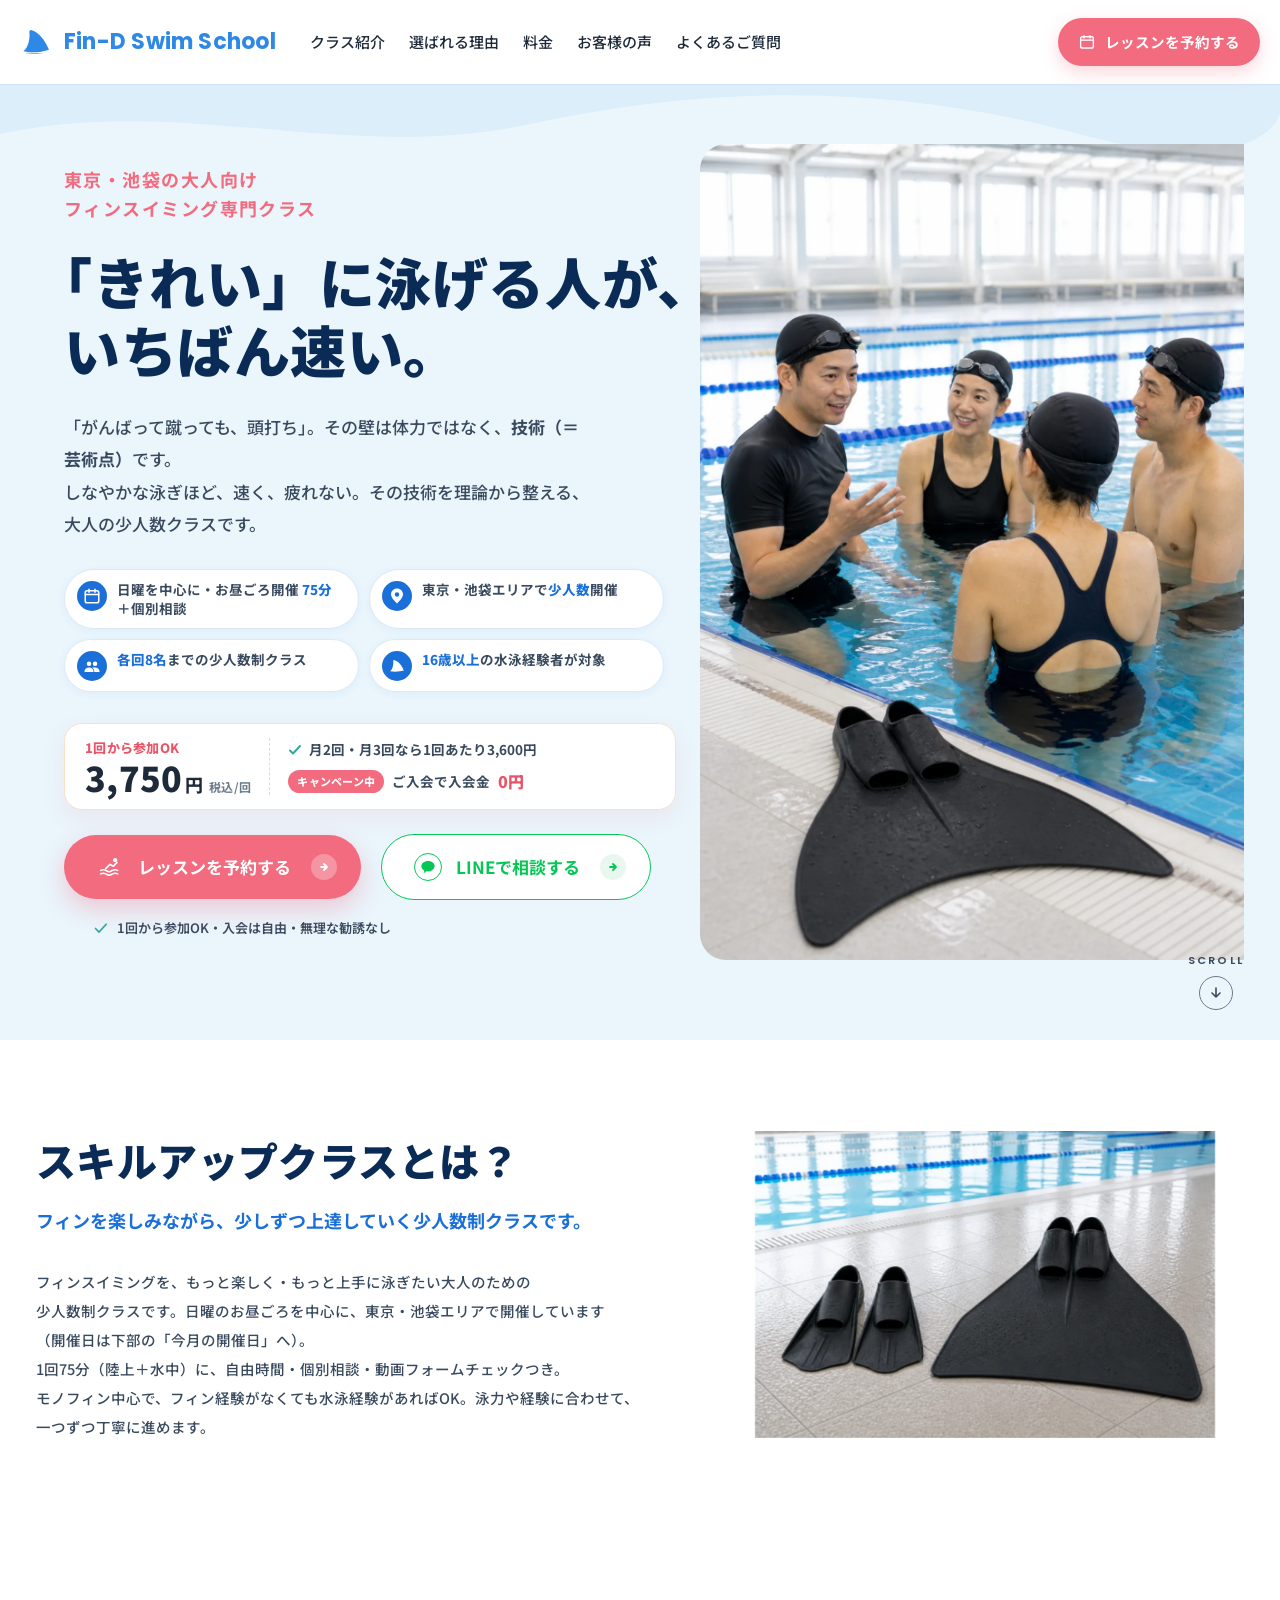
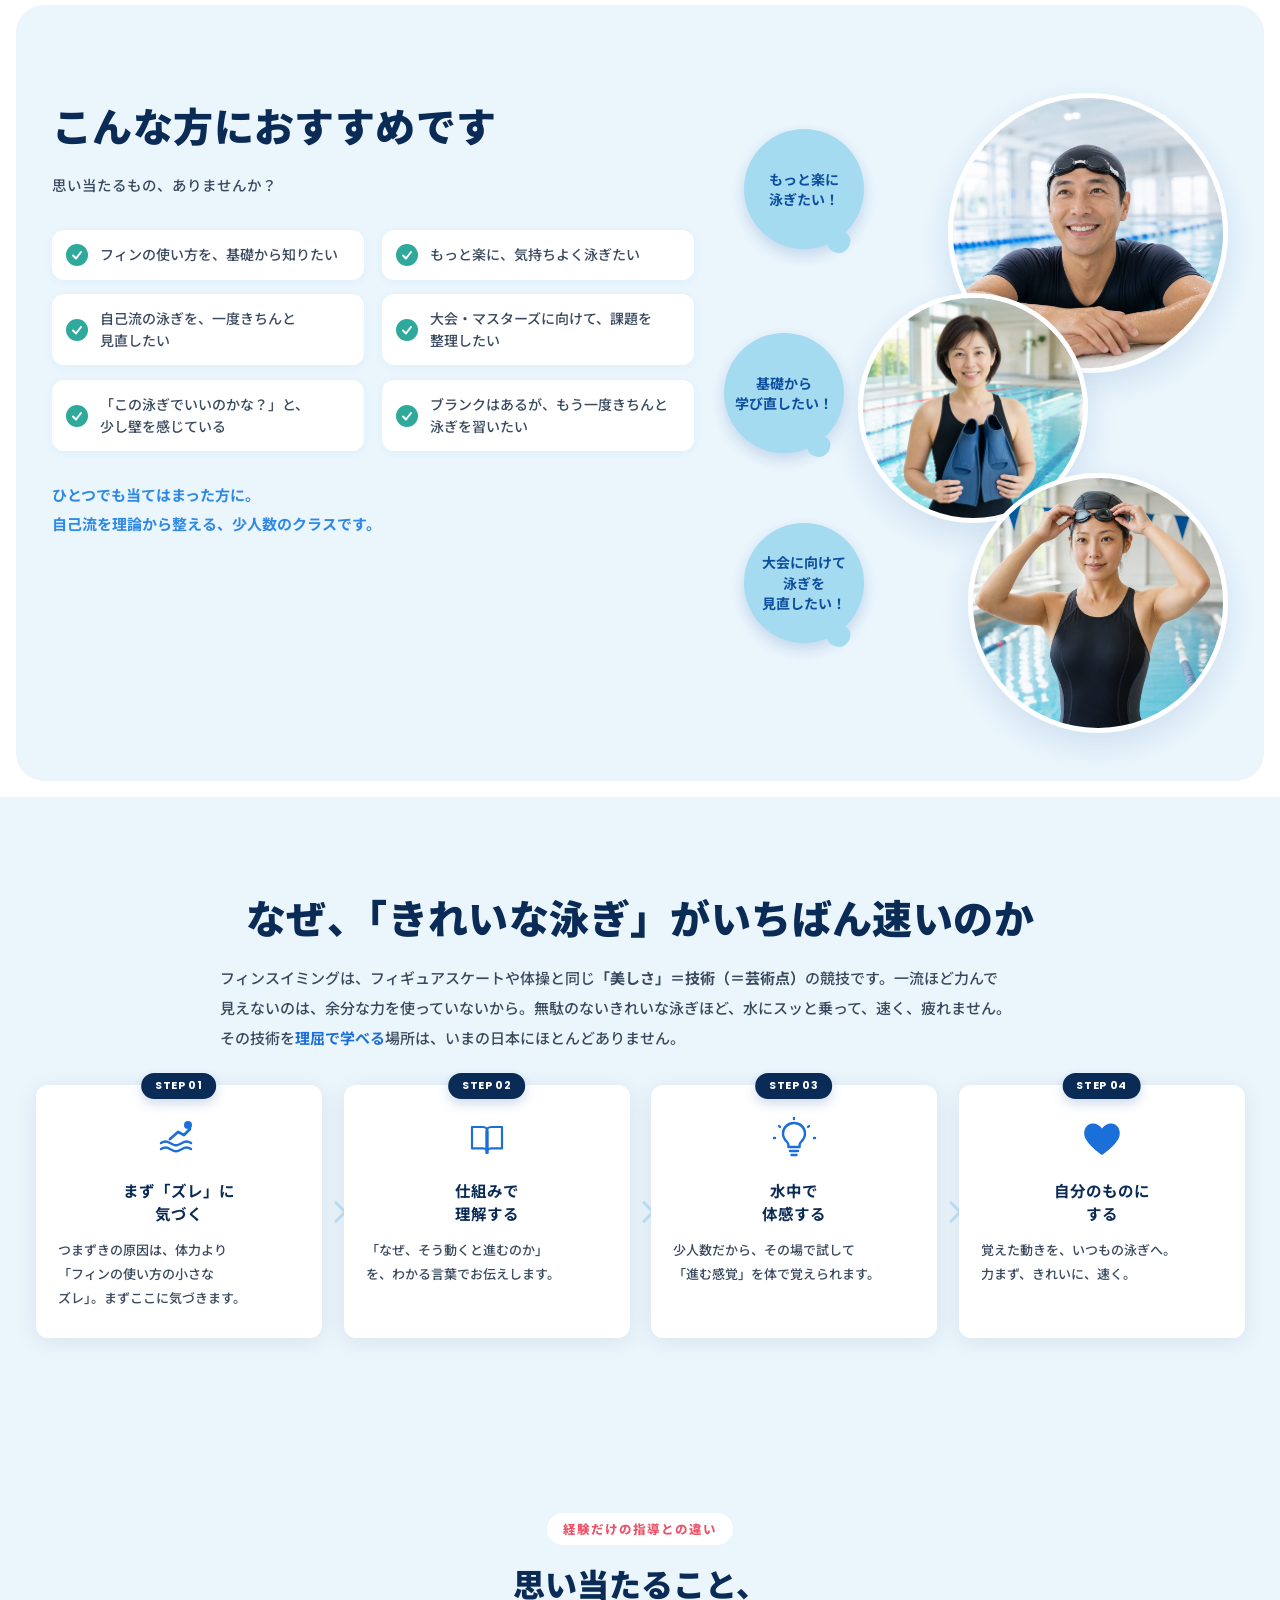
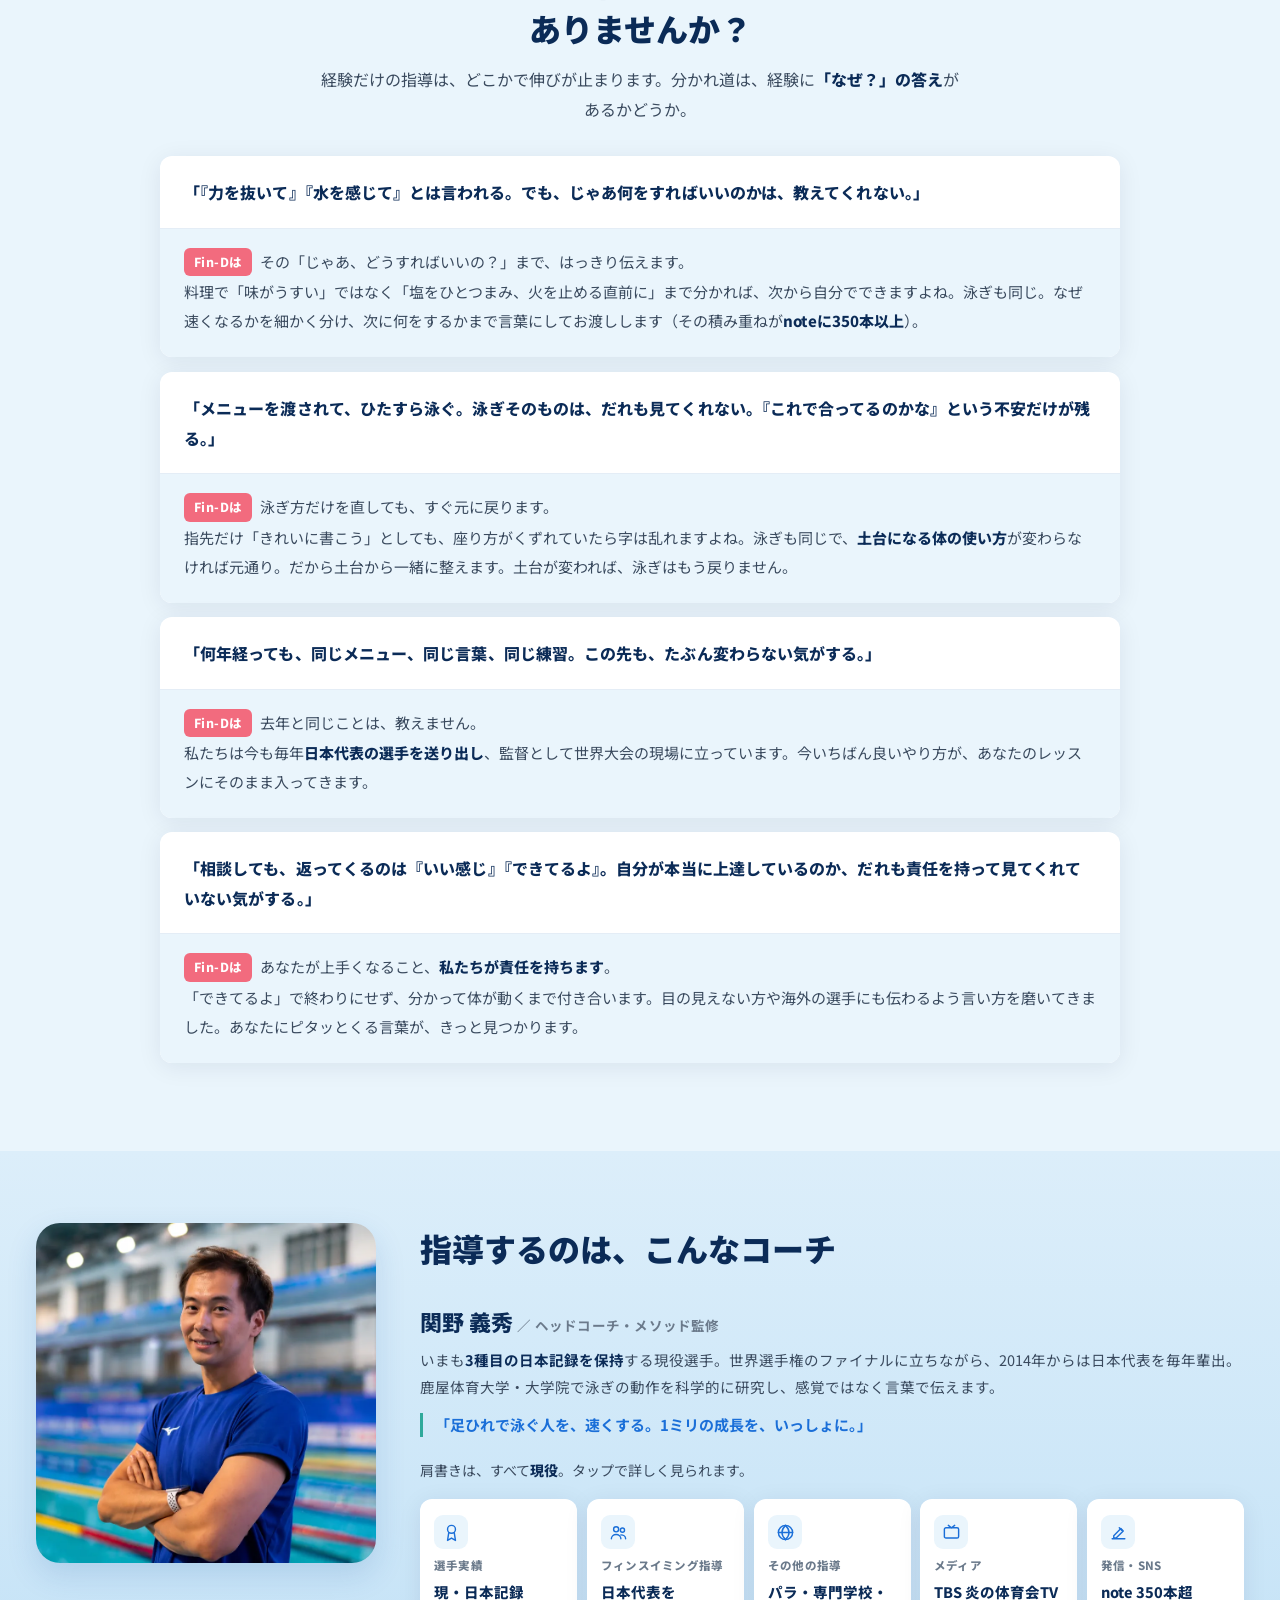
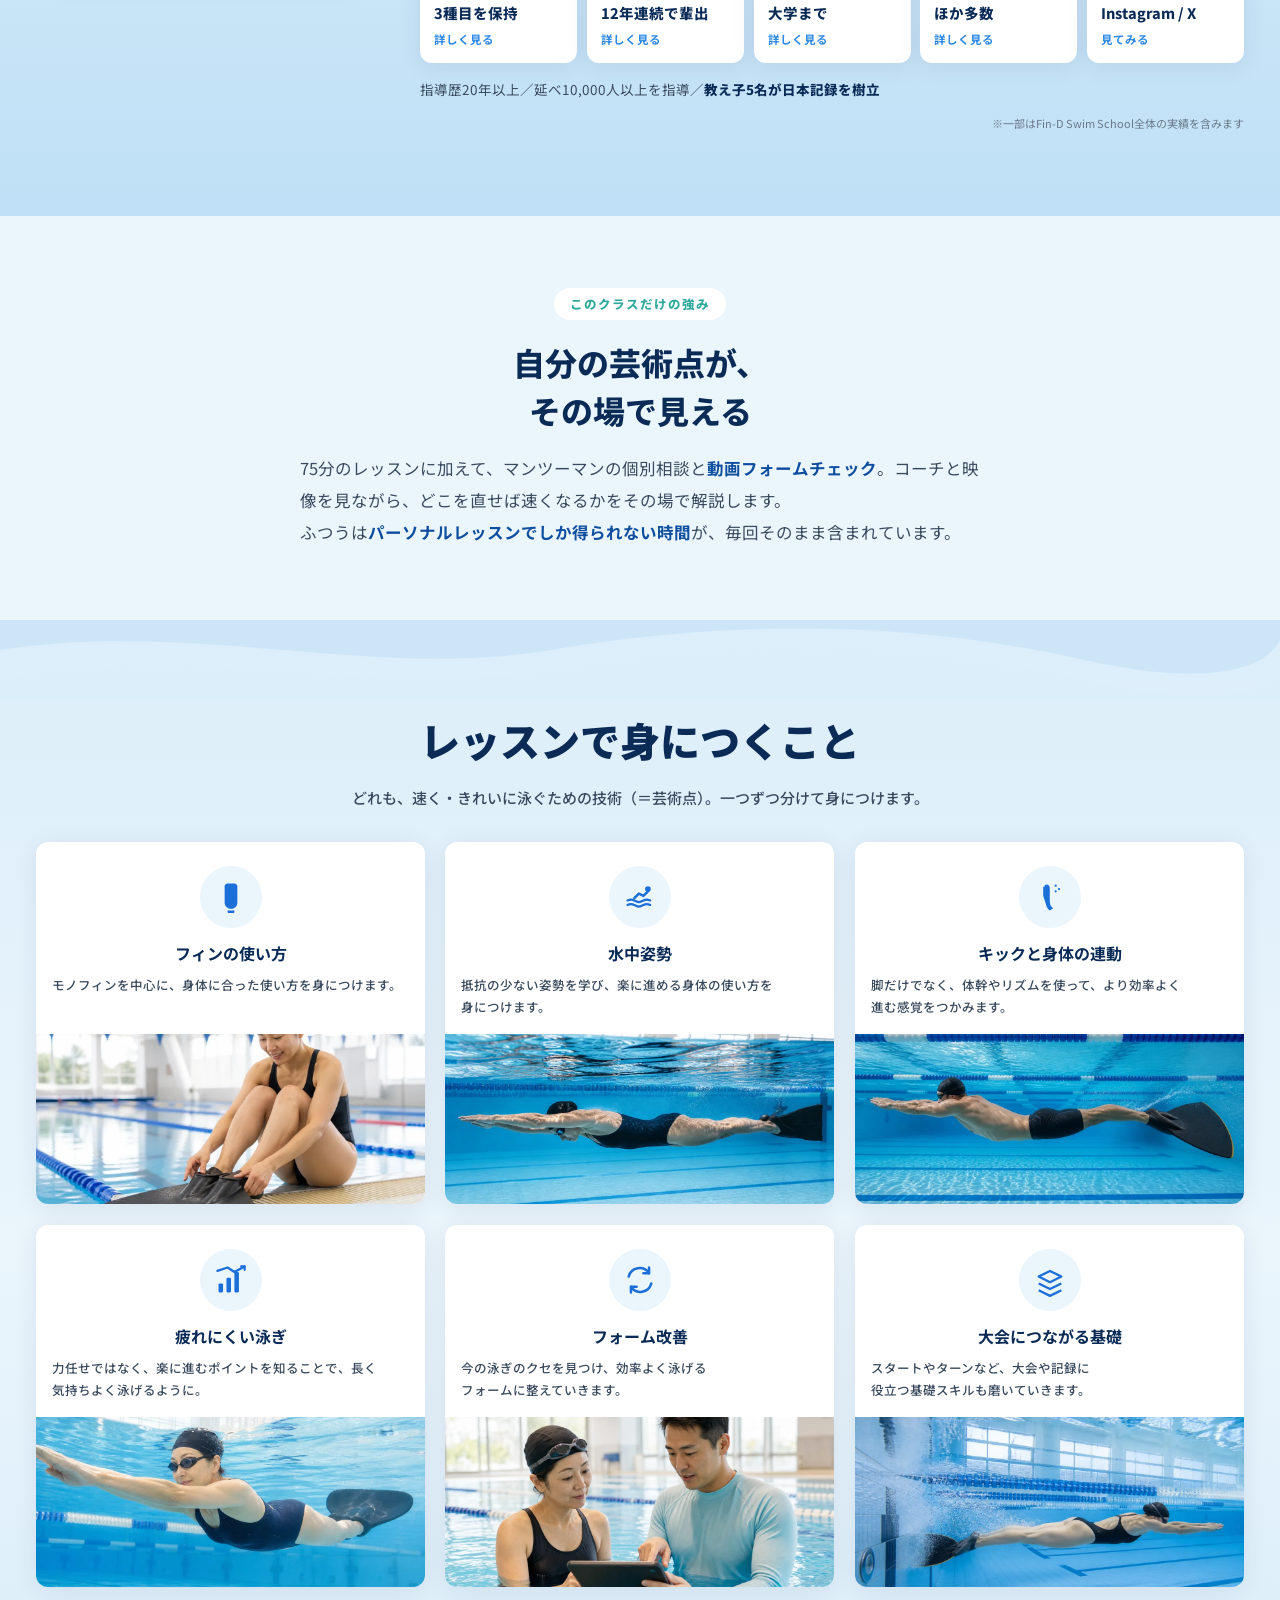
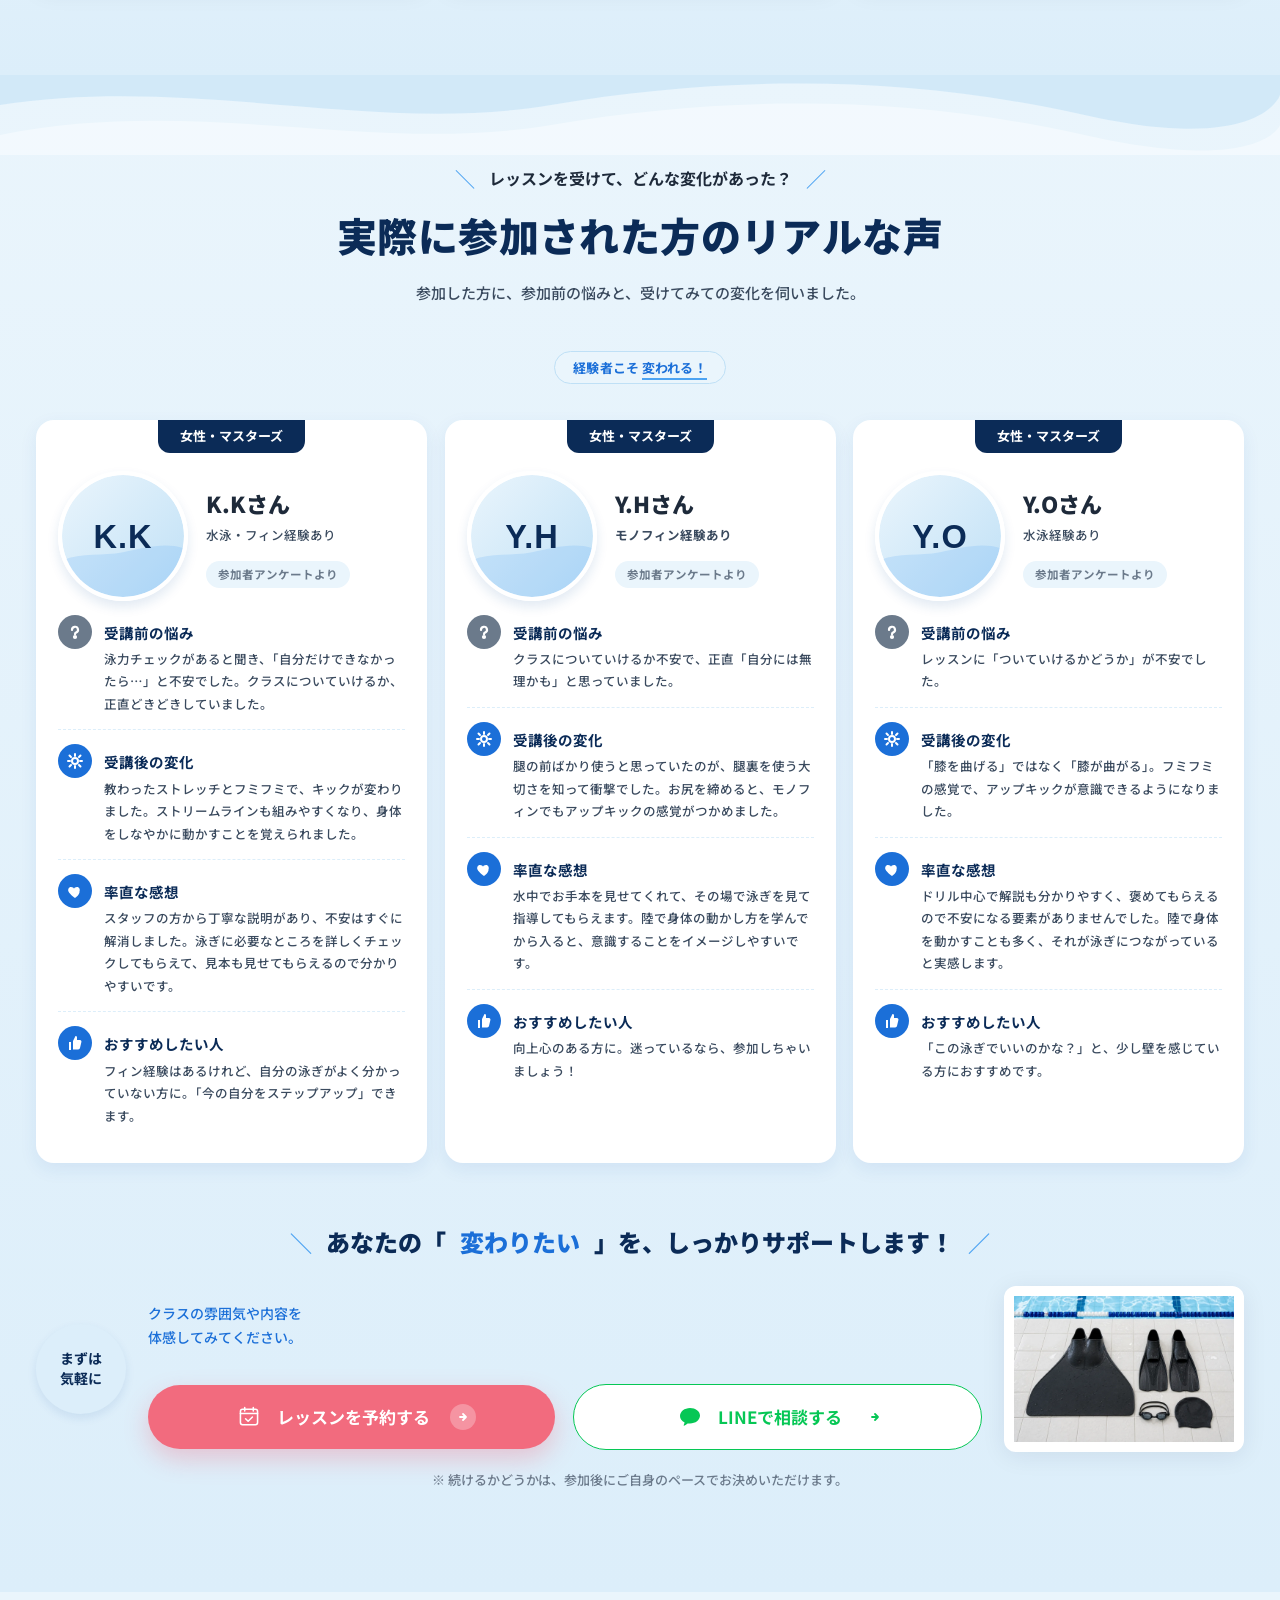
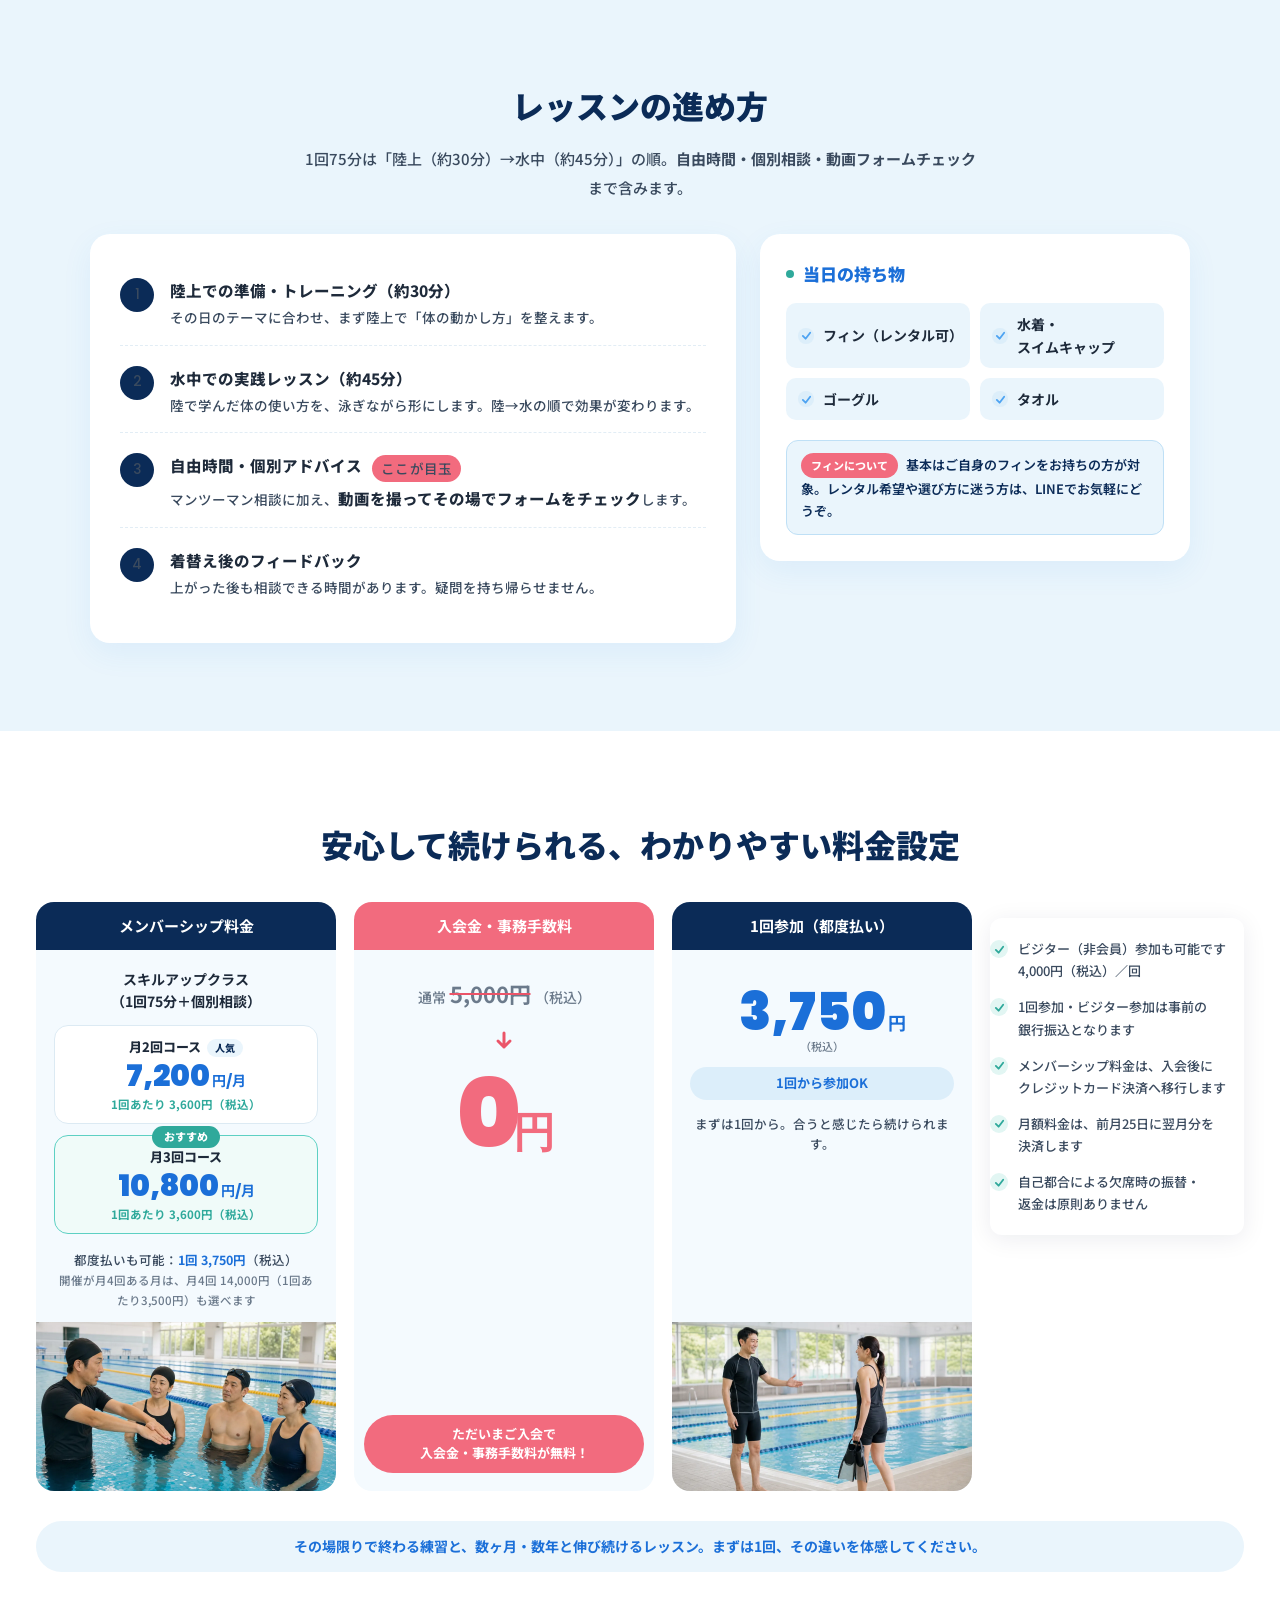
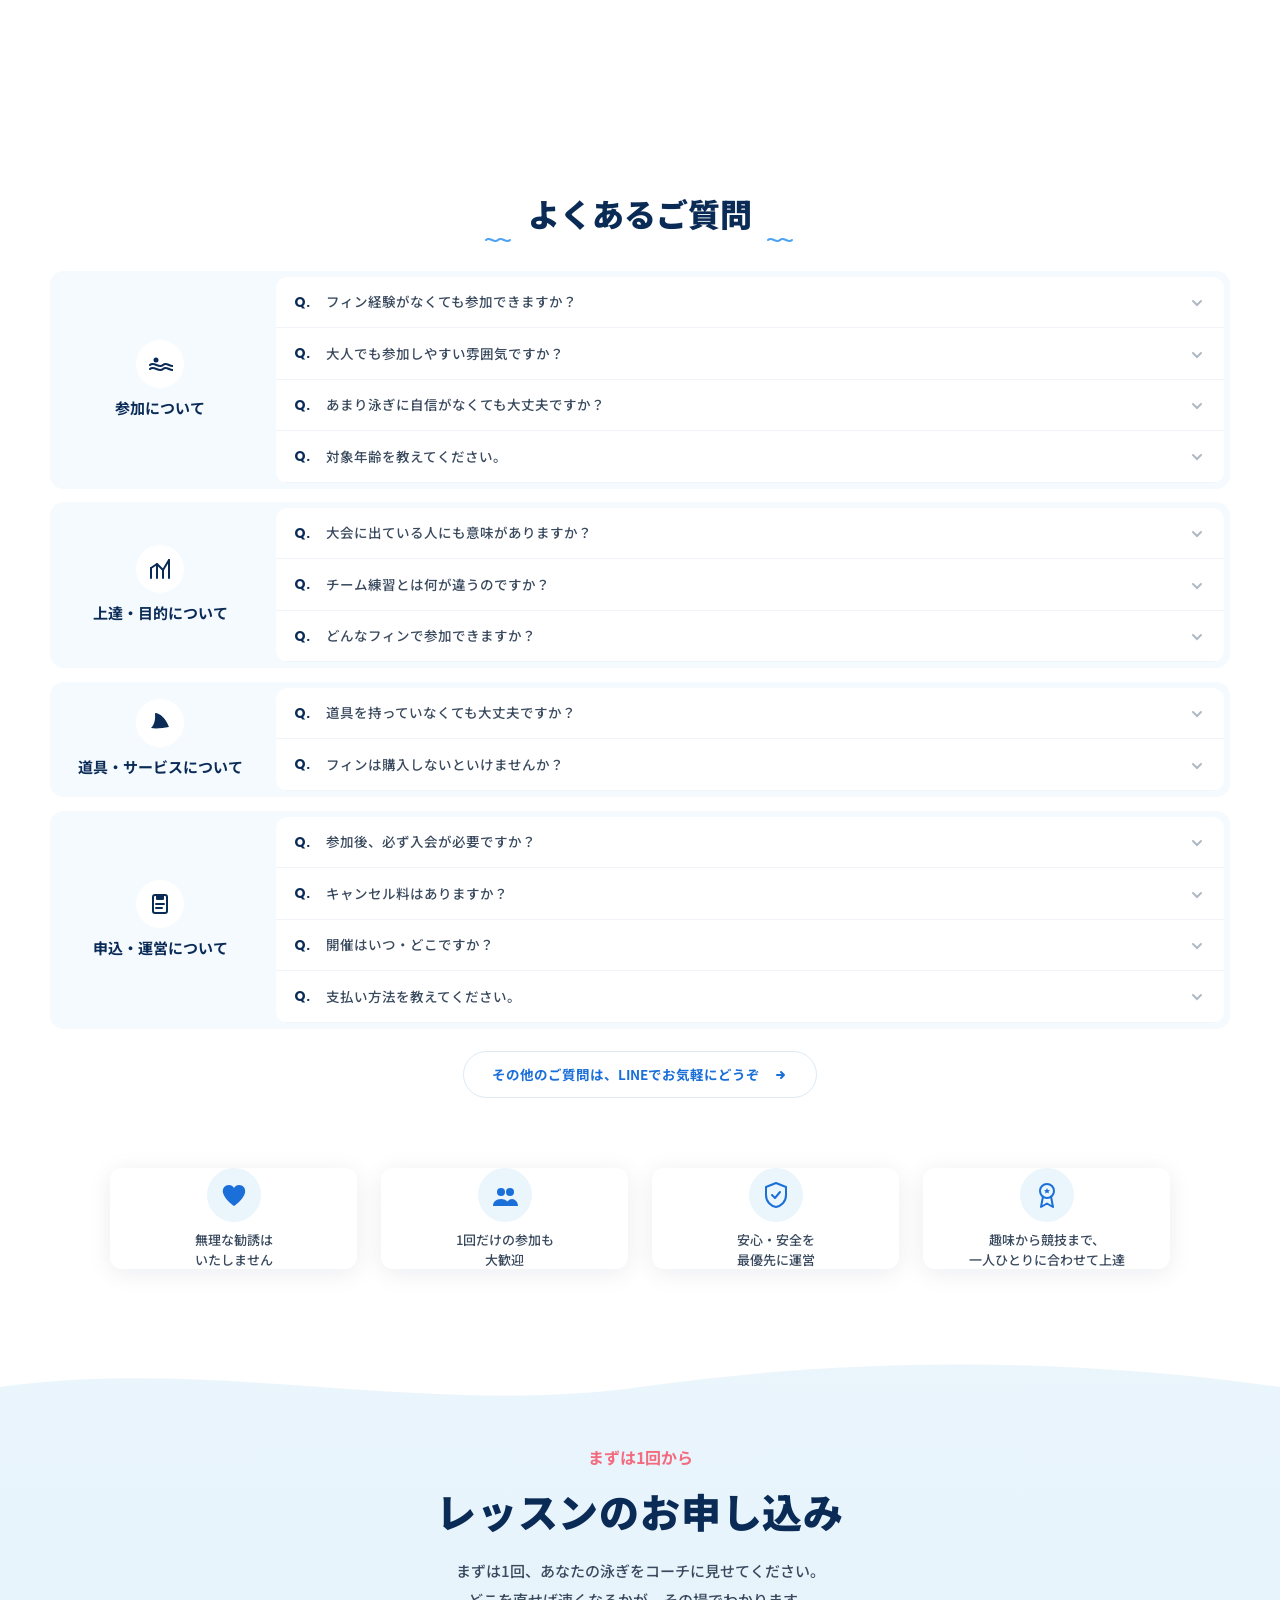
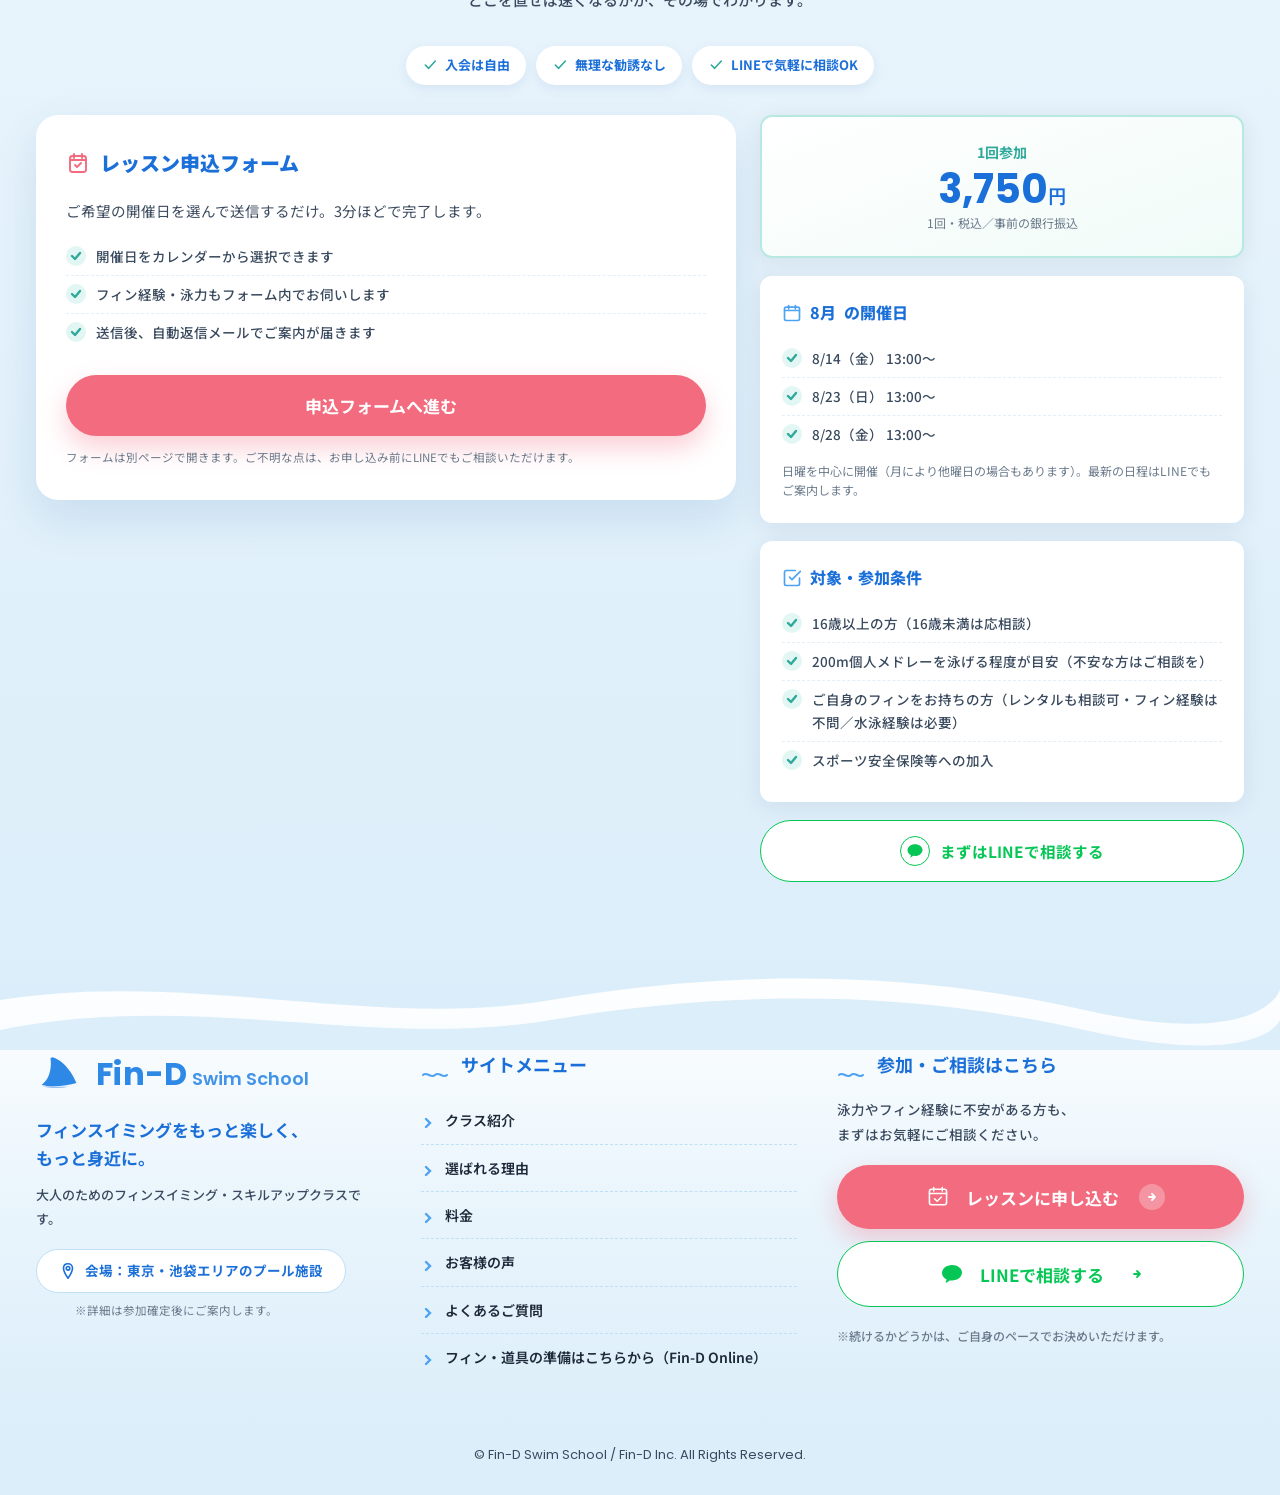
<file: index.html>
<!doctype html>
<html lang="ja">
<head>
<meta charset="utf-8" />
<meta name="viewport" content="width=device-width,initial-scale=1" />
<title>フィンスイミング教室｜東京・池袋の大人向けスキルアップクラス｜Fin-D Swim School</title>
<meta name="description" content="東京・池袋のフィンスイミング教室。「きれいに泳げる人が、いちばん速い」——フィンスイミングは芸術点＝技術が問われる競技です。日本記録保持者のヘッドコーチが、自己流を理論で分解して整える16歳以上の少人数制クラス（各回8名）。日曜を中心に月数回、75分レッスン（陸上＋水中）＋動画フォームチェック・個別相談つき。" />
<meta name="keywords" content="フィンスイミング,フィンスイミング 教室,フィンスイミング 東京,フィンスイミング 池袋,フィンスイミング 大人,モノフィン,スキルアップ,Fin-D Swim School" />
<meta name="robots" content="index, follow" />
<link rel="canonical" href="https://yoshihire.github.io/findss-skillup/" />
<meta property="og:site_name" content="Fin-D Swim School" />
<meta property="og:title" content="フィンスイミング教室｜東京・池袋の大人向けスキルアップクラス｜Fin-D Swim School" />
<meta property="og:description" content="「きれいに泳げる人が、いちばん速い」。日本記録保持者のコーチが、芸術点＝技術を理論で分解して整える、東京・池袋の大人のフィンスイミング少人数クラス。動画フォームチェック＋個別相談つき。" />
<meta property="og:type" content="website" />
<meta property="og:url" content="https://yoshihire.github.io/findss-skillup/" />
<meta property="og:image" content="https://yoshihire.github.io/findss-skillup/project/assets/fv-photo.webp" />
<meta property="og:locale" content="ja_JP" />
<meta name="twitter:card" content="summary_large_image" />
<meta name="twitter:title" content="フィンスイミング教室｜東京・池袋の大人向けスキルアップクラス｜Fin-D Swim School" />
<meta name="twitter:description" content="日本記録保持者のコーチが、芸術点＝技術を理論で分解して整える、東京・池袋の大人のフィンスイミング少人数クラス。" />
<meta name="twitter:image" content="https://yoshihire.github.io/findss-skillup/project/assets/fv-photo.webp" />
<script type="application/ld+json">
{
  "@context": "https://schema.org",
  "@graph": [
    {
      "@type": ["LocalBusiness", "SportsActivityLocation"],
      "@id": "https://yoshihire.github.io/findss-skillup/#organization",
      "name": "Fin-D Swim School スキルアップクラス",
      "description": "東京・池袋の大人向けフィンスイミング専門クラス。日本記録保持者のヘッドコーチが、自己流を理論で分解して整える少人数制レッスン。",
      "url": "https://yoshihire.github.io/findss-skillup/",
      "image": "https://yoshihire.github.io/findss-skillup/project/assets/fv-photo.webp",
      "sport": "フィンスイミング",
      "areaServed": { "@type": "City", "name": "東京・池袋" },
      "address": { "@type": "PostalAddress", "addressLocality": "豊島区", "addressRegion": "東京都", "addressCountry": "JP" },
      "priceRange": "¥3,600〜¥4,000",
      "sameAs": ["https://lin.ee/xF6GnbP", "https://fin-d.co.jp"]
    },
    {
      "@type": "Person",
      "@id": "https://yoshihire.github.io/findss-skillup/#coach",
      "name": "関野 義秀",
      "jobTitle": "ヘッドコーチ・メソッド監修",
      "worksFor": { "@id": "https://yoshihire.github.io/findss-skillup/#organization" },
      "award": [
        "フィンスイミング日本記録保持者（現・3種目：800mサーフィス／4×200mサーフィスリレー／短水路800mサーフィス）",
        "世界選手権ファイナリスト",
        "日本選手権 サーフィス種目メダリスト・大会MVP2年連続",
        "ジュニア日本代表監督（2017年〜）",
        "東京2020パラリンピック 水泳コーチ"
      ],
      "alumniOf": { "@type": "CollegeOrUniversity", "name": "鹿屋体育大学" },
      "knowsAbout": ["フィンスイミング", "モノフィン", "ドルフィンキック", "水中姿勢", "水泳技術指導"]
    },
    {
      "@type": "Course",
      "name": "フィンスイミング スキルアップクラス",
      "description": "16歳以上の水泳・フィン経験者向けの少人数制（各回8名）フィンスイミングレッスン。1回75分（陸上30分＋水中45分）に、自由時間・個別相談・動画フォームチェックつき。自己流を理論で分解して整えます。",
      "provider": { "@id": "https://yoshihire.github.io/findss-skillup/#organization" },
      "instructor": { "@id": "https://yoshihire.github.io/findss-skillup/#coach" },
      "educationalCredentialAwarded": "フィンスイミング技術の習得",
      "teaches": ["フィンの使い方", "水中姿勢", "キックと身体の連動", "疲れにくい泳ぎ", "フォーム改善"],
      "offers": [
        { "@type": "Offer", "name": "1回参加（都度払い）", "price": "3750", "priceCurrency": "JPY", "category": "都度払い" },
        { "@type": "Offer", "name": "月2回コース", "price": "7200", "priceCurrency": "JPY", "category": "月額" },
        { "@type": "Offer", "name": "月3回コース", "price": "10800", "priceCurrency": "JPY", "category": "月額" }
      ],
      "hasCourseInstance": {
        "@type": "CourseInstance",
        "courseMode": "Onsite",
        "courseWorkload": "PT75M",
        "location": {
          "@type": "Place",
          "name": "東京・池袋エリアの屋内プール",
          "address": { "@type": "PostalAddress", "addressLocality": "豊島区", "addressRegion": "東京都", "addressCountry": "JP" }
        }
      }
    },
    {
      "@type": "FAQPage",
      "mainEntity": [
        { "@type": "Question", "name": "フィン経験がなくても参加できますか？", "acceptedAnswer": { "@type": "Answer", "text": "フィン経験は問いませんが、一定の泳力（200m個人メドレーが目安）のある水泳経験者の方が対象です。フィンが初めての方も、水泳経験があればご参加いただけます。不安な方はLINEでご相談ください。" } },
        { "@type": "Question", "name": "大人でも参加しやすい雰囲気ですか？", "acceptedAnswer": { "@type": "Answer", "text": "はい、大人の参加者も多く、マスターズ世代の方まで幅広くご参加いただいています。" } },
        { "@type": "Question", "name": "大会に出ている人にも意味がありますか？", "acceptedAnswer": { "@type": "Answer", "text": "はい。自己流の泳ぎに限界を感じている方を、フォームの見直しや効率的な身体の使い方でサポートします。" } },
        { "@type": "Question", "name": "チーム練習とは何が違うのですか？", "acceptedAnswer": { "@type": "Answer", "text": "チーム練習は、決められたメニューを泳ぎ込むのが中心です。私たちは、その手前にある技術（フィンの使い方や姿勢、体の動かし方）を、なぜそうするのかまで含めて、一人ひとりに合わせて教えます。" } },
        { "@type": "Question", "name": "道具を持っていなくても大丈夫ですか？", "acceptedAnswer": { "@type": "Answer", "text": "基本はご自身のフィンをお持ちの方が対象ですが、レンタルもご用意できます。フィンスイミングが未経験の方やレンタルをご希望の方は、LINEでお気軽にご相談ください。水着・スイムキャップ・ゴーグル・タオルはご持参ください。" } },
        { "@type": "Question", "name": "フィンは購入しないといけませんか？", "acceptedAnswer": { "@type": "Answer", "text": "いいえ、レンタルもご用意できます。まずはレンタルで始めて、続けたくなったら、目的やレベルに合う一本の選び方をレッスンやLINEでご相談いただけます。" } },
        { "@type": "Question", "name": "あまり泳ぎに自信がなくても大丈夫ですか？", "acceptedAnswer": { "@type": "Answer", "text": "クラスは200m個人メドレーを泳げる程度が目安ですが、泳力に不安のある方も、まずはお気軽にご相談ください。一人ひとりのレベルに合わせて、少人数で丁寧に進めていきます。" } },
        { "@type": "Question", "name": "対象年齢を教えてください。", "acceptedAnswer": { "@type": "Answer", "text": "16歳以上の方を対象としています（16歳未満は応相談）。趣味で楽しみたい方からマスターズ競技を目指す方まで、幅広い年代にご参加いただいています。" } },
        { "@type": "Question", "name": "どんなフィンで参加できますか？", "acceptedAnswer": { "@type": "Answer", "text": "モノフィンを中心に指導しています（ビーフィンにも対応）。お持ちのフィンに合わせてサポートします。" } },
        { "@type": "Question", "name": "参加後、必ず入会が必要ですか？", "acceptedAnswer": { "@type": "Answer", "text": "いいえ、参加後に続けるかどうかは自由です。ご自身のペースでお決めいただけます。" } },
        { "@type": "Question", "name": "キャンセル料はありますか？", "acceptedAnswer": { "@type": "Answer", "text": "開催日の1週間前以降は50%、前日・当日は100%のキャンセル料をいただきます。前日までのご連絡で1回まで日程変更が可能です。1回参加・ビジター参加は事前のお振込です。" } },
        { "@type": "Question", "name": "開催はいつ・どこですか？", "acceptedAnswer": { "@type": "Answer", "text": "日曜日のお昼ごろを中心に、東京・池袋エリアで開催しています。施設の都合により、月によっては日曜以外の曜日になる場合もあります（最新は「今月の開催日」やLINEでご確認ください）。1回75分（陸上30分＋水中45分）＋自由時間・個別相談・動画フォームチェックつき。詳しい会場はお申し込み後にご案内します。" } },
        { "@type": "Question", "name": "支払い方法を教えてください。", "acceptedAnswer": { "@type": "Answer", "text": "1回参加・ビジター参加は事前の銀行振込です。メンバーシップ料金は、ご入会後にクレジットカード決済へ移行します。" } }
      ]
    }
  ]
}
</script>
<link rel="preconnect" href="https://fonts.googleapis.com" />
<link rel="preconnect" href="https://fonts.gstatic.com" crossorigin />
<link href="https://fonts.googleapis.com/css2?family=Noto+Sans+JP:wght@400;500;700;900&family=Poppins:wght@500;600;700&display=swap" rel="stylesheet" />
<style>
  :root{
    /* Brand palette — sampled from the supplied design comp */
    --blue-900:#0E4E9E;
    --blue-700:#1B6FD8;
    --blue-600:#2E89E6;
    --blue-500:#4DA3F2;
    --blue-200:#BFE0F6;
    --blue-100:#DCEEFA;
    --blue-50:#EAF5FC;
    /* Redesign Phase 1 — 権威のネイビー（見出し・数値のアンカー） */
    --navy-950:#081F3F;
    --navy-900:#0B2B57;
    --teal-500:#2FA99B; /* 大人化のため彩度を下げた達成/チェック色（旧 #36C2B2） */
    --teal-400:#5DD0C3;
    --yellow:#FFD046;
    --coral-500:#F26B7E;
    --coral-600:#EB5468;
    --line-green:#06C755;
    --ink-900:#1E2A3A;
    --ink-700:#3A4A5E;
    --ink-500:#6B7A8B;
    --ink-300:#AFB9C4;
    --white:#ffffff;
    /* Redesign Phase 1 — 形状・影の統一トークン */
    --radius:12px;
    --shadow:0 4px 24px rgba(8,31,63,.08);
  }
  *{box-sizing:border-box}
  /* overflow-x:clip (not hidden) keeps the body from becoming a scroll
     container, which would otherwise break position:sticky on the header */
  html,body{margin:0;padding:0; overflow-x:clip}
  /* anchor targets shouldn't be hidden behind the sticky header */
  section[id], div[id]{scroll-margin-top:96px}
  body{
    font-family:"Noto Sans JP","Hiragino Kaku Gothic ProN","Yu Gothic",sans-serif;
    color:var(--ink-900);
    background:#fff;
    -webkit-font-smoothing:antialiased;
    text-rendering:optimizeLegibility;
    line-height:1.6;
  }
  img{display:block;max-width:100%}
  a{color:inherit;text-decoration:none}

  /* ────────────────── HEADER ────────────────── */
  .site-header{
    position:sticky; top:0; z-index:50;
    background:#fff;
    height:84px;
    display:flex; align-items:center;
    padding:0 20px;
    box-shadow:0 1px 0 rgba(20,40,80,.05);
  }
  .header-inner{
    width:100%;
    max-width:1400px;
    margin:0 auto;
    display:flex; align-items:center; gap:26px;
  }
  .logo{
    display:flex; align-items:center; gap:10px;
    font-family:"Poppins","Noto Sans JP",sans-serif;
    font-weight:700;
    font-size:22px;
    letter-spacing:.01em;
    color:var(--blue-600);
    white-space:nowrap;
  }
  .logo svg{width:34px;height:34px;flex-shrink:0}
  .primary-nav{
    display:flex; align-items:center; gap:24px;
    margin-left:8px;
  }
  .primary-nav a{
    font-size:15px;
    font-weight:500;
    color:var(--ink-900);
    padding:8px 0;
    position:relative;
    transition:color .15s;
    white-space:nowrap;
  }
  .primary-nav a:hover{color:var(--blue-600)}
  .header-actions{
    margin-left:auto;
    display:flex; align-items:center; gap:14px;
  }
  .cta-pill{
    display:inline-flex; align-items:center; gap:9px;
    background:var(--blue-600);
    color:#fff;
    font-weight:700; font-size:14.5px;
    padding:12px 20px;
    border-radius:999px;
    box-shadow:0 6px 18px rgba(46,137,230,.28);
    transition:transform .15s, box-shadow .15s, background .15s;
    white-space:nowrap;
  }
  .cta-pill:hover{background:var(--blue-700); transform:translateY(-1px); box-shadow:0 10px 22px rgba(46,137,230,.32)}
  .cta-pill svg{width:18px;height:18px}
  .hamburger{
    display:flex; flex-direction:column; align-items:center;
    cursor:pointer;
    padding:6px 4px;
    background:none; border:0;
    color:var(--blue-600);
  }
  .hamburger .bars{
    width:30px; height:22px;
    display:flex; flex-direction:column; justify-content:space-between;
  }
  .hamburger .bars span{
    display:block; height:3px; background:var(--blue-600); border-radius:2px;
  }
  .hamburger .bars span:nth-child(2){width:80%}
  .hamburger small{
    font-family:"Poppins",sans-serif;
    font-size:10px; font-weight:600; letter-spacing:.12em;
    margin-top:4px; color:var(--blue-600);
  }
  .hamburger[aria-expanded="true"] .bars span:nth-child(1){transform:translateY(8px) rotate(45deg)}
  .hamburger[aria-expanded="true"] .bars span:nth-child(2){opacity:0}
  .hamburger[aria-expanded="true"] .bars span:nth-child(3){transform:translateY(-8px) rotate(-45deg)}
  .hamburger .bars span{transition:transform .25s, opacity .2s}

  /* Mobile menu drawer */
  .mobile-menu{
    position:fixed; top:84px; left:0; right:0;
    background:#fff;
    box-shadow:0 12px 24px rgba(20,80,160,.12);
    transform:translateY(-110%);
    transition:transform .3s ease-out, visibility .3s;
    z-index:49;
    padding:8px 0 16px;
    border-top:1px solid #EEF4F9;
    /* keep the drawer fully hidden when closed so its bottom CTA can't
       peek into the top of the viewport */
    visibility:hidden;
  }
  .mobile-menu.is-open{transform:translateY(0); visibility:visible}
  .mobile-menu ul{list-style:none; margin:0; padding:0}
  .mobile-menu li{border-bottom:1px solid #F0F5FA}
  .mobile-menu li:last-child{border-bottom:0}
  .mobile-menu a{
    display:flex; align-items:center; justify-content:space-between;
    padding:14px 24px;
    font-size:15px; font-weight:600;
    color:var(--ink-900);
  }
  .mobile-menu a::after{
    content:"";
    width:8px; height:8px;
    border-top:2px solid var(--blue-500);
    border-right:2px solid var(--blue-500);
    transform:rotate(45deg);
  }
  .mobile-menu .menu-cta{
    padding:16px 24px 0;
  }
  .mobile-menu .menu-cta a{
    justify-content:center;
    background:var(--blue-600); color:#fff;
    padding:14px;
    border-radius:999px;
    box-shadow:0 6px 14px rgba(46,137,230,.28);
  }
  .mobile-menu .menu-cta a::after{display:none}
  @media (max-width: 900px){
    .mobile-menu{top:72px}
  }

  /* ────────────────── HERO / FV ────────────────── */
  .hero{
    position:relative;
    background:var(--blue-50);
    overflow:hidden;
    min-height:760px;
  }
  .hero-inner{
    position:relative;
    max-width:1400px;
    margin:0 auto;
    padding:60px 36px 80px;
    display:grid;
    grid-template-columns: 1fr 1fr;
    gap:24px;
    align-items:center;
    min-height:760px;
  }

  /* Decorative top wave band */
  .deco-wave{
    position:absolute; left:0; right:0; top:0;
    height:90px;
    pointer-events:none;
    z-index:1;
  }
  .deco-wave svg{width:100%;height:100%}

  /* Floating fish + bubble decorations */
  .deco{position:absolute; pointer-events:none; z-index:2}
  .deco svg{width:100%;height:100%; display:block}
  .deco-fish-1{top:140px; left:60px; width:46px; height:30px; opacity:.55}
  .deco-fish-2{top:430px; left:38px; width:38px; height:24px; opacity:.5}
  .deco-fish-3{top:300px; left:540px; width:42px; height:28px; opacity:.45}
  .deco-fish-4{bottom:120px; left:50%; width:50px; height:32px; opacity:.4; transform:translateX(-80%)}
  .deco-fish-5{top:200px; right:38%; width:36px; height:24px; opacity:.5}
  .deco-bubble{border-radius:50%; background:#fff; opacity:.7}
  .b1{top:120px; left:140px; width:12px; height:12px; opacity:.85}
  .b2{top:175px; left:120px; width:8px; height:8px; opacity:.85}
  .b3{top:230px; left:170px; width:6px; height:6px; opacity:.8}
  .b4{top:480px; left:200px; width:10px; height:10px; opacity:.8}
  .b5{top:540px; left:240px; width:6px; height:6px; opacity:.75}
  .b6{top:660px; left:120px; width:14px; height:14px; opacity:.75}

  /* Left content column */
  .hero-content{
    position:relative; z-index:5;
    max-width:640px;
    padding-left:28px;
  }
  .eyebrow{
    display:inline-block;
    font-family:"Noto Sans JP",sans-serif;
    font-weight:700;
    font-size:18px;
    color:var(--blue-600);
    letter-spacing:.08em;
    margin-bottom:24px;
  }
  .hero-title{
    font-weight:900;
    font-size:64px;
    line-height:1.22;
    letter-spacing:.01em;
    color:var(--navy-900); /* Phase 2G: 見出しをnavyに統一（権威・コントラスト） */
    margin:0 0 28px;
  }
  .hero-title .accent-teal{color:var(--teal-500)}
  .hero-title .nowrap{white-space:nowrap}
  /* ── Reusable hand-drawn wavy yellow underline (matches design comp) ── */
  .wavy-underline{
    position:relative;
    display:inline-block;
  }
  .wavy-underline::after{
    content:"";
    position:absolute;
    left:-2px; right:-2px;
    bottom:-0.16em;
    height:0.30em;
    background:no-repeat center/100% 100%
      url("data:image/svg+xml;utf8,<svg xmlns='http://www.w3.org/2000/svg' viewBox='0 0 100 12' preserveAspectRatio='none'><path d='M1 7 Q 17 1.5 33 6 T 66 6 T 99 6.5' fill='none' stroke='%23FFD046' stroke-width='4' stroke-linecap='round'/></svg>");
    pointer-events:none;
  }
  /* ── Reusable 3-stroke "excitement" spark marks flanking headings
        (matches the diagonal triple-line motif in the design comp) ── */
  .spark-mark{
    display:inline-block; flex:0 0 auto;
    width:20px; height:26px;
    color:var(--blue-600);
    vertical-align:middle;
  }
  .spark-mark svg{width:100%; height:100%; display:block}
  .spark-mark.teal{color:var(--teal-500)}

  /* legacy alias still used by the hero markup */
  .hero-title .accent-underline{
    position:relative;
    display:inline-block;
  }
  .hero-title .accent-underline::after{
    content:"";
    position:absolute;
    left:-2px; right:-2px;
    bottom:-0.14em;
    height:0.30em;
    background:no-repeat center/100% 100%
      url("data:image/svg+xml;utf8,<svg xmlns='http://www.w3.org/2000/svg' viewBox='0 0 100 12' preserveAspectRatio='none'><path d='M1 7 Q 17 1.5 33 6 T 66 6 T 99 6.5' fill='none' stroke='%23FFD046' stroke-width='4' stroke-linecap='round'/></svg>");
    pointer-events:none;
  }
  .hero-lead{
    font-size:17px;
    line-height:1.9;
    color:var(--ink-700);
    margin:0 0 28px;
    font-weight:500;
  }
  .feature-pills{
    display:flex; flex-wrap:wrap; gap:14px;
    margin-bottom:32px;
  }
  .feature-pill{
    display:inline-flex; align-items:center; gap:10px;
    background:#fff;
    border:1.5px solid #DCE9F3;
    border-radius:999px;
    padding:10px 20px 10px 14px;
    font-size:13.5px; font-weight:700;
    color:var(--ink-700);
    line-height:1.4;
    box-shadow:0 2px 8px rgba(46,137,230,.06);
  }
  .feature-pill .ic{
    width:30px; height:30px; border-radius:50%;
    display:flex; align-items:center; justify-content:center;
    color:#fff; flex-shrink:0;
  }
  .feature-pill .ic svg{width:18px; height:18px}
  .ic-people{background:#FFB940}
  .ic-heart{background:#F26B7E}
  .ic-fin{background:var(--blue-500)}
  .ic-cal{background:var(--teal-500)}
  .ic-pin{background:#F26B7E}

  /* Hero fact bar (logistics at a glance — replaces redundant benefit pills) */
  .hero-facts .feature-pill{align-items:flex-start; padding:10px 18px 10px 12px}
  .hero-facts .feature-pill .ic{margin-top:1px}
  .hero-facts b{color:var(--blue-700); font-weight:800}

  /* Hero offer card — surfaces the trial price + June campaign */
  .hero-offer{
    display:flex; align-items:center; gap:18px; flex-wrap:wrap;
    background:#fff;
    border:1.5px solid #FBE0C4;
    border-radius:18px;
    padding:14px 20px;
    margin-bottom:24px;
    box-shadow:0 8px 22px rgba(242,107,126,.10);
  }
  .hero-offer .ho-main{
    display:flex; flex-direction:column; gap:2px;
    padding-right:18px; border-right:1.5px dashed #EAD7C4;
  }
  .hero-offer .ho-label{font-size:13px; font-weight:800; color:var(--coral-600); letter-spacing:.02em}
  .hero-offer .ho-amount{font-size:34px; font-weight:900; color:var(--ink-900); line-height:1; letter-spacing:.01em}
  .hero-offer .ho-yen{font-size:18px; font-weight:800; margin-left:2px}
  .hero-offer .ho-tax{font-size:12px; font-weight:700; color:var(--ink-500); margin-left:6px}
  .hero-offer .ho-side{display:flex; flex-direction:column; gap:8px}
  .hero-offer .ho-incl{display:inline-flex; align-items:center; gap:7px; font-size:13.5px; font-weight:700; color:var(--ink-700)}
  .hero-offer .ho-incl svg{width:14px; height:14px; color:var(--teal-500); flex-shrink:0}
  .hero-offer .ho-camp{display:inline-flex; align-items:center; gap:8px; font-size:13.5px; font-weight:700; color:var(--ink-700)}
  .hero-offer .ho-camp b{color:var(--coral-600); font-size:16px; font-weight:900}
  .hero-offer .ho-camp-badge{
    display:inline-block; background:var(--coral-500); color:#fff;
    font-size:11px; font-weight:800; padding:3px 9px; border-radius:999px; letter-spacing:.02em;
  }

  .hero-ctas{
    display:flex; flex-wrap:wrap; gap:20px;
    align-items:center;
  }
  .btn{
    display:inline-flex; align-items:center; gap:14px;
    padding:18px 32px;
    border-radius:999px;
    font-weight:700;
    font-size:17px;
    transition:transform .15s, box-shadow .15s, background .15s;
    cursor:pointer;
    border:0;
  }
  .btn-coral{
    background:var(--coral-500);
    color:#fff;
    box-shadow:0 10px 24px rgba(242,107,126,.32);
    padding-right:24px;
  }
  .btn-coral:hover{background:var(--coral-600); transform:translateY(-1px); box-shadow:0 14px 28px rgba(242,107,126,.38)}
  .btn-line{
    background:#fff;
    color:var(--blue-700);
    border:2px solid var(--blue-200);
    padding-right:24px;
  }
  .btn-line:hover{border-color:var(--blue-500); transform:translateY(-1px)}
  .btn .ic-btn{
    width:28px; height:28px;
    display:inline-flex; align-items:center; justify-content:center;
    color:#fff;
  }
  .btn .ic-btn svg{width:24px; height:24px}
  .btn-coral .ic-btn{color:#fff}
  .btn-line .ic-btn{
    width:28px; height:28px;
    background:var(--line-green);
    border-radius:50%;
    color:#fff;
  }
  .btn-line .ic-btn svg{width:16px; height:16px}
  .btn .arrow{
    width:26px; height:26px; border-radius:50%;
    background:rgba(255,255,255,.28);
    display:inline-flex; align-items:center; justify-content:center;
    margin-left:6px;
  }
  .btn-line .arrow{background:var(--blue-100); color:var(--blue-700)}
  .btn .arrow svg{width:12px; height:12px}

  /* Right photo column */
  .hero-photo{
    position:relative; z-index:3;
    align-self:stretch;
    height:100%;
    min-height:680px;
    display:flex;
    align-items:stretch;
    justify-content:flex-end;
  }
  .hero-photo-frame{
    position:relative;
    width:100%;
    height:100%;
    min-height:680px;
    /* Smooth concave/convex curved left edge that bulges toward the text
       column at mid-height — matches the design comp. clip-path keeps the
       top/bottom corners full instead of cropping them into an oval. */
    -webkit-clip-path: ellipse(118% 96% at 100% 50%);
            clip-path: ellipse(118% 96% at 100% 50%);
    border-top-left-radius: 26px;
    border-bottom-left-radius: 26px;
    overflow:hidden;
  }
  .hero-photo-frame img{
    width:100%; height:100%;
    object-fit:cover;
    object-position:center;
  }

  /* Scroll indicator */
  .scroll-indicator{
    position:absolute;
    right:36px;
    bottom:30px;
    z-index:6;
    display:flex; flex-direction:column; align-items:center;
    gap:6px;
    color:var(--ink-700);
  }
  .scroll-indicator small{
    font-family:"Poppins",sans-serif;
    font-size:11px; font-weight:600; letter-spacing:.2em;
  }
  .scroll-indicator .circ{
    width:34px; height:34px; border:1.5px solid var(--ink-500);
    border-radius:50%;
    display:flex; align-items:center; justify-content:center;
    animation:bob 1.8s ease-in-out infinite;
  }
  .scroll-indicator .circ svg{width:14px; height:14px}
  @keyframes bob{
    0%,100%{transform:translateY(0)}
    50%{transform:translateY(6px)}
  }

  /* ════════════════════════════════════════════════════
     SECTION ⑪  参加までの流れ + FAQ + 下部CTA
     ════════════════════════════════════════════════════ */
  .flow-section{
    position:relative;
    background:#fff;
    padding:84px 36px 84px;
    overflow:hidden;
  }
  .flow-inner{max-width:1240px; margin:0 auto; position:relative}

  /* Top header row with photos on the sides */
  .flow-top{
    display:grid;
    grid-template-columns: 280px 1fr 240px;
    gap:30px;
    align-items:flex-start;
    margin-bottom:40px;
    position:relative;
  }
  .flow-top-img{
    width:280px;
    overflow:hidden;
    border-radius: 50% 50% 50% 50% / 50% 50% 35% 50%;
  }
  .flow-top-img img{width:100%; height:auto; display:block}
  .flow-top-img.right{
    width:240px;
    border-radius: 50%;
    align-self:start;
    margin-top:0;
  }
  .flow-head{
    text-align:center;
  }
  .flow-eyebrow{
    display:inline-block;
    color:var(--coral-500);
    font-weight:700; font-size:18px;
    margin:0 0 8px;
  }
  .flow-title{
    font-size:50px;
    font-weight:900;
    color:var(--blue-700);
    margin:0 0 16px;
    letter-spacing:.02em;
  }
  .flow-title .accent{color:var(--teal-500)}
  .flow-sub{
    font-size:14.5px;
    color:var(--ink-700);
    line-height:1.9;
    margin:0;
    font-weight:500;
  }

  /* 6-step row */
  .flow-steps{
    display:grid;
    grid-template-columns: repeat(4, 1fr); /* Phase 2F: 6→4ステップ */
    gap:14px;
    margin-bottom:18px;
  }
  .flow-step{
    background:#F4FAFE;
    border-radius:14px;
    padding:36px 14px 18px;
    text-align:center;
    position:relative;
  }
  .flow-step .step-num{
    position:absolute;
    top:-16px; left:50%; transform:translateX(-50%);
    width:32px; height:32px; border-radius:50%;
    color:#fff;
    font-family:"Poppins",sans-serif;
    font-weight:700; font-size:15px;
    display:flex; align-items:center; justify-content:center;
    box-shadow:0 4px 8px rgba(0,0,0,.1);
    z-index:10;
  }
  .flow-step.is-1 .step-num{background:#F26B7E}
  .flow-step.is-2 .step-num{background:#4DA3F2}
  .flow-step.is-3 .step-num{background:#3AB570}
  .flow-step.is-4 .step-num{background:#FFB940}
  .flow-step.is-5 .step-num{background:#36C2B2}
  .flow-step.is-6 .step-num{background:#A887DA}
  .flow-step .step-ic{
    width:54px; height:54px;
    border-radius:50%;
    background:#fff;
    display:flex; align-items:center; justify-content:center;
    margin:0 auto 12px;
  }
  .flow-step .step-ic svg{width:30px; height:30px}
  .flow-step.is-1 .step-ic{background:#FFE2E6} .flow-step.is-1 .step-ic svg{color:#F26B7E}
  .flow-step.is-2 .step-ic{background:#DCEEFA} .flow-step.is-2 .step-ic svg{color:#4DA3F2}
  .flow-step.is-3 .step-ic{background:#D6F0DD} .flow-step.is-3 .step-ic svg{color:#3AB570}
  .flow-step.is-4 .step-ic{background:#FFE9C8} .flow-step.is-4 .step-ic svg{color:#FFB940}
  .flow-step.is-5 .step-ic{background:#D7F2EE} .flow-step.is-5 .step-ic svg{color:#36C2B2}
  .flow-step.is-6 .step-ic{background:#E9DEF7} .flow-step.is-6 .step-ic svg{color:#A887DA}
  .flow-step h4{
    margin:0 0 10px;
    font-size:14px; font-weight:700;
    color:var(--ink-900);
  }
  .flow-step.is-1 h4{color:#F26B7E}
  .flow-step.is-2 h4{color:#4DA3F2}
  .flow-step.is-3 h4{color:#3AB570}
  .flow-step.is-4 h4{color:#FFB940}
  .flow-step.is-5 h4{color:#36C2B2}
  .flow-step.is-6 h4{color:#A887DA}
  .flow-step p{
    margin:0;
    font-size:11.5px;
    line-height:1.7;
    color:var(--ink-700);
    font-weight:500;
  }
  .flow-arrow{
    position:absolute;
    right:-9px; top:60px;
    width:18px; height:18px;
    color:var(--ink-300);
    z-index:2;
  }
  .flow-step:last-child .flow-arrow{display:none}

  .flow-note{
    margin:8px auto 0;
    background:#EAF5FC;
    border-radius:999px;
    padding:12px 24px;
    text-align:center;
    color:var(--blue-700);
    font-weight:700; font-size:14px;
    display:inline-flex; align-items:center; gap:14px;
    width:fit-content;
    max-width:100%;
  }
  .flow-note .heart{color:var(--coral-500); width:20px; height:20px}
  .flow-note .fish{color:var(--blue-500); width:22px; height:14px}

  .flow-note-wrap{text-align:center; margin-bottom:50px}

  /* App subsection */
  .app-section{
    background:#F4FAFE;
    border-radius:24px;
    padding:40px 40px 30px;
    margin:50px 0;
    position:relative;
    overflow:hidden;
  }
  .app-inner{
    display:grid;
    grid-template-columns: 1.1fr .9fr;
    gap:30px;
    align-items:center;
  }
  .app-eyebrow{
    display:inline-flex; align-items:center; gap:10px;
    color:var(--teal-500);
    font-weight:700; font-size:16px;
    margin:0 0 12px;
  }
  .app-eyebrow .dec{font-size:18px; color:var(--teal-500)}
  .app-title{
    margin:0 0 16px;
    font-size:32px; font-weight:900;
    color:var(--blue-700);
    line-height:1.4;
  }
  .app-lead{
    font-size:14px; color:var(--ink-700);
    line-height:1.9; margin:0 0 22px;
    font-weight:500;
  }
  .app-feats{
    display:grid;
    grid-template-columns:1fr 1fr;
    gap:18px 24px;
  }
  .app-feat{
    display:flex; gap:12px;
    align-items:flex-start;
  }
  .app-feat .af-ic{
    width:44px; height:44px; border-radius:12px;
    display:flex; align-items:center; justify-content:center;
    color:#fff; flex-shrink:0;
  }
  .app-feat .af-ic svg{width:22px; height:22px}
  .app-feat.is-blue .af-ic{background:#4DA3F2}
  .app-feat.is-teal .af-ic{background:#36C2B2}
  .app-feat.is-purple .af-ic{background:#A887DA}
  .app-feat.is-pink .af-ic{background:#F26B7E}
  .app-feat h5{
    margin:0 0 4px;
    font-size:13.5px; font-weight:700;
    color:var(--ink-900);
  }
  .app-feat.is-blue h5{color:#4DA3F2}
  .app-feat.is-teal h5{color:#36C2B2}
  .app-feat.is-purple h5{color:#A887DA}
  .app-feat.is-pink h5{color:#F26B7E}
  .app-feat p{
    margin:0;
    font-size:11.5px; line-height:1.65;
    color:var(--ink-700);
    font-weight:500;
  }

  .app-screens{
    position:relative;
    height:420px;
    display:flex; justify-content:center; align-items:center;
  }
  .app-phone{
    position:absolute;
    left:6%; top:28px;
    width:200px;
    z-index:2;
    transform:rotate(-2deg);
    filter:drop-shadow(0 10px 20px rgba(20,80,160,.15));
  }
  .app-tablet{
    position:absolute;
    right:0; top:0;
    width:320px;
    z-index:1;
    transform:rotate(3deg);
    filter:drop-shadow(0 12px 24px rgba(20,80,160,.15));
  }
  .app-section::before{
    content:""; position:absolute; left:-30px; bottom:-30px;
    width:100px; height:100px;
    border:8px solid #DCEEFA;
    border-radius:50%;
    opacity:.8;
  }
  .app-section .deco-spark{
    position:absolute; right:32%; top:14px;
    width:30px; height:30px;
    color:var(--yellow);
  }
  .app-section .deco-spark svg{width:100%; height:100%}
  .app-section .imageis{
    position:absolute; left:30px; bottom:18px;
    font-size:11px; color:var(--ink-500);
  }

  /* FAQ */
  .faq-section{
    padding:40px 0 40px;
  }
  .faq-title{
    text-align:center;
    font-size:28px;
    font-weight:900;
    color:var(--blue-700);
    margin:0 0 28px;
    display:flex; align-items:center; justify-content:center; gap:14px;
  }
  .faq-title .dec{color:var(--blue-500); width:30px; height:14px}

  .faq-grid{
    display:flex; flex-direction:column;
    gap:14px;
    max-width:1180px; margin:0 auto;
  }
  .faq-cat{
    display:grid;
    grid-template-columns: 220px 1fr;
    background:#F4FAFE;
    border-radius:14px;
    overflow:hidden;
    align-items:stretch;
  }
  .faq-cat-head{
    display:flex; flex-direction:column; align-items:center; justify-content:center;
    gap:8px;
    padding:14px;
    text-align:center;
  }
  .faq-cat-head .fc-ic{
    width:48px; height:48px; border-radius:50%;
    background:#fff;
    display:flex; align-items:center; justify-content:center;
  }
  .faq-cat-head .fc-ic svg{width:26px; height:26px}
  .faq-cat.is-blue .fc-ic svg{color:#4DA3F2}
  .faq-cat.is-teal .fc-ic svg{color:#36C2B2}
  .faq-cat.is-green .fc-ic svg{color:#3AB570}
  .faq-cat.is-purple .fc-ic svg{color:#A887DA}
  .faq-cat-head h5{
    margin:0;
    font-size:15px; font-weight:700;
    color:var(--ink-900);
  }
  .faq-cat.is-blue .faq-cat-head h5{color:#4DA3F2}
  .faq-cat.is-teal .faq-cat-head h5{color:#36C2B2}
  .faq-cat.is-green .faq-cat-head h5{color:#3AB570}
  .faq-cat.is-purple .faq-cat-head h5{color:#A887DA}
  .faq-items{
    background:#fff;
    border-radius:12px;
    margin:6px;
    overflow:hidden;
  }
  .faq-item{
    display:flex; align-items:center; gap:14px;
    padding:14px 18px;
    border-bottom:1px solid #F0F4F8;
    cursor:pointer;
    transition:background .15s;
  }
  .faq-item:last-child{border-bottom:0}
  .faq-item:hover{background:#F8FAFC}
  .faq-item .q-mark{
    font-family:"Poppins",sans-serif;
    color:#4DA3F2;
    font-weight:700;
    font-size:14px;
    width:18px; flex-shrink:0;
  }
  .faq-cat.is-teal  .faq-item .q-mark{color:#36C2B2}
  .faq-cat.is-green .faq-item .q-mark{color:#3AB570}
  .faq-cat.is-purple .faq-item .q-mark{color:#A887DA}
  .faq-item .q-text{
    flex:1;
    font-size:13.5px;
    color:var(--ink-700);
    font-weight:500;
    line-height:1.6;
  }
  .faq-item .q-toggle{
    width:18px; height:18px;
    color:var(--ink-300);
    flex-shrink:0;
    transition:transform .25s ease;
  }
  .faq-answer{display:none}
  .faq-answer .a-mark{
    color:var(--coral-500);
    font-family:"Poppins",sans-serif;
    font-weight:700;
    margin-right:8px;
  }
  .faq-item .q-toggle svg{width:100%; height:100%}

  .faq-more{
    text-align:center;
    margin:22px auto 0;
  }
  .faq-more a{
    display:inline-flex; align-items:center; gap:14px;
    background:#fff;
    border:1.5px solid #DCE9F3;
    border-radius:999px;
    padding:12px 28px;
    font-size:13.5px; font-weight:700;
    color:var(--blue-700);
  }
  .faq-more a:hover{background:#F8FAFC}
  .faq-more svg{width:14px; height:14px}

  /* Bottom CTA strip */
  .bottom-cta{
    background:#FFF6D8;
    border-radius:20px;
    padding:24px 28px 24px;
    margin:32px 0 0;
    display:grid;
    grid-template-columns: 180px 1fr 180px;
    gap:24px;
    align-items:center;
    position:relative;
  }
  .bc-photo{
    width:180px; height:180px;
    border-radius:50%;
    border:5px solid #fff;
    box-shadow:0 6px 14px rgba(20,80,160,.12);
    position:relative;
  }
  .bc-photo img{width:100%; height:100%; object-fit:cover; border-radius:50%; display:block;}
  .bc-bubble{
    position:absolute;
    background:#fff;
    color:var(--blue-700);
    font-weight:700; font-size:12.5px;
    padding:6px 12px;
    border-radius:18px;
    text-align:center;
    line-height:1.45;
    box-shadow:0 4px 8px rgba(20,80,160,.1);
    z-index:3;
  }
  .bc-bubble.left{ top:-6px; left:-20px }
  .bc-bubble.right{ top:-6px; right:-20px }
  .bc-bubble::after{
    content:""; position:absolute; bottom:-6px;
    border:6px solid transparent;
    border-top-color:#fff;
  }
  .bc-bubble.left::after{ left:30% }
  .bc-bubble.right::after{ right:30% }

  .bc-text{text-align:center}
  .bc-text h3{
    margin:0 0 8px;
    font-size:22px; font-weight:900;
    color:var(--blue-700);
  }
  .bc-text p{
    margin:0 0 16px;
    font-size:13.5px; color:var(--ink-700);
    line-height:1.7;
  }
  .bc-buttons{
    display:flex; justify-content:center; gap:18px;
    flex-wrap:wrap;
  }
  .bc-buttons .btn{
    flex-direction:column;
    align-items:center;
    gap:2px;
    padding:14px 26px;
    border-radius:14px;
  }
  .bc-buttons .btn-row{
    display:flex; align-items:center; gap:10px;
    font-size:17px; font-weight:700;
  }
  .bc-buttons small{font-size:11px; font-weight:500; opacity:.85}

  /* Trust row */
  .trust-row{
    display:grid;
    grid-template-columns:repeat(4, 1fr);
    gap:24px;
    max-width:1100px; margin:30px auto 0;
    padding:0 20px;
  }
  .trust-item{
    display:flex; flex-direction:column; align-items:center;
    text-align:center;
    color:var(--ink-700);
    font-size:13px;
    line-height:1.5;
    font-weight:500;
  }
  .trust-item .ti-ic{
    width:54px; height:54px;
    border-radius:50%;
    display:flex; align-items:center; justify-content:center;
    margin-bottom:8px;
  }
  .trust-item .ti-ic svg{width:30px; height:30px}
  .trust-item.is-pink .ti-ic{background:#FFE2E6} .trust-item.is-pink .ti-ic svg{color:#F26B7E}
  .trust-item.is-blue .ti-ic{background:#DCEEFA} .trust-item.is-blue .ti-ic svg{color:#4DA3F2}
  .trust-item.is-teal .ti-ic{background:#D7F2EE} .trust-item.is-teal .ti-ic svg{color:#36C2B2}
  .trust-item.is-yellow .ti-ic{background:#FFEFC4} .trust-item.is-yellow .ti-ic svg{color:#E8A82A}

  /* ════════════════════════════════════════════════════
     FOOTER
     ════════════════════════════════════════════════════ */
  .site-footer{
    position:relative;
    background:linear-gradient(180deg, #fff 0%, #EAF5FC 50%, #DCEEFA 100%);
    padding:80px 36px 40px;
    overflow:hidden;
  }
  .site-footer .top-wave{
    position:absolute; left:0; right:0; top:0;
    height:80px; pointer-events:none;
  }
  .site-footer .top-wave svg{width:100%; height:100%}
  .footer-inner{
    max-width:1280px; margin:0 auto;
    display:grid;
    grid-template-columns: 1.1fr 1.2fr 1.3fr;
    gap:40px;
    position:relative;
    z-index:2;
  }
  .footer-col h5{
    display:flex; align-items:center; gap:12px;
    font-size:18px; font-weight:700;
    color:var(--blue-700);
    margin:0 0 18px;
  }
  .footer-col h5 .wave-ic{
    color:var(--blue-500);
    width:28px; height:12px;
  }
  .footer-brand .footer-logo{
    display:flex; align-items:center; gap:14px;
    margin-bottom:20px;
  }
  .footer-brand .footer-logo svg{width:46px; height:46px; flex-shrink:0}
  .footer-brand .footer-logo .name{
    font-family:"Poppins",sans-serif;
    color:var(--blue-600);
    line-height:1.1;
  }
  .footer-brand .footer-logo .name .row1{font-size:32px; font-weight:700; letter-spacing:.01em}
  .footer-brand .footer-logo .name .row2{font-size:18px; font-weight:600; opacity:.9}

  .footer-brand p.tag{
    margin:0 0 12px;
    font-size:17px; font-weight:700;
    color:var(--blue-700);
    line-height:1.6;
  }
  .footer-brand p.desc{
    margin:0 0 18px;
    font-size:13px;
    color:var(--ink-700);
    line-height:1.85;
    font-weight:500;
  }
  .footer-venue{
    display:inline-flex; align-items:center; gap:8px;
    background:#fff;
    border:1.5px solid #BFE0F6;
    border-radius:999px;
    padding:10px 22px;
    color:var(--blue-700);
    font-weight:700;
    font-size:13.5px;
  }
  .footer-venue svg{width:18px; height:18px}
  .footer-brand .note{
    display:block; margin-top:8px;
    font-size:11.5px;
    color:var(--ink-500);
    text-align:center;
    max-width:280px;
  }

  .footer-nav ul{
    list-style:none; padding:0; margin:0;
  }
  .footer-nav li{
    border-bottom:1px dashed #BFE0F6;
  }
  .footer-nav li:last-child{border-bottom:0}
  .footer-nav a{
    display:flex; align-items:center; gap:10px;
    padding:12px 0;
    font-size:14px; font-weight:600;
    color:var(--ink-900);
  }
  .footer-nav a:hover{color:var(--blue-600)}
  .footer-nav .chev{color:var(--blue-500); width:14px; height:14px}

  .footer-contact p{
    margin:0 0 18px;
    font-size:13.5px; color:var(--ink-700);
    line-height:1.85; font-weight:500;
  }
  .footer-contact .btn{
    width:100%; justify-content:center;
    margin-bottom:12px;
  }
  .footer-contact .note{
    font-size:12px; color:var(--ink-500);
    margin:6px 0 0;
  }

  /* Underwater decorations */
  .footer-fish{position:absolute; right:5%; top:140px; pointer-events:none}
  .footer-fish svg{width:60px; height:auto}
  .footer-coral{position:absolute; right:0; bottom:80px; pointer-events:none}
  .footer-coral svg{width:130px; height:auto}
  .footer-bubble{position:absolute; border-radius:50%; background:#fff; opacity:.7; pointer-events:none}
  .fbb-1{top:140px; left:24px; width:14px; height:14px}
  .fbb-2{top:300px; left:14px; width:10px; height:10px}
  .fbb-3{top:240px; left:50px; width:8px; height:8px}
  .fbb-4{top:160px; right:30px; width:10px; height:10px}

  /* Footer legal */
  .footer-legal{
    background:#DCEEFA;
    padding:24px 36px 30px;
    text-align:center;
    position:relative;
    z-index:2;
  }
  .footer-legal-nav{
    display:flex; justify-content:center; gap:0;
    flex-wrap:wrap;
    margin-bottom:18px;
  }
  .footer-legal-nav a{
    font-size:13px; font-weight:500;
    color:var(--ink-700);
    padding:0 28px;
    border-left:1px solid #B1D5EB;
  }
  .footer-legal-nav a:first-child{border-left:0}
  .footer-copy{
    font-size:13px; color:var(--ink-700);
    font-family:"Poppins",sans-serif;
    margin:0;
  }

  @media (max-width: 1100px){
    .flow-top{grid-template-columns:1fr; gap:14px}
    .flow-top-img, .flow-top-img.right{margin:0 auto}
    .flow-steps{grid-template-columns:repeat(2,1fr); gap:30px 12px} /* Phase 2F: 4ステップ=2×2 */
    .flow-arrow{display:none}
    .app-inner{grid-template-columns:1fr}
    .app-screens{height:auto; padding:20px 0; flex-direction:row; gap:12px; justify-content:center}
    .app-phone, .app-tablet{position:static; width:38%; transform:none}
    .faq-cat{grid-template-columns:1fr}
    .bottom-cta{grid-template-columns:1fr}
    .bc-photo{margin:0 auto}
    .trust-row{grid-template-columns:repeat(2,1fr)}
    .footer-inner{grid-template-columns:1fr; gap:24px}
    .flow-title{font-size:36px}
  }
  @media (max-width: 760px){
    .flow-section{padding:48px 16px 40px}
    .flow-title{font-size:30px}
    .flow-eyebrow{font-size:15px}
    .flow-sub{font-size:13px; line-height:1.8}
    .flow-steps{grid-template-columns:repeat(2,1fr); gap:30px 10px}
    .flow-step{padding:30px 10px 14px}
    .flow-step h4{font-size:13px}
    .flow-step p{font-size:11px}
    .flow-note{font-size:12px; padding:10px 16px}
    .app-section{padding:30px 18px 24px; border-radius:18px}
    .app-title{font-size:22px}
    .app-feats{grid-template-columns:1fr; gap:14px}
    .app-phone{width:42%; max-width:160px}
    .app-tablet{width:54%; max-width:240px}
    .faq-title{font-size:22px; gap:8px}
    .bc-text h3{font-size:18px}
    .bc-bubble.left{left:50%; transform:translateX(-50%); top:-14px}
    .bc-bubble.right{right:50%; transform:translateX(50%); top:-14px}
    .bc-photo{width:140px; height:140px}
    .trust-row{grid-template-columns:repeat(2,1fr); gap:18px}
    .site-footer{padding:60px 20px 36px}
    .footer-fish, .footer-coral{display:none}
    .footer-legal-nav{flex-direction:column; gap:8px}
    .footer-legal-nav a{border-left:0; padding:0}
  }
  @media (max-width: 480px){
    .flow-steps{grid-template-columns:1fr; gap:24px 0}
    .trust-row{grid-template-columns:1fr}
  }

  /* ════════════════════════════════════════════════════
     SECTION ⑫  リアルな声 (real testimonials)
     ════════════════════════════════════════════════════ */
  .real-voice-section{
    position:relative;
    background:linear-gradient(180deg, #EAF5FC 0%, #DCEEFA 100%);
    padding:84px 36px 84px;
    overflow:hidden;
  }
  .real-voice-section .top-wave{
    position:absolute; top:0; left:0; right:0; height:80px;
    pointer-events:none;
  }
  .real-voice-section .top-wave svg{width:100%; height:100%}
  /* fish decorations */
  .rv-fish{position:absolute; pointer-events:none}
  .rv-fish svg{width:100%; height:100%}
  .rvf-1{top:24px; left:30px; width:60px; transform:rotate(-12deg); color:#4DA3F2; opacity:.7}
  .rvf-2{top:90px; left:90px; width:50px; transform:rotate(8deg); color:#4DA3F2; opacity:.55}
  .rvf-3{top:140px; left:30px; width:42px; color:#4DA3F2; opacity:.6}
  .rv-bubble{position:absolute; border-radius:50%; background:#fff; opacity:.7; pointer-events:none}
  .rvb-1{top:60px; left:160px; width:8px; height:8px}
  .rvb-2{top:120px; left:200px; width:6px; height:6px}
  .rvb-3{top:200px; left:140px; width:10px; height:10px}

  .real-voice-inner{
    max-width:1240px; margin:0 auto; position:relative;
  }

  .rv-header{
    position:relative;
    text-align:center;
    margin:0 0 36px;
  }
  .rv-pre{
    display:inline-flex; align-items:center; gap:14px;
    font-size:16px; font-weight:700;
    color:var(--ink-900);
    margin:0 0 8px;
  }
  .rv-pre .dec{color:var(--blue-500); font-size:20px; font-weight:700}
  .rv-title{
    font-size:46px; font-weight:900;
    color:var(--blue-700);
    margin:0 0 14px;
    letter-spacing:.01em;
    position:relative;
    display:inline-block;
  }
  .rv-title .accent{
    color:var(--teal-500);
    position:relative;
    display:inline-block;
  }
  .rv-title .accent::after{
    content:""; position:absolute; left:0; right:0; bottom:-6px;
    height:6px; background:var(--teal-500); border-radius:3px;
  }
  .rv-title .sparkle-svg{
    position:absolute;
    right:-50px; top:-18px;
    width:34px; height:34px;
    color:#FFD046;
  }
  .rv-title .sparkle-svg svg{width:100%; height:100%}
  .rv-sub{
    font-size:15px; color:var(--ink-700);
    margin:0; font-weight:500;
  }
  /* rv-corner-tag: in-flow pill badge (no absolute = no overlap risk at any width) */
  .rv-corner-tag{
    display:inline-block;
    background:var(--blue-50);
    border:1.5px solid var(--blue-200);
    border-radius:999px;
    color:var(--blue-700);
    font-size:13px; font-weight:700;
    padding:6px 18px;
    margin:14px auto 0;
    line-height:1.5;
    letter-spacing:.01em;
    white-space:nowrap;
  }
  .rv-corner-tag br{display:none}
  .rv-corner-tag .u{
    border-bottom:2px solid var(--blue-500);
    padding-bottom:1px;
  }

  .rv-cards{
    display:grid;
    grid-template-columns: repeat(3, 1fr);
    gap:18px;
  }
  .rv-card{
    background:#fff;
    border-radius:18px;
    padding:18px 22px 22px;
    position:relative;
    box-shadow:0 6px 18px rgba(20,80,160,.08);
  }
  .rv-card-tag{
    display:block;
    width:fit-content;
    margin:0 auto 0;
    padding:6px 22px;
    border-radius:0 0 12px 12px;
    color:#fff;
    font-weight:700;
    font-size:13px;
    transform:translateY(-18px);
  }
  .rv-card.is-mk .rv-card-tag{background:var(--blue-600)}
  .rv-card.is-s  .rv-card-tag{background:#F26B7E}
  .rv-card.is-th .rv-card-tag{background:#3FB0BE}

  .rv-person{
    display:flex; align-items:center; gap:18px;
    margin-bottom:10px;
  }
  .rv-photo{
    width:130px; height:130px;
    border-radius:50%;
    overflow:hidden;
    flex-shrink:0;
    border:4px solid #fff;
    box-shadow:0 6px 12px rgba(20,80,160,.12);
  }
  .rv-photo img{width:100%; height:100%; object-fit:cover}
  .rv-meta{flex:1; min-width:0}
  .rv-name{
    display:flex; align-items:baseline; gap:8px;
    margin:2px 0 4px;
  }
  .rv-name .nm{font-size:22px; font-weight:900; color:var(--ink-900)}
  .rv-name .age{font-size:18px; font-weight:700; color:var(--ink-900)}
  .rv-card.is-s .rv-name .nm{color:var(--ink-900)}
  .rv-bio{
    font-size:12.5px;
    color:var(--ink-700);
    line-height:1.6;
    margin:0 0 8px;
    font-weight:500;
  }
  .rv-bio .strong{color:#F26B7E; font-weight:700}
  .rv-card.is-s .rv-bio .strong{color:#F26B7E}

  .rv-divider{
    border:0;
    border-top:1.5px dashed #BFE0F6;
    margin:14px 0;
  }
  .rv-card.is-s .rv-divider{border-top-color:#F8D2D6}
  .rv-card.is-th .rv-divider{border-top-color:#C2E0F5}

  .rv-item{
    display:flex; gap:12px;
    margin:14px 0;
  }
  .rv-item .rv-ic{
    width:34px; height:34px; border-radius:50%;
    flex-shrink:0;
    display:flex; align-items:center; justify-content:center;
    color:#fff;
  }
  .rv-item .rv-ic svg{width:18px; height:18px}
  .rv-card.is-mk .rv-item.q .rv-ic{background:#4DA3F2}
  .rv-card.is-mk .rv-item.a .rv-ic{background:#3FB0BE}
  .rv-card.is-mk .rv-item.h .rv-ic{background:#3FB0BE}
  .rv-card.is-mk .rv-item.r .rv-ic{background:#3FB0BE}
  .rv-card.is-s  .rv-item .rv-ic{background:#F26B7E}
  .rv-card.is-th .rv-item.q .rv-ic{background:#4DA3F2}
  .rv-card.is-th .rv-item.a .rv-ic{background:#3FB0BE}
  .rv-card.is-th .rv-item.h .rv-ic{background:#3FB0BE}
  .rv-card.is-th .rv-item.r .rv-ic{background:#3FB0BE}

  .rv-item-body h4{
    margin:6px 0 4px;
    font-size:14.5px;
    font-weight:700;
    color:var(--ink-900);
  }
  .rv-card.is-mk .rv-item.q .rv-item-body h4{color:#4DA3F2}
  .rv-card.is-s  .rv-item .rv-item-body h4{color:#F26B7E}
  .rv-card.is-mk .rv-item.a .rv-item-body h4,
  .rv-card.is-mk .rv-item.h .rv-item-body h4,
  .rv-card.is-mk .rv-item.r .rv-item-body h4,
  .rv-card.is-th .rv-item.a .rv-item-body h4,
  .rv-card.is-th .rv-item.h .rv-item-body h4,
  .rv-card.is-th .rv-item.r .rv-item-body h4{color:#3FB0BE}
  .rv-card.is-th .rv-item.q .rv-item-body h4{color:#4DA3F2}

  .rv-item-body p{
    margin:0;
    font-size:12.5px;
    line-height:1.8;
    color:var(--ink-700);
    font-weight:500;
  }

  /* Footer ribbon + buttons */
  .rv-footer{
    margin-top:60px;
    text-align:center;
    position:relative;
  }
  .rv-footer-title{
    display:flex; align-items:center; justify-content:center;
    gap:14px;
    font-size:24px; font-weight:900;
    color:var(--blue-700);
    margin:0 0 24px;
  }
  .rv-footer-title .dec{color:var(--blue-500); font-size:22px}
  .rv-footer-title em{color:var(--blue-700); font-style:normal}

  .rv-footer-bar{
    display:grid;
    grid-template-columns: auto 1fr auto;
    grid-template-rows: auto auto;
    gap:14px 22px;
    align-items:center;
    max-width:1320px;
    margin:0 auto;
    text-align:left;
    position:relative;
  }
  .rv-circle-tag{
    width:90px; height:90px;
    border-radius:50%;
    background:#FFF7C2;
    color:var(--blue-700);
    font-weight:700; font-size:14px; line-height:1.4;
    display:flex; align-items:center; justify-content:center; text-align:center;
    flex-shrink:0;
    box-shadow:0 4px 10px rgba(20,80,160,.1);
    grid-column:1; grid-row:1 / span 2;
  }
  .rv-help-text{
    color:var(--blue-700);
    font-weight:500;
    font-size:14px;
    line-height:1.7;
    grid-column:2; grid-row:1;
  }
  .rv-cta-row{
    grid-column:2; grid-row:2;
    display:flex; gap:18px;
    align-items:center;
  }
  .rv-cta-row .btn{flex:1; justify-content:center}

  .rv-equipment{
    width:240px;
    flex-shrink:0;
    position:relative;
    grid-column:3; grid-row:1 / span 2;
  }
  .rv-equipment img{width:100%; height:auto; display:block}

  .rv-footer-note{
    text-align:center;
    margin-top:18px;
    font-size:13px;
    color:var(--ink-500);
    font-weight:500;
  }

  @media (max-width: 1100px){
    .rv-cards{grid-template-columns:1fr; max-width:560px; margin:0 auto}
    .rv-title{font-size:34px}
    /* rv-corner-tag is now always in-flow; no override needed */
    .rv-footer-bar{grid-template-columns:1fr; grid-template-rows:auto; gap:14px; text-align:center}
    .rv-circle-tag{grid-column:auto; grid-row:auto}
    .rv-help-text{grid-column:auto; grid-row:auto}
    .rv-cta-row{grid-column:auto; grid-row:auto; flex-direction:column; width:100%}
    .rv-equipment{grid-column:auto; grid-row:auto; margin:0 auto}
  }
  @media (max-width: 640px){
    .real-voice-section{padding:48px 16px 56px}
    .rv-title{font-size:26px}
    .rv-title .sparkle-svg{display:none}
    .rv-pre{font-size:14px; gap:8px}
    .rv-card{padding:14px 16px 18px}
    .rv-person{flex-direction:column; text-align:center; gap:12px}
    .rv-photo{width:120px; height:120px}
    .rv-name{justify-content:center}
    .rv-footer-title{font-size:18px; flex-wrap:wrap; gap:8px}
    .rv-footer-bar{padding:0 8px}
    .rv-circle-tag{margin:0 auto}
  }

  /* ════════════════════════════════════════════════════
     SECTION ⑧.5  レッスン当日の流れ + 持ち物 (trial-guide)
     Placed right before pricing so the visitor pictures the
     experience before seeing the price.
     ════════════════════════════════════════════════════ */
  .trial-guide{
    position:relative;
    background:var(--blue-50);
    padding:72px 36px 72px;
    overflow:hidden;
  }
  .tg-inner{max-width:1100px; margin:0 auto}
  .tg-heading{
    text-align:center;
    font-size:30px; font-weight:900; color:var(--blue-700);
    margin:0 0 12px; text-wrap:balance; word-break:auto-phrase;
  }
  .tg-heading .accent-teal{white-space:nowrap}
  .tg-heading .accent-teal{color:var(--teal-500)}
  .tg-sub{
    text-align:center; font-size:15px; line-height:1.9; color:var(--ink-700);
    font-weight:500; margin:0 auto 40px; max-width:680px; text-wrap:pretty;
  }
  .tg-grid{
    display:grid; grid-template-columns: 1.5fr 1fr; gap:24px; align-items:start;
  }
  .tg-flow{
    background:#fff; border-radius:20px; padding:28px 30px;
    box-shadow:0 10px 30px rgba(46,137,230,.08);
  }
  .tg-steps{list-style:none; margin:0; padding:0; display:flex; flex-direction:column; gap:4px}
  .tg-steps li{
    display:flex; gap:16px; align-items:flex-start;
    padding:16px 0; position:relative;
  }
  .tg-steps li:not(:last-child){border-bottom:1.5px dashed #E2EDF5}
  .tg-n{
    flex:0 0 auto;
    width:34px; height:34px; border-radius:50%;
    background:var(--teal-500); color:#fff;
    font-family:"Poppins",sans-serif; font-weight:800; font-size:16px;
    display:flex; align-items:center; justify-content:center;
  }
  .tg-steps li:nth-child(1) .tg-n{background:#F26B7E}
  .tg-steps li:nth-child(2) .tg-n{background:#4DA3F2}
  .tg-steps li:nth-child(3) .tg-n{background:#36C2B2}
  .tg-steps li:nth-child(4) .tg-n{background:#FFB940}
  .tg-steps li > div{display:flex; flex-direction:column; gap:3px}
  .tg-steps b{font-size:15.5px; font-weight:800; color:var(--ink-900)}
  .tg-flag{display:inline-block; margin-left:6px; font-size:11px; font-weight:800; color:#fff; background:var(--coral-500); border-radius:999px; padding:2px 9px; vertical-align:middle; letter-spacing:.02em}
  .tg-steps span{font-size:13.5px; line-height:1.7; color:var(--ink-700); font-weight:500}
  .tg-bring{
    background:#fff; border-radius:20px; padding:26px 26px;
    box-shadow:0 10px 30px rgba(46,137,230,.08);
  }
  .tg-bring h3{
    font-size:17px; font-weight:900; color:var(--blue-700);
    margin:0 0 16px; display:flex; align-items:center; gap:9px;
  }
  .tg-bring h3::before{
    content:""; width:8px; height:8px; border-radius:50%;
    background:var(--teal-500); flex:0 0 auto;
  }
  .tg-list{list-style:none; margin:0 0 20px; padding:0; display:grid; grid-template-columns:1fr 1fr; gap:10px}
  .tg-list li{
    display:flex; align-items:center; gap:9px;
    background:var(--blue-50); border-radius:10px; padding:10px 12px;
    font-size:14px; font-weight:700; color:var(--ink-900);
  }
  .tg-list li::before{
    content:""; flex:0 0 auto; width:16px; height:16px; border-radius:50%;
    background:#DCEEFA url("data:image/svg+xml;utf8,<svg xmlns='http://www.w3.org/2000/svg' viewBox='0 0 12 12'><path d='M2 6.5l3 3L10 3' fill='none' stroke='%234DA3F2' stroke-width='2' stroke-linecap='round' stroke-linejoin='round'/></svg>") center/11px no-repeat;
  }
  .tg-rental{
    font-size:13px; line-height:1.7; color:var(--ink-700); font-weight:600;
    background:#FFF8EC; border:1.5px solid #FBE7C4; border-radius:12px;
    padding:12px 14px;
  }
  .tg-rental-badge{
    display:inline-block; background:var(--coral-500); color:#fff;
    font-size:11px; font-weight:800; padding:3px 10px; border-radius:999px;
    margin-right:8px;
  }
  @media (max-width: 860px){
    .trial-guide{padding:52px 18px 52px}
    .tg-heading{font-size:23px}
    .tg-sub{font-size:13.5px; margin-bottom:28px}
    .tg-grid{grid-template-columns:1fr; gap:16px}
    .tg-flow{padding:20px 18px}
    .tg-bring{padding:20px 18px}
    .tg-steps b{font-size:15px}
  }

  /* ════════════════════════════════════════════════════
     SECTION ⑨  料金  (pricing)
     ════════════════════════════════════════════════════ */
  .pricing-section{
    position:relative;
    background:#fff;
    padding:84px 36px 84px;
    overflow:hidden;
  }
  .pricing-inner{max-width:1240px; margin:0 auto}
  .pricing-heading{
    text-align:center;
    font-size:32px; font-weight:900;
    color:var(--blue-700);
    margin:0 0 36px;
    display:flex; align-items:center; justify-content:center; gap:14px;
  }
  .pricing-heading .dec{color:var(--blue-500); font-size:24px; transform:scaleX(.8)}
  .pricing-heading .accent-teal{color:var(--teal-500)}

  .pricing-grid{
    display:grid;
    grid-template-columns: 3fr 3fr 3fr 2.4fr;
    gap:18px;
    align-items:stretch;
  }
  .price-card{
    background:#F4FAFE;
    border-radius:18px;
    padding:0 18px 18px;
    position:relative;
    display:flex; flex-direction:column;
    overflow:hidden;
    text-align:center;
  }
  .price-card .pc-tab{
    margin:0 -18px 18px;
    padding:12px 0;
    color:#fff;
    font-weight:700;
    font-size:15px;
  }
  .price-card.is-member .pc-tab{background:var(--teal-500)}
  .price-card.is-fee .pc-tab{background:var(--coral-500)}
  .price-card.is-trial .pc-tab{background:var(--blue-600)}

  .pc-title{
    font-size:14px; font-weight:700; color:var(--ink-900);
    margin:0 0 6px;
  }
  .pc-price{
    font-family:"Poppins","Noto Sans JP",sans-serif;
    font-weight:900;
    color:var(--blue-700);
    line-height:1;
    margin:6px 0 6px;
  }
  .pc-price .big{font-size:52px}
  .pc-price .unit{font-size:18px; font-weight:700; margin-left:2px}
  .pc-price .tax{display:block; font-size:11px; color:var(--ink-500); font-weight:500; margin-top:4px}

  .pc-pill{
    display:inline-block;
    font-size:13px; font-weight:700;
    color:var(--ink-900);
    padding:6px 16px;
    background:#FFF1A8;
    border-radius:999px;
    margin:8px 0;
    position:relative;
  }
  .pc-pill::before, .pc-pill::after{
    content:""; position:absolute; bottom:-4px;
    width:0; height:0;
  }
  .pc-note{font-size:12.5px; color:var(--ink-700); margin:6px 0 12px; font-weight:500}
  .pc-note b{color:var(--blue-700); font-weight:700}

  /* Two-tier membership plans (月2回 / 月3回) inside card 1 */
  .pc-plans{list-style:none; margin:6px 0 10px; padding:0; display:flex; flex-direction:column; gap:11px}
  .pc-plan{
    position:relative;
    background:#fff;
    border:1.5px solid #DCEAF3;
    border-radius:14px;
    padding:11px 12px 10px;
    text-align:center;
  }
  .pc-plan.is-rec{border-color:var(--teal-400); background:#F0FBF9}
  .pc-plan-tag{
    position:absolute; top:-10px; left:50%; transform:translateX(-50%);
    background:var(--teal-500); color:#fff; font-size:11px; font-weight:800;
    padding:2px 12px; border-radius:999px; white-space:nowrap;
  }
  .pc-plan-name{display:block; font-size:13px; font-weight:800; color:var(--ink-900)}
  .pc-plan-amount{
    display:block;
    font-family:"Poppins","Noto Sans JP",sans-serif; font-weight:900;
    font-size:30px; color:var(--blue-700); line-height:1.1; margin:2px 0;
  }
  .pc-plan-amount small{font-size:14px; font-weight:700; margin-left:2px}
  .pc-plan-sub{display:block; font-size:11.5px; color:var(--teal-500); font-weight:700}
  .pc-plan-pop{display:inline-block; margin-left:6px; background:#FFE6B0; color:#9A6A12; font-size:10px; font-weight:800; padding:1px 8px; border-radius:999px; vertical-align:middle}

  .pc-photo{
    margin:auto -18px -18px;
    aspect-ratio: 16/9;
    overflow:hidden;
    background:#DCEEFA;
  }
  .pc-photo img{width:100%; height:100%; object-fit:cover}

  /* Card 2 (fee = 0円) variant */
  .price-card.is-fee{position:relative}
  .pc-strike{
    font-size:14px; color:var(--ink-500); font-weight:500;
    display:flex; align-items:baseline; justify-content:center; gap:4px;
    margin-top:8px;
  }
  .pc-strike .num{font-size:22px; font-weight:700; color:var(--ink-500); text-decoration:line-through; text-decoration-color:#EB5468; text-decoration-thickness:2px}
  .pc-arrow-down{
    color:var(--coral-500);
    margin:6px 0 0;
  }
  .pc-zero{
    font-family:"Poppins",sans-serif;
    font-weight:900;
    font-size:96px;
    color:var(--coral-500);
    line-height:1;
    margin:8px 0 0;
    letter-spacing:-.04em;
  }
  .pc-zero .yen{font-size:42px; margin-left:-4px}
  .pc-camp-badge{
    position:absolute; right:8px; top:8px;
    width:64px; height:64px; border-radius:50%;
    background:var(--yellow);
    color:#fff;
    font-size:11px; font-weight:700; line-height:1.3;
    display:flex; align-items:center; justify-content:center;
    text-align:center;
    box-shadow:0 6px 14px rgba(0,0,0,.08);
    transform:rotate(-8deg);
    z-index:2;
  }
  .pc-camp-strip{
    background:var(--coral-500);
    color:#fff;
    border-radius:999px;
    font-size:13px; font-weight:700;
    padding:10px 18px;
    margin:auto -8px 0;
    line-height:1.45;
  }

  /* Notes column on the right */
  .pc-notes{
    background:transparent;
    padding:18px 4px 4px;
    display:flex; flex-direction:column; gap:14px;
  }
  .pc-notes li{
    list-style:none;
    display:flex; gap:10px; align-items:flex-start;
    font-size:13px; line-height:1.7;
    color:var(--ink-700);
    font-weight:500;
  }
  .pc-notes .chk{
    width:18px; height:18px; border-radius:50%;
    background:#E2F6F3;
    color:var(--teal-500);
    display:inline-flex; align-items:center; justify-content:center;
    flex-shrink:0; margin-top:2px;
  }
  .pc-notes .chk svg{width:11px; height:11px}

  /* Lower trial-first ribbon */
  .pricing-ribbon{
    margin:30px 0 0;
    background:#EAF5FC;
    border-radius:999px;
    padding:14px 28px;
    text-align:center;
    color:var(--blue-700);
    font-weight:700;
    font-size:14px;
    display:flex; align-items:center; justify-content:center; gap:12px;
    position:relative;
  }
  .pricing-ribbon .fish-ic{color:var(--blue-500); width:22px; height:22px; flex-shrink:0}
  .pricing-ribbon .fish-ic svg{width:100%; height:100%}

  /* ════════════════════════════════════════════════════
     SECTION ⑩  Fin-D Swim Members
     ════════════════════════════════════════════════════ */
  .members-section{
    position:relative;
    padding:0 36px 60px;
    background:#fff;
    overflow:hidden;
  }
  .members-banner{
    position:relative;
    background:linear-gradient(180deg, #1A4F9B 0%, #0E3E84 100%);
    color:#fff;
    text-align:center;
    padding:54px 36px 64px;
    overflow:hidden;
    margin:0 -36px;
  }
  .members-banner::before, .members-banner::after{
    content:""; position:absolute; left:0; right:0;
    height:24px;
    background-image:
      radial-gradient(circle at 12px 0, transparent 12px, #1A4F9B 13px);
    background-size: 24px 24px;
    background-repeat:repeat-x;
  }
  .members-banner::before{
    top:-1px;
    transform:rotate(180deg);
    background-image:
      radial-gradient(circle at 12px 24px, #fff 12px, transparent 13px);
    background-color:transparent;
  }
  .members-banner::after{
    display:none;
  }
  /* Sparkle confetti */
  .members-banner .sparkle{
    position:absolute; pointer-events:none; z-index:1;
  }
  .members-banner .sparkle svg{width:100%; height:100%}
  .sp-1{top:24px; left:8%; width:18px; color:#FFD046}
  .sp-2{top:60px; left:14%; width:14px; color:#5DD0C3}
  .sp-3{top:34px; left:20%; width:16px; color:#fff}
  .sp-4{top:96px; left:6%; width:12px; color:#F26B7E}
  .sp-5{top:140px; left:16%; width:14px; color:#FFD046}
  .sp-6{top:24px; right:14%; width:16px; color:#5DD0C3}
  .sp-7{top:60px; right:10%; width:14px; color:#fff}
  .sp-8{top:96px; right:18%; width:12px; color:#FFD046}
  .sp-9{top:30px; right:24%; width:14px; color:#F26B7E}
  .sp-10{top:130px; right:8%; width:16px; color:#5DD0C3}

  .members-banner .pre-tag{
    display:inline-block;
    background:#fff;
    color:var(--blue-700);
    font-weight:700; font-size:13px;
    padding:4px 14px;
    border-radius:6px 22px 6px 22px / 22px 6px 22px 6px;
    transform:rotate(-4deg);
    position:absolute;
    left:4%; top:56px;
    z-index:2;
  }
  .members-banner .sub-line{
    font-size:22px; font-weight:700; color:#fff;
    margin:0 0 8px;
    display:inline-flex; align-items:center; gap:10px;
  }
  .members-banner .sub-line .yh{
    display:inline-block; color:#FFD046;
  }
  .members-banner h2{
    font-family:"Poppins","Noto Sans JP",sans-serif;
    font-size:54px; font-weight:700;
    margin:0;
    color:#fff;
    letter-spacing:.01em;
    line-height:1.1;
    position:relative;
    display:inline-block;
    max-width:90%;
  }
  .members-banner h2::after{
    content:""; position:absolute; left:0; right:0; bottom:6px;
    height:6px; background:var(--yellow); border-radius:4px;
    z-index:-1;
  }
  .members-banner .price-badge{
    position:absolute; right:6%; top:30px;
    background:#FFF8C7;
    color:var(--coral-500);
    font-weight:900; font-size:13.5px;
    width:120px; height:120px;
    border-radius:50%;
    display:flex; align-items:center; justify-content:center; text-align:center;
    line-height:1.5;
    transform:rotate(8deg);
    z-index:3;
    /* spiky edge via radial gradient mask + filter */
    filter:drop-shadow(0 6px 12px rgba(0,0,0,.18));
    background-image:
      radial-gradient(circle, #FFF8C7 0 60%, transparent 60.5%),
      conic-gradient(from 0deg, #FFF8C7 0deg, #FFF8C7 12deg, transparent 12deg, transparent 24deg);
    background-size: 100% 100%;
  }
  /* Members banner: starburst badge */
  .members-banner .starburst{
    position:absolute; right:3%; top:16px;
    width:130px; height:130px;
    z-index:3;
  }
  .members-banner .starburst svg{width:100%; height:100%; filter:drop-shadow(0 6px 12px rgba(0,0,0,.18))}
  .price-badge{display:none}

  .members-banner .lead{
    margin:22px auto 0;
    max-width:780px;
    font-size:14.5px; line-height:1.9;
    color:#fff;
    font-weight:500;
  }
  .members-banner .lead .em{color:#FFD046; font-weight:700}

  .members-cards{
    display:grid;
    grid-template-columns: repeat(4, 1fr);
    gap:14px;
    max-width:1240px;
    margin:-40px auto 0;
    position:relative; z-index:5;
  }
  .mc{
    background:#fff;
    border-radius:14px;
    padding:24px 18px 0;
    box-shadow:0 8px 24px rgba(20,80,160,.12);
    display:flex; flex-direction:column;
    overflow:hidden;
    border:3px solid;
  }
  .mc.is-teal{border-color:#B7E9E1; background:#F0FBF8}
  .mc.is-pink{border-color:#F8D2D6; background:#FFF3F5}
  .mc.is-blue{border-color:#C2E0F5; background:#F2F9FE}
  .mc.is-yellow{border-color:#FFE4A1; background:#FFFBEB}
  .mc-head{
    display:flex; align-items:center; gap:8px;
    justify-content:flex-start;
    margin-bottom:8px;
  }
  .mc-num{
    font-family:"Poppins",sans-serif;
    color:#fff;
    font-weight:700;
    font-size:14px;
    width:36px; height:24px; border-radius:6px;
    display:inline-flex; align-items:center; justify-content:center;
  }
  .mc.is-teal .mc-num{background:var(--teal-500)}
  .mc.is-pink .mc-num{background:#F26B7E}
  .mc.is-blue .mc-num{background:var(--blue-600)}
  .mc.is-yellow .mc-num{background:#FFB940}
  .mc-icon{width:28px; height:28px}
  .mc.is-teal .mc-icon{color:var(--teal-500)}
  .mc.is-pink .mc-icon{color:#F26B7E}
  .mc.is-blue .mc-icon{color:var(--blue-600)}
  .mc.is-yellow .mc-icon{color:#FFB940}
  .mc-icon svg{width:100%;height:100%}
  .mc h3{
    margin:4px 0 10px;
    font-size:18px; font-weight:700;
    color:var(--ink-900);
    text-align:center;
  }
  .mc.is-teal h3{color:var(--teal-500)}
  .mc.is-pink h3{color:#F26B7E}
  .mc.is-blue h3{color:var(--blue-600)}
  .mc.is-yellow h3{color:#E8A82A}
  .mc p{
    margin:0 0 12px;
    font-size:13px; line-height:1.85;
    color:var(--ink-700);
    text-align:center;
    font-weight:500;
  }
  .mc-tag{
    display:inline-block;
    background:#fff;
    border:1.5px solid;
    border-radius:999px;
    padding:7px 14px;
    font-size:12.5px; font-weight:700;
    margin:0 auto 14px;
    position:relative;
  }
  .mc.is-teal .mc-tag{border-color:var(--teal-500); color:var(--teal-500); background:#E2F6F3}
  .mc.is-pink .mc-tag{border-color:#F26B7E; color:#F26B7E; background:#FFE8EC}
  .mc.is-blue .mc-tag{border-color:var(--blue-600); color:var(--blue-600); background:#E4F1FD}
  .mc.is-yellow .mc-tag{border-color:#E8A82A; color:#E8A82A; background:#FFF6D8}
  .mc-tag::before{
    content:""; position:absolute; top:-2px; left:0; right:0; bottom:-2px;
    border-radius:999px; pointer-events:none;
  }
  .mc-tag .u{position:relative; display:inline-block}
  .mc-tag .u::after{
    content:""; position:absolute; left:-2px; right:-2px; bottom:2px; height:6px;
    background:var(--yellow); border-radius:3px; z-index:-1;
  }
  .mc-photo{
    margin:auto -18px 0;
    aspect-ratio:1/.8;
    overflow:hidden;
  }
  .mc-photo img{width:100%; height:100%; object-fit:cover}
  .mc-photo-stack{margin:auto -18px 0; display:grid; gap:2px}
  .mc-photo-stack > div{aspect-ratio:240/130; overflow:hidden}
  .mc-photo-stack img{width:100%; height:100%; object-fit:cover}
  .mc-photo-cap{
    position:relative;
    text-align:center;
    background:rgba(255,255,255,.95);
    margin-top:-22px;
    padding:4px 8px 6px;
    font-size:12px; font-weight:700;
    z-index:2;
  }
  .mc.is-blue .mc-photo-cap{color:var(--teal-500)}
  .mc-icons-row{
    display:flex; justify-content:space-around;
    padding:10px 0 14px;
    background:rgba(255,255,255,.6);
    border-top:1px solid rgba(0,0,0,.04);
  }
  .mc-icons-row > div{
    text-align:center;
    font-size:11px; font-weight:700; color:var(--ink-700);
    line-height:1.4;
  }
  .mc-icons-row .mi-ic{
    width:32px; height:32px; border-radius:50%;
    background:#FFE4A1;
    color:#E8A82A;
    display:flex; align-items:center; justify-content:center;
    margin:0 auto 4px;
  }
  .mc-icons-row .mi-ic svg{width:18px; height:18px}

  /* Card 02 small product icons row */
  .mc-prod-row{
    display:flex; justify-content:space-around;
    padding:6px 0 0;
  }
  .mc-prod-row > div{
    text-align:center;
    font-size:11px; font-weight:600; color:var(--ink-700);
  }
  .mc-prod-row .pi{
    width:28px; height:28px; border-radius:50%;
    background:#FCE2E6;
    color:#F26B7E;
    display:flex; align-items:center; justify-content:center;
    margin:0 auto 3px;
  }
  .mc-prod-row .pi svg{width:16px; height:16px}

  /* Support pills row below members */
  .members-support{
    max-width:1280px;
    margin:36px auto 0;
    background:#fff;
    border-radius:18px;
    padding:18px 22px;
    box-shadow:0 4px 14px rgba(20,80,160,.06);
    display:grid;
    grid-template-columns: auto repeat(4, 1fr);
    gap:18px;
    align-items:center;
    position:relative;
  }
  .members-support .sticker{
    width:74px; height:74px;
    background:#A6E3DA;
    color:#fff;
    border-radius:50%;
    display:flex; align-items:center; justify-content:center;
    text-align:center;
    font-size:11.5px; font-weight:700;
    line-height:1.3;
    flex-shrink:0;
    box-shadow:0 4px 10px rgba(20,80,160,.1);
  }
  .ms-item{
    display:flex; align-items:center; gap:10px;
    font-size:13px; line-height:1.55; color:var(--ink-700);
    font-weight:500;
  }
  .ms-item .ms-ic{
    width:34px; height:34px; flex-shrink:0;
    color:var(--blue-600);
  }
  .ms-item .ms-ic svg{width:100%; height:100%}
  .members-support .deco-fin{
    position:absolute; right:-6px; bottom:-12px; width:74px; opacity:.95;
  }

  /* ════════════════════════════════════════════════════
     SECTION ⑪  Bottom CTA before contact
     ════════════════════════════════════════════════════ */
  .lower-cta{
    position:relative;
    background:linear-gradient(180deg, #EAF5FC 0%, #DCEEFA 100%);
    padding:72px 36px 80px;
    overflow:hidden;
    margin-top:0;
  }
  .lower-cta::before{
    content:""; position:absolute; top:0; left:0; right:0; height:60px;
    background:url("data:image/svg+xml;utf8,<svg xmlns='http://www.w3.org/2000/svg' viewBox='0 0 1440 60' preserveAspectRatio='none'><path d='M0 30 C 240 0 420 60 660 30 S 1080 0 1260 40 1440 20 1440 20 L1440 0 L0 0 Z' fill='%23fff' opacity='.7'/></svg>") center/cover no-repeat;
  }
  .lower-cta-inner{
    max-width:1240px; margin:0 auto;
    display:grid;
    grid-template-columns: 1fr 200px;
    gap:30px;
    align-items:center;
    position:relative;
    z-index:2;
  }
  .lower-cta .lead-row{
    display:flex; align-items:center; gap:18px;
    margin-bottom:18px;
  }
  .lower-cta .pre-bubble{
    position:relative;
    background:transparent;
    color:var(--blue-700);
    font-weight:700; font-size:13.5px;
    line-height:1.45;
    text-align:center;
    flex-shrink:0;
  }
  .lower-cta .pre-bubble::after{
    content:""; position:absolute; right:-10px; top:50%;
    border:6px solid transparent;
    border-left-color:var(--blue-700);
    transform:translateY(-50%) skewX(-15deg);
    opacity:.6;
  }
  .lower-cta h3{
    flex:1;
    margin:0;
    font-size:22px;
    font-weight:700;
    color:var(--blue-700);
    line-height:1.5;
  }
  .lower-cta .cta-buttons{
    display:flex; gap:16px;
  }
  .lower-cta .cta-buttons .btn{flex:1; min-width:0; justify-content:center}

  .lower-cta-photo{
    width:200px; height:200px;
    border-radius:50%;
    overflow:hidden;
    border:5px solid #fff;
    box-shadow:0 12px 28px rgba(20,80,160,.18);
    position:relative;
  }
  .lower-cta-photo img{width:100%; height:100%; object-fit:cover}
  .lower-cta-photo::before{
    content:""; position:absolute; top:-8px; right:-8px;
    width:30px; height:18px;
    background:
      linear-gradient(to bottom right, transparent 49%, var(--coral-500) 50%, transparent 51%) no-repeat;
    pointer-events:none;
    display:none;
  }

  @media (max-width: 1100px){
    .pricing-grid{grid-template-columns:1fr 1fr; gap:18px}
    .pc-notes{grid-column:span 2; flex-direction:row; flex-wrap:wrap}
    .pc-notes li{flex:1 1 40%}
    .members-cards{grid-template-columns:repeat(2, 1fr)}
    .members-support{grid-template-columns: auto 1fr 1fr; gap:14px}
    .members-banner h2{font-size:42px}
    .members-banner .starburst{width:110px; height:110px; right:3%; top:8px}
    .members-banner .pre-tag{left:3%; top:40px}
    .lower-cta-inner{grid-template-columns:1fr; text-align:center}
    .lower-cta .lead-row{flex-direction:column; gap:10px}
    .lower-cta-photo{margin:0 auto}
  }
  @media (max-width: 760px){
    .pricing-section{padding:60px 16px 40px}
    .pricing-heading{font-size:24px; gap:8px}
    .pricing-grid{grid-template-columns:1fr; gap:14px}
    .pc-notes{grid-column:auto; flex-direction:column}
    .pc-notes li{flex:auto}
    .pricing-ribbon{font-size:13px; gap:10px; padding:14px 18px; text-align:left}
    .members-section{padding:0 16px 50px}
    .members-banner{padding:60px 20px 60px; margin:0 -16px}
    .members-banner h2{font-size:32px}
    .members-banner .sub-line{font-size:18px}
    .members-banner .pre-tag{position:static; transform:none; margin:0 auto 8px; display:inline-block}
    .members-banner .starburst{position:static; width:110px; height:110px; display:block; margin:18px auto 0}
    .members-banner .lead{font-size:13px}
    .members-cards{grid-template-columns:1fr}
    .members-support{grid-template-columns:1fr 1fr; padding:18px 14px; gap:14px}
    .members-support .sticker{grid-column:1 / -1; margin:0 auto}
    .members-support .deco-fin{display:none}
    .lower-cta{padding:40px 20px 50px}
    .lower-cta h3{font-size:18px}
    .lower-cta .cta-buttons{flex-direction:column}
    .lower-cta-photo{width:160px; height:160px}
  }
  @media (max-width: 480px){
    .members-support{grid-template-columns:1fr}
    .pc-zero{font-size:72px}
  }

  /* ════════════════════════════════════════════════════
     SECTION ⑧  レッスンで身につくこと
     ════════════════════════════════════════════════════ */
  .lesson-section{
    position:relative;
    background:linear-gradient(180deg, #DCEEFA 0%, #EAF5FC 60%, #DCEEFA 100%);
    padding:84px 36px 84px;
    overflow:hidden;
  }
  .lesson-section .top-wave{
    position:absolute; top:0; left:0; right:0; height:80px; pointer-events:none;
  }
  .lesson-section .top-wave svg{width:100%; height:100%}
  .lesson-inner{max-width:1240px; margin:0 auto; position:relative}

  .lesson-heading{
    text-align:center;
    font-weight:900;
    font-size:38px;
    color:var(--blue-700);
    margin:0 0 12px;
    display:flex; align-items:center; justify-content:center; gap:14px;
  }
  .lesson-heading .spark{
    width:20px; height:20px; color:var(--blue-500);
    display:inline-flex; align-items:center; justify-content:center;
  }
  .lesson-heading .spark svg{width:100%; height:100%}
  .lesson-sub{
    text-align:center;
    font-size:15px;
    color:var(--ink-700);
    margin:0 0 36px;
    font-weight:500;
  }

  .lesson-grid{
    display:grid;
    grid-template-columns: repeat(6, 1fr);
    gap:18px;
  }
  .lesson-card{
    background:#fff;
    border-radius:14px;
    overflow:hidden;
    box-shadow:0 6px 18px rgba(20,80,160,.08);
    padding:24px 16px 0;
    display:flex; flex-direction:column;
  }
  .lesson-card .lc-ic{
    width:62px; height:62px; border-radius:50%;
    background:var(--blue-50);
    display:flex; align-items:center; justify-content:center;
    margin:0 auto 14px;
  }
  .lesson-card .lc-ic svg{width:34px; height:34px}
  .lesson-card.is-teal .lc-ic{background:#E2F6F3} .lesson-card.is-teal .lc-ic svg{color:var(--teal-500)}
  .lesson-card.is-blue .lc-ic{background:#E4F1FD} .lesson-card.is-blue .lc-ic svg{color:var(--blue-600)}
  .lesson-card h4{
    text-align:center;
    margin:0 0 10px;
    font-size:16px; font-weight:700;
    color:var(--blue-700);
    line-height:1.4;
  }
  .lesson-card.is-teal h4{color:var(--teal-500)}
  .lesson-card p{
    text-align:center;
    margin:0 0 16px;
    font-size:12.5px;
    line-height:1.75;
    color:var(--ink-700);
    font-weight:500;
    flex-grow:1;
  }
  .lesson-card .lc-photo{
    width:calc(100% + 32px);
    margin-left:-16px; margin-right:-16px;
    aspect-ratio:220/120;
    overflow:hidden;
  }
  .lesson-card .lc-photo img{width:100%; height:100%; object-fit:cover}

  /* Timeline subsection */
  .timeline-wrap{
    position:relative;
    margin-top:60px;
    padding-top:20px;
  }
  .timeline-heading{
    text-align:center;
    font-weight:900;
    font-size:26px;
    color:var(--blue-700);
    margin:0 0 30px;
    display:flex; align-items:center; justify-content:center; gap:14px;
  }
  .timeline-heading .dec{color:var(--blue-500); font-size:22px}

  .timeline-arrow{
    position:absolute;
    top:90px; left:0; right:0;
    height:60px;
    pointer-events:none;
    z-index:1;
  }
  .timeline-arrow svg{width:100%; height:100%}

  .timeline-grid{
    position:relative;
    display:grid;
    grid-template-columns: repeat(3, 1fr);
    gap:30px;
    z-index:2;
  }
  .tl-item{
    display:grid;
    grid-template-columns: 200px 1fr;
    gap:18px;
    align-items:center;
  }
  .tl-photo-block{
    position:relative;
    width:200px; height:200px;
  }
  .tl-badge{
    position:absolute;
    top:-12px; left:-6px;
    width:96px; height:96px; border-radius:50%;
    display:flex; align-items:center; justify-content:center;
    font-weight:900; font-size:18px; color:#fff;
    text-align:center; line-height:1.2;
    box-shadow:0 8px 18px rgba(20,80,160,.18);
    z-index:3;
  }
  .tl-badge.teal{background:#5DD0C3}
  .tl-badge.green{background:#6BD3A7}
  .tl-badge.blue{background:#4DA3F2}
  .tl-photo{
    width:200px; height:200px;
    border-radius:50%;
    overflow:hidden;
    border:5px solid #fff;
    box-shadow:0 10px 24px rgba(20,80,160,.15);
  }
  .tl-photo img{width:100%; height:100%; object-fit:cover}
  .tl-text h4{
    margin:0 0 12px;
    font-size:18px; font-weight:700;
    line-height:1.5;
    color:var(--blue-700);
  }
  .tl-text.is-teal h4{color:var(--teal-500)}
  .tl-text.is-blue h4{color:var(--blue-600)}
  .tl-list{
    list-style:none; padding:0; margin:0;
  }
  .tl-list li{
    display:flex; align-items:center; gap:10px;
    font-size:13.5px; line-height:1.7;
    color:var(--ink-700);
    font-weight:500;
    padding:3px 0;
  }
  .tl-list .chk{
    width:18px; height:18px; border-radius:50%;
    background:#E2F6F3;
    color:var(--teal-500);
    display:inline-flex; align-items:center; justify-content:center;
    flex-shrink:0;
  }
  .tl-list .chk svg{width:11px; height:11px}
  .tl-list.is-blue .chk{background:#E4F1FD; color:var(--blue-600)}

  /* Closing summary band */
  .lesson-summary{
    background:#fff;
    border-radius:16px;
    padding:22px 28px;
    margin-top:50px;
    display:grid;
    grid-template-columns: auto 1fr 1fr auto;
    gap:30px;
    align-items:center;
    box-shadow:0 6px 18px rgba(20,80,160,.08);
  }
  .lesson-summary .ls-ic{
    width:54px; height:54px; border-radius:50%;
    background:var(--blue-600);
    display:flex; align-items:center; justify-content:center;
    color:#fff; flex-shrink:0;
  }
  .lesson-summary .ls-ic svg{width:32px; height:32px}
  .lesson-summary .ls-lead{
    font-size:16px; font-weight:700;
    color:var(--blue-700);
    line-height:1.7;
    margin:0;
  }
  .lesson-summary .ls-text{
    font-size:13.5px;
    color:var(--ink-700);
    line-height:1.85;
    margin:0;
    font-weight:500;
  }
  .lesson-summary .ls-diver{
    width:80px; height:80px;
    color:var(--blue-500);
    opacity:.85;
  }
  .lesson-summary .ls-diver svg{width:100%; height:100%}

  @media (max-width: 1100px){
    .lesson-grid{grid-template-columns:repeat(3,1fr)}
    .timeline-grid{grid-template-columns:1fr}
    .timeline-arrow{display:none}
    .lesson-summary{grid-template-columns: auto 1fr; row-gap:8px}
    .lesson-summary .ls-diver{display:none}
  }
  @media (max-width: 760px){
    .lesson-section{padding:50px 20px 60px}
    .lesson-heading{font-size:28px}
    .lesson-grid{grid-template-columns:repeat(2,1fr); gap:14px}
    .lesson-card{padding:20px 14px 0}
    .lesson-card .lc-photo{aspect-ratio:220/110}
    .tl-item{grid-template-columns:1fr; justify-items:center; text-align:center}
    .tl-text h4{text-align:center}
    .lesson-summary{grid-template-columns:1fr; text-align:center; padding:20px}
    .lesson-summary .ls-ic{margin:0 auto}
    .lesson-summary .ls-lead{font-size:15px}
  }

  /* ════════════════════════════════════════════════════
     SECTION ⑤  こんな方におすすめです
     ════════════════════════════════════════════════════ */
  .recommend-section{
    position:relative;
    background:#EAF5FC;
    padding:84px 36px 84px;
    overflow:hidden;
    border-radius:28px;
    margin:16px;
  }
  .recommend-inner{
    max-width:1240px; margin:0 auto;
    display:grid;
    grid-template-columns: 1.15fr .85fr;
    gap:60px;
    align-items:flex-start;
  }
  .recommend-title{
    display:flex; align-items:center; gap:14px;
    margin:0 0 18px;
    font-weight:900;
    font-size:38px;
    color:var(--blue-700);
    letter-spacing:.01em;
  }
  .recommend-title .fish-ic{display:inline-block; width:38px; height:24px}
  .recommend-lead{
    font-size:14.5px;
    color:var(--ink-700);
    line-height:1.9;
    margin:0 0 28px;
    font-weight:500;
  }
  .reco-grid{
    display:grid;
    grid-template-columns: 1fr 1fr;
    gap:14px 18px;
    margin-bottom:30px;
  }
  .reco-pill{
    background:#fff;
    border-radius:12px;
    padding:14px 18px 14px 14px;
    display:flex; align-items:center; gap:12px;
    font-size:14px; line-height:1.55;
    font-weight:500;
    color:var(--ink-700);
    box-shadow:0 2px 8px rgba(46,137,230,.05);
  }
  .reco-pill .chk{
    width:22px; height:22px; border-radius:50%;
    background:var(--teal-500);
    color:#fff;
    flex-shrink:0;
    display:inline-flex; align-items:center; justify-content:center;
  }
  .reco-pill .chk svg{width:12px; height:12px}
  .reco-outro{
    font-size:15px;
    color:var(--blue-600);
    font-weight:700;
    line-height:1.9;
    margin:0;
  }

  /* Photo stack on the right */
  .photo-stack{
    position:relative;
    width:100%;
    min-height:600px;
  }
  .photo-bubble{
    position:absolute;
    border-radius:50%;
    overflow:hidden;
    box-shadow:0 12px 30px rgba(20,80,160,.12);
    border:5px solid #fff;
  }
  .photo-bubble img{width:100%; height:100%; object-fit:cover}
  .pb-1{top:0;     right:0;   width:280px; height:280px}
  .pb-2{top:200px; right:140px; width:230px; height:230px}
  .pb-3{top:380px; right:0;   width:260px; height:260px}

  /* Speech callout bubbles */
  .callout{
    position:absolute;
    background:#A4DBF0;
    color:#0E4E9E;
    border-radius:50%;
    width:120px; height:120px;
    display:flex; align-items:center; justify-content:center;
    text-align:center;
    font-size:14px; font-weight:700;
    line-height:1.45;
    box-shadow:0 6px 14px rgba(20,80,160,.18);
  }
  .callout::after{
    content:""; position:absolute;
    width:22px; height:22px; background:inherit;
    border-radius:60% 40% 50% 40%;
    bottom:-4px; right:14px;
    transform:rotate(20deg);
  }
  .co-1{top:36px;  left:-10px}
  .co-2{top:240px; left:-30px}
  .co-3{top:430px; left:-10px}

  /* deco fish small for recommend section */
  .rec-fish{position:absolute; width:30px; opacity:.5; pointer-events:none}
  .rf1{top:30px; left:380px}
  .rf2{top:540px; left:320px}
  .rec-bubble{position:absolute; background:#cfe8f7; border-radius:50%; opacity:.7; pointer-events:none}
  .rb1{top:60px; left:480px; width:8px; height:8px}
  .rb2{top:80px; left:520px; width:5px; height:5px}
  .rb3{top:110px; left:500px; width:6px; height:6px}

  /* ════════════════════════════════════════════════════
     SECTION ⑥  やさしいのに、ちゃんと上達できる理由
     ════════════════════════════════════════════════════ */
  .reason-section{
    position:relative;
    background:#EAF5FC;
    padding:84px 36px 84px;
    overflow:hidden;
  }
  .reason-inner{max-width:1240px; margin:0 auto}
  .reason-heading{
    display:flex; align-items:center; justify-content:center; gap:18px;
    font-weight:900;
    font-size:36px;
    color:var(--navy-900); /* Phase 2G: navy統一 */
    letter-spacing:.01em;
    margin:0 0 26px;
    text-align:center;
  }
  .reason-heading .qmark{
    color:var(--blue-500);
    font-size:28px;
    font-weight:700;
  }
  .reason-lead{
    text-align:center;
    font-size:15px;
    line-height:2;
    color:var(--ink-700);
    margin:0 0 44px;
    font-weight:500;
  }
  /* ── 対比セクション（経験だけの指導との違い・否定→肯定） ── */
  .compare-section{background:var(--blue-50); padding:66px 24px}
  .compare-inner{max-width:900px; margin:0 auto}
  .compare-eyebrow{display:inline-block; font-size:12.5px; font-weight:800; letter-spacing:.08em; color:var(--coral-600); background:#fff; border-radius:999px; padding:6px 16px; text-align:center; margin:0 0 16px}
  .compare-inner{text-align:center}
  .compare-heading{font-weight:900; font-size:clamp(24px,5vw,34px); line-height:1.4; color:var(--navy-900); margin:0 0 16px; word-break:auto-phrase; text-wrap:balance}
  .compare-sub{font-size:16px; line-height:1.85; color:var(--ink-700); max-width:640px; margin:0 auto 34px; text-wrap:pretty}
  .compare-sub strong{color:var(--navy-900); font-weight:800}
  .cmp-list{display:flex; flex-direction:column; gap:14px; text-align:left}
  .cmp{background:#fff; border-radius:var(--radius); box-shadow:var(--shadow); overflow:hidden}
  /* 痛み＝読み手の心の声。濃紺・太字で前面に出し、まず“ぐさっ”と刺す */
  .cmp-pain{margin:0; padding:22px 24px 20px; color:var(--navy-900); font-weight:800; font-size:16px; line-height:1.85; letter-spacing:.005em}
  /* 救い＝痛みの直後に淡色帯で手を差し伸べる。文言は強く、視覚は落ち着かせる */
  .cmp-ans{margin:0; padding:18px 24px 22px; background:var(--blue-50); border-top:1px solid #E4EDF6; color:var(--ink-700); font-size:15px; line-height:1.95}
  .cmp-ans b{color:var(--navy-900); font-weight:800}
  .cmp-tag{display:inline-block; font-weight:800; color:#fff; background:var(--coral-500); border-radius:6px; padding:2px 10px; margin-right:8px; font-size:12.5px; letter-spacing:.03em; transform:translateY(-1px)}
  .reason-lead em{
    font-style:normal;
    color:var(--blue-700);
    font-weight:700;
  }

  .reason-grid{
    display:grid;
    grid-template-columns: repeat(4, 1fr);
    gap:22px;
  }
  .reason-card{
    background:#fff;
    border-radius:20px;
    padding:26px 22px 28px;
    text-align:center;
    box-shadow:0 6px 18px rgba(20,80,160,.06);
  }
  .reason-card .rc-ic{
    width:54px; height:54px;
    margin:0 auto 14px;
    display:flex; align-items:center; justify-content:center;
    color:var(--teal-500);
  }
  .reason-card .rc-ic svg{width:46px; height:46px}
  .reason-card.is-teal .rc-ic{color:var(--teal-500)}
  .reason-card.is-yellow .rc-ic{color:#FFB940}
  .reason-card.is-coral .rc-ic{color:var(--coral-500)}
  .reason-card.is-blue .rc-ic{color:var(--blue-600)}
  /* 4-step method (STEP 01→04) — reframes "なぜ上達するか" as a believable
     sequence, distinct from the parallel feature cards in About */
  .reason-grid{counter-reset:rnum}
  .reason-card{counter-increment:rnum; position:relative}
  .reason-card::before{
    content:"STEP 0" counter(rnum);
    position:absolute; top:-12px; left:50%; transform:translateX(-50%);
    font-family:"Poppins",sans-serif; font-weight:700; font-size:11px;
    color:#fff; background:var(--teal-500); white-space:nowrap;
    padding:4px 14px; border-radius:999px; letter-spacing:.06em;
    box-shadow:0 5px 12px rgba(20,80,160,.2); z-index:3;
  }
  .reason-card.is-teal::before{background:var(--teal-500)}
  .reason-card.is-blue::before{background:var(--blue-600)}
  .reason-card.is-yellow::before{background:#F0A92E}
  .reason-card.is-coral::before{background:var(--coral-500)}
  /* connector arrow between steps (desktop) */
  .reason-card:not(:last-child)::after{
    content:""; position:absolute; top:50%; right:-22px; z-index:4;
    width:13px; height:13px; margin-top:-7px;
    border-top:3px solid var(--blue-200); border-right:3px solid var(--blue-200);
    transform:rotate(45deg);
  }
  .reason-card h4{
    margin:0 0 12px;
    font-size:15.5px; font-weight:700;
    line-height:1.5;
    color:var(--teal-500);
  }
  .reason-card.is-yellow h4{color:#E59A1F}
  .reason-card.is-coral h4{color:var(--coral-500)}
  .reason-card.is-blue h4{color:var(--blue-600)}
  .reason-card p{
    margin:0;
    font-size:13px; line-height:1.85;
    color:var(--ink-700);
    font-weight:500;
  }

  /* ════════════════════════════════════════════════════
     SECTION ⑦  Fin-D の指導実績
     ════════════════════════════════════════════════════ */
  .credit-section{
    position:relative;
    background:linear-gradient(180deg, #DCEEFA 0%, #BFE0F6 100%);
    padding:64px 36px 72px;
    overflow:hidden;
  }
  .credit-inner{
    max-width:1240px; margin:0 auto;
    display:grid;
    grid-template-columns: 280px 1fr;
    gap:36px;
    align-items:center;
  }
  .credit-photo{
    width:280px; height:280px;
    border-radius:24px;
    overflow:hidden;
    box-shadow:0 12px 30px rgba(20,80,160,.15);
  }
  .credit-photo img{width:100%; height:100%; object-fit:cover}
  .credit-right{
    display:flex; flex-direction:column; align-items:center;
  }
  .credit-title{
    display:flex; align-items:center; gap:16px;
    font-weight:900;
    font-size:30px;
    color:var(--navy-900); /* Phase 2G: navy統一 */
    margin:0 0 32px;
  }
  .credit-title .laurel{
    width:24px; height:32px; color:var(--blue-500);
  }
  .credit-stats{
    display:grid;
    grid-template-columns: repeat(5, 1fr);
    gap:14px;
    width:100%;
  }
  .stat{
    background:#fff;
    border-radius:18px;
    padding:18px 12px 18px;
    text-align:center;
    box-shadow:0 6px 16px rgba(20,80,160,.08);
  }
  .stat .s-ic{
    width:56px; height:56px;
    margin:0 auto 10px;
    border-radius:50%;
    background:#EAF5FC;
    display:flex; align-items:center; justify-content:center;
  }
  .stat .s-ic svg{width:30px; height:30px}
  .stat h5{
    margin:0;
    font-size:13px; font-weight:700;
    color:var(--blue-700);
    line-height:1.5;
  }
  .stat h5 strong{
    color:var(--ink-900);
    display:block;
  }
  .credit-note{
    font-size:11px;
    color:var(--ink-500);
    margin-top:14px;
    text-align:right;
    width:100%;
  }

  /* ── コーチ実績: ジャンル別カード（濃紺背景）＋モーダル ── */
  /* 明背景（デスクトップ）では濃色。濃紺背景になるモバイルでは下の768px内で淡色に戻す */
  .cred-lead{width:100%; font-size:14px; line-height:1.7; color:var(--ink-700); margin:2px 0 16px}
  .cred-lead b{color:var(--navy-900); font-weight:800}
  .cred-cards{width:100%; display:grid; grid-template-columns:repeat(auto-fill, minmax(150px, 1fr)); gap:10px; margin:0}
  .cred-card{
    appearance:none; border:0; text-align:left; cursor:pointer; font:inherit;
    background:#fff; border-radius:var(--radius); padding:16px 14px 14px;
    display:flex; flex-direction:column; gap:7px; box-shadow:var(--shadow);
    transition:transform .2s ease, box-shadow .2s ease; min-height:132px;
  }
  .cred-card:hover{transform:translateY(-3px); box-shadow:0 12px 28px rgba(0,0,0,.24)}
  .cred-ic{width:34px; height:34px; border-radius:9px; background:var(--blue-50); color:var(--blue-700); display:grid; place-items:center}
  .cred-ic svg{width:19px; height:19px}
  .cred-cat{font-size:11.5px; font-weight:800; color:var(--coral-600); letter-spacing:.02em}
  .cred-head{font-size:14.5px; font-weight:800; color:var(--navy-900); line-height:1.45}
  .cred-more{margin-top:auto; font-size:11.5px; font-weight:700; color:var(--blue-600)}
  .cred-strip{width:100%; margin:16px 0 0; font-size:13.5px; line-height:1.7; color:var(--ink-700); text-align:left}
  .cred-strip b{color:var(--navy-900); font-weight:800}
  html.modal-open{overflow:hidden}
  .cred-overlay{position:fixed; inset:0; background:rgba(8,20,40,.62); z-index:100}
  .cred-modal{
    position:fixed; z-index:101; left:50%; top:50%; transform:translate(-50%,-50%);
    width:calc(100% - 40px); max-width:460px; max-height:82vh; overflow-y:auto;
    background:#fff; border-radius:16px; padding:26px 24px 24px; box-shadow:0 24px 60px rgba(0,0,0,.32);
  }
  .cred-close{position:absolute; top:12px; right:12px; width:34px; height:34px; border:0; border-radius:50%; background:#EEF2F6; color:var(--ink-700); cursor:pointer; display:grid; place-items:center}
  .cred-close svg{width:15px; height:15px}
  .cm-cat{font-size:17px; font-weight:900; color:var(--navy-900); margin:0 0 15px}
  .cm-list{list-style:none; margin:0; padding:0; display:flex; flex-direction:column; gap:12px}
  .cm-list li{position:relative; padding-left:18px; font-size:14px; line-height:1.75; color:var(--ink-700)}
  .cm-list li::before{content:""; position:absolute; left:0; top:9px; width:7px; height:7px; border-radius:50%; background:var(--coral-500)}
  .cm-list b{color:var(--navy-900); font-weight:800}
  .cm-note{font-size:13px; color:var(--ink-500); margin:0 0 14px; line-height:1.7}
  .cm-links{display:flex; flex-direction:column; gap:10px}
  .cm-links a{display:flex; justify-content:space-between; align-items:center; gap:10px; padding:13px 16px; border-radius:10px; background:var(--blue-50); color:var(--navy-900); font-weight:700; font-size:14px}
  .cm-links a span{font-size:12px; font-weight:700; color:var(--blue-600); flex-shrink:0}
  .cm-links a:hover{background:var(--blue-100)}
  @media(max-width:768px){
    .cred-cards{grid-template-columns:none; display:flex; flex-wrap:nowrap; overflow-x:auto; scroll-snap-type:x mandatory; -webkit-overflow-scrolling:touch; gap:10px; padding-bottom:10px; scrollbar-width:none}
    .cred-cards::-webkit-scrollbar{display:none}
    .cred-cards > *{scroll-snap-align:start; flex:0 0 63%; max-width:63%}
  }

  @media (max-width: 980px){
    .recommend-inner{grid-template-columns:1fr; gap:40px}
    .photo-stack{min-height:480px; max-width:420px; margin:0 auto}
    .reason-grid{grid-template-columns:repeat(2,1fr)}
    /* step connector only makes sense in the single-row 4-col layout */
    .reason-card:not(:last-child)::after{display:none}
    .credit-inner{grid-template-columns:1fr; gap:24px; justify-items:center}
    .credit-photo{width:260px; height:200px}
    .credit-stats{grid-template-columns:repeat(3,1fr)}
    .reco-grid{grid-template-columns:1fr}
    .recommend-section{padding:60px 20px 60px; margin:12px}
    .reason-section{padding:50px 20px 50px}
    .credit-section{padding:40px 20px 50px}
    .recommend-title{font-size:28px}
    .reason-heading{font-size:26px}
    .credit-title{font-size:22px; flex-wrap:wrap; justify-content:center; text-align:center; gap:8px}
    .co-1, .co-2, .co-3{position:static; margin:0 auto 14px; width:108px; height:108px; font-size:13px}
    .co-1::after, .co-2::after, .co-3::after{display:none}
    .photo-bubble{position:static; width:80%!important; max-width:340px; height:auto!important; aspect-ratio:1/1; margin:0 auto 16px}
  }
  @media (max-width: 560px){
    .reason-grid{grid-template-columns:1fr}
    .credit-stats{grid-template-columns:repeat(2,1fr)}
  }

  /* ════════════════════════════════════════════════════
     SECTION ②  正しく教わるだけで〜  (intro + group photo)
     ════════════════════════════════════════════════════ */
  .intro-section{
    position:relative;
    background:#fff;
    padding:84px 36px 84px;
    overflow:hidden;
  }
  .intro-inner{
    max-width:1240px;
    margin:0 auto;
    display:grid;
    grid-template-columns: 1fr 1fr;
    gap:60px;
    align-items:center;
  }
  /* Decorative fish (light blue) floating in this section */
  .intro-section .deco-fish{position:absolute; opacity:.5; pointer-events:none}
  .intro-fish-1{top:60px; left:140px; width:34px}
  .intro-fish-2{top:180px; left:60px;  width:26px}
  .intro-fish-3{top:80px;  right:36%;  width:30px}
  .intro-bubble{position:absolute; border-radius:50%; background:#DCEEFA; opacity:.7; pointer-events:none}
  .ib1{top:330px; left:120px; width:8px; height:8px}
  .ib2{top:370px; left:90px;  width:6px; height:6px}
  .ib3{top:420px; left:140px; width:5px; height:5px}

  .intro-heading{
    font-weight:900;
    font-size:44px;
    line-height:1.38;
    color:var(--blue-700);
    letter-spacing:.01em;
    margin:0 0 28px;
  }
  .intro-heading .num{
    color:inherit;
    font-family:"Poppins","Noto Sans JP",sans-serif;
    font-weight:900;
  }
  .intro-heading .u-yellow{
    position:relative; display:inline-block;
  }
  .intro-heading .u-yellow::after{
    content:""; position:absolute; left:-4px; right:-4px; bottom:4px; height:8px;
    background:var(--yellow); border-radius:5px; z-index:-1;
  }
  .intro-heading .accent-teal{color:var(--teal-500)}
  .intro-heading .lighter{color:var(--blue-500)}
  .intro-lead{
    font-size:15px;
    line-height:2;
    color:var(--ink-700);
    margin:0 0 18px;
    font-weight:500;
  }
  .check-list{
    list-style:none; padding:0; margin:0 0 18px;
  }
  .check-list li{
    display:flex; align-items:center; gap:12px;
    font-size:15px; font-weight:500;
    color:var(--ink-700);
    padding:6px 0;
  }
  .check-list .check{
    width:22px; height:22px; border-radius:50%;
    background:#fff; border:2px solid var(--blue-500);
    display:inline-flex; align-items:center; justify-content:center;
    color:var(--blue-500); flex-shrink:0;
  }
  .check-list .check svg{width:12px; height:12px}
  .intro-outro{
    font-size:15px;
    line-height:2;
    color:var(--blue-700);
    margin:18px 0 0;
    font-weight:700;
  }

  .intro-photo{
    position:relative;
    aspect-ratio: 1 / .78;
    width:100%;
    border-radius: 28px;
    overflow:hidden;
    box-shadow:0 18px 40px rgba(20,80,160,.12);
  }
  .intro-photo img{width:100%; height:100%; object-fit:cover}

  /* ════════════════════════════════════════════════════
     SECTION ③  Voice band (light blue)
     ════════════════════════════════════════════════════ */
  .voice-band{
    position:relative;
    background:linear-gradient(180deg, #EAF5FC 0%, #DCEEFA 100%);
    padding:64px 36px 72px;
    overflow:hidden;
  }
  .voice-inner{
    max-width:1100px; margin:0 auto;
  }
  .voice-heading{
    display:flex; align-items:center; justify-content:center; gap:18px;
    font-size:20px; font-weight:700;
    color:var(--ink-900);
    margin:0 0 36px;
  }
  .voice-heading::before, .voice-heading::after{
    content:""; width:16px; height:24px;
    background:
      linear-gradient(to bottom right, transparent 49%, var(--blue-500) 50%, transparent 51%),
      linear-gradient(to top right, transparent 49%, var(--blue-500) 50%, transparent 51%);
    background-size:100% 50%, 100% 50%;
    background-repeat:no-repeat;
    background-position:top, bottom;
    display:none;
  }
  .voice-heading .dec{
    display:inline-block;
    color:var(--blue-500);
    font-size:24px;
  }
  .voice-cards{
    display:grid;
    grid-template-columns:repeat(3,1fr);
    gap:28px;
    padding-left:50px;
  }
  .voice-card{
    background:#fff;
    border-radius:18px;
    padding:22px 22px 22px 78px;
    position:relative;
    min-height:118px;
    display:flex; align-items:center;
    box-shadow:0 4px 14px rgba(46,137,230,.08);
    font-size:14.5px; line-height:1.85;
    color:var(--ink-700);
    font-weight:500;
  }
  /* downward speech-bubble tail (matches design comp) */
  .voice-card::before{
    content:""; position:absolute; left:64px; bottom:-9px;
    width:20px; height:20px;
    background:#fff;
    transform:rotate(45deg);
    box-shadow:3px 3px 5px rgba(46,137,230,.06);
  }
  .voice-avatar{
    position:absolute; left:-44px; top:50%; transform:translateY(-50%);
    width:74px; height:74px; border-radius:50%;
    display:flex; align-items:flex-end; justify-content:center;
    overflow:hidden;
  }
  .voice-avatar svg{width:100%; height:100%}
  .voice-confetti{
    position:absolute; right:14px; bottom:10px; width:42px; height:18px;
    pointer-events:none;
  }
  .voice-caption{
    text-align:center;
    font-size:12px;
    color:var(--ink-500);
    margin-top:24px;
  }

  /* ════════════════════════════════════════════════════
     SECTION ④  スキルアップクラスとは？
     ════════════════════════════════════════════════════ */
  .about-section{
    position:relative;
    background:#fff;
    padding:84px 36px 84px;
    overflow:hidden;
  }
  .about-inner{
    max-width:1240px; margin:0 auto;
  }
  .about-top{
    display:grid;
    grid-template-columns: 1.1fr .9fr;
    gap:60px;
    align-items:center;
    margin-bottom:60px;
  }
  .about-heading{
    font-weight:900;
    font-size:46px;
    letter-spacing:.01em;
    margin:0 0 28px;
    position:relative;
    display:inline-block;
    color:var(--navy-900); /* Phase 1: グラデ文字→単色navyへ統一 */
  }
  /* Phase 1: 波下線（勢い線）を撤去。見出しは eyebrow + 単色navy の2段構成へ */
  .about-sub{
    font-size:18px; font-weight:700;
    color:var(--blue-700);
    margin:0 0 22px;
  }
  .about-body{
    font-size:14.5px; line-height:2;
    color:var(--ink-700);
    margin:0;
    font-weight:500;
  }
  .about-photo{
    width:100%;
    display:flex; align-items:center; justify-content:center;
  }
  .about-photo img{
    width:100%; max-width:460px; height:auto;
  }

  /* Feature card grid */
  .feature-grid{
    display:grid;
    grid-template-columns:repeat(3,1fr);
    gap:24px 28px;
  }
  .feature-card{
    background:#fff;
    border:1.5px solid #E6EEF6;
    border-radius:18px;
    padding:24px 24px 26px;
    display:flex; gap:18px; align-items:flex-start;
    box-shadow:0 4px 14px rgba(46,137,230,.05);
  }
  .feature-card .fc-ic{
    width:56px; height:56px; border-radius:14px;
    background:var(--blue-50);
    display:flex; align-items:center; justify-content:center;
    flex-shrink:0;
  }
  .feature-card .fc-ic svg{width:30px; height:30px}
  .feature-card.is-teal .fc-ic{background:#E2F6F3}
  .feature-card.is-teal .fc-ic svg{color:var(--teal-500)}
  .feature-card.is-blue .fc-ic{background:#E4F1FD}
  .feature-card.is-blue .fc-ic svg{color:var(--blue-600)}
  .feature-card h4{
    margin:2px 0 8px;
    font-size:18px; font-weight:700;
    color:var(--teal-500);
    line-height:1.4;
  }
  .feature-card.is-blue h4{color:var(--blue-600)}
  .feature-card p{
    margin:0;
    font-size:13.5px;
    line-height:1.8;
    color:var(--ink-700);
    font-weight:500;
  }

  /* Wave divider at the bottom of the section */
  .wave-bottom{
    position:absolute; left:0; right:0; bottom:-1px;
    height:60px; pointer-events:none;
  }
  .wave-bottom svg{width:100%; height:100%}

  /* ────── Responsive ────── */
  @media (max-width: 980px){
    .intro-inner, .about-top{grid-template-columns:1fr; gap:40px}
    .voice-cards{grid-template-columns:1fr; gap:40px 28px; padding-left:34px}
    .feature-grid{grid-template-columns:repeat(2,1fr)}
    .intro-heading{font-size:30px; text-wrap:pretty}
    .about-heading{font-size:30px}
    .intro-section{padding:60px 20px 40px}
    .about-section{padding:60px 20px 40px}
    .voice-band{padding:48px 20px 56px}
    .voice-heading{font-size:16px; gap:10px}
    .intro-photo{max-width:420px; margin:0 auto}
  }
  @media (max-width: 560px){
    .feature-grid{grid-template-columns:1fr}
    .intro-heading{font-size:26px}
    .about-heading{font-size:26px}
    .voice-cards{padding-left:50px}
  }

  /* ────── Responsive (down to tablet) ────── */
  @media (max-width: 1200px){
    .primary-nav{display:none}
  }
  @media (max-width: 1280px){
    .hero-title{font-size:56px}
  }
  @media (max-width: 1100px){
    .hero-title{font-size:44px}
    .hero-inner{padding:48px 24px 60px}
  }
  @media (max-width: 900px){
    .site-header{padding:0 16px; height:72px}
    .header-actions .cta-pill{padding:10px 16px; font-size:13px}
    .header-actions .cta-pill svg{width:14px; height:14px}
    .logo{font-size:20px}
    .logo svg{width:28px;height:28px}
    .hero{min-height:auto}
    .hero-inner{grid-template-columns:1fr; padding:20px 20px 44px; gap:22px; min-height:auto}
    /* Phase 2H: スマホは写真を先頭へ（第一画面に視覚フックを置く＝FVの印象を立て直す） */
    .hero-photo{margin-right:0; min-height:0; order:-1}
    .hero-photo-frame{min-height:230px; height:44vw; max-height:280px; border-radius:18px; -webkit-mask-image:none; mask-image:none}
    .hero-content{display:flex; flex-direction:column}
    .hero-title{font-size:36px}
    .hero-title .nowrap{white-space:normal}
    .hero-content{padding-left:0}
    .feature-pills{gap:8px}
    .feature-pill{padding:8px 14px 8px 10px; font-size:12px}
    .feature-pill .ic{width:26px; height:26px}
    .feature-pill .ic svg{width:14px;height:14px}
    .hero-facts .feature-pill{width:100%}
    .hero-facts br{display:none}
    .hero-offer{gap:10px; padding:14px 16px}
    .hero-offer .ho-main{width:100%; padding-right:0; border-right:0; border-bottom:1.5px dashed #EAD7C4; padding-bottom:10px; flex-direction:row; align-items:baseline; gap:10px}
    .hero-offer .ho-amount{font-size:30px}
    .hero-ctas{flex-direction:column; align-items:stretch; gap:12px}
    .btn{justify-content:center; padding:14px 22px; font-size:15px}
    .scroll-indicator{display:none}
    .deco-fish-3,.deco-fish-4,.deco-fish-5{display:none}
  }
  @media (max-width: 480px){
    .header-actions .cta-pill{display:none}
    .hero-title{font-size:30px}
    .eyebrow{font-size:15px}
  }

  /* ════════════════════════════════════════════════════
     MOTION / ANIMATIONS
     All entrance motion is gated behind html.reveal-ready,
     which is only added by JS when prefers-reduced-motion
     is NOT set. So with JS off or reduced-motion on, the
     page renders fully visible and static.
     ════════════════════════════════════════════════════ */
  @media (prefers-reduced-motion: no-preference){
    /* Scroll-reveal: fade + rise */
    html.reveal-ready .reveal{
      opacity:0;
      transform:translateY(28px);
      transition:opacity .7s ease, transform .8s cubic-bezier(.22,.7,.2,1);
      transition-delay:var(--rd,0ms);
      will-change:opacity, transform;
    }
    html.reveal-ready .reveal.is-in{opacity:1; transform:none}

    /* Scroll-reveal: pop (for icon-led cards / badges) */
    html.reveal-ready .reveal-pop{
      opacity:0;
      transform:translateY(16px) scale(.93);
      transition:opacity .55s ease, transform .6s cubic-bezier(.34,1.45,.5,1);
      transition-delay:var(--rd,0ms);
      will-change:opacity, transform;
    }
    html.reveal-ready .reveal-pop.is-in{opacity:1; transform:none}

    /* Floating decorations — uses the `translate` property so it
       composes with any existing `transform` on the element */
    .hero .deco-fish, .hero [class*="deco-fish-"],
    .intro-section .deco-fish{
      animation:floaty 6s ease-in-out infinite;
    }
    .hero [class*="deco-fish-"]:nth-of-type(2n){animation-duration:7.5s; animation-delay:-1.2s}
    .hero [class*="deco-fish-"]:nth-of-type(3n){animation-duration:8.5s; animation-delay:-2.4s}
    .deco-bubble, .intro-bubble{animation:bubble 5s ease-in-out infinite}
    .deco-bubble:nth-of-type(2n){animation-duration:6.5s; animation-delay:-1.5s}
    .deco-bubble:nth-of-type(3n){animation-duration:7.5s; animation-delay:-3s}
    .members-banner .sparkle{animation:twinkle 3.2s ease-in-out infinite}
    .members-banner .sparkle:nth-of-type(2n){animation-duration:4s; animation-delay:-1s}
    .members-banner .sparkle:nth-of-type(3n){animation-duration:4.6s; animation-delay:-2s}

    /* Hero photo: very subtle continuous float */
    .hero-photo-frame{animation:floaty 9s ease-in-out infinite}

    @keyframes floaty{0%,100%{translate:0 0}50%{translate:0 -10px}}
    @keyframes bubble{0%,100%{translate:0 0; opacity:.7}50%{translate:0 -8px; opacity:1}}
    @keyframes twinkle{0%,100%{opacity:.5; scale:.85}50%{opacity:1; scale:1.1}}
  }

  /* Card hover lift (works regardless of reveal/motion pref but
     respects reduced-motion via the transition guard below) */
  .feature-card, .reason-card, .lesson-card, .mc, .voice-card,
  .flow-step, .trust-item, .stat{
    transition:transform .28s ease, box-shadow .28s ease;
  }
  @media (prefers-reduced-motion: no-preference){
    .feature-card:hover, .reason-card:hover, .lesson-card:hover,
    .mc:hover, .voice-card:hover, .trust-item:hover{
      transform:translateY(-5px);
      box-shadow:0 16px 34px rgba(20,80,160,.16);
    }
    .flow-step:hover{transform:translateY(-4px)}
    .stat:hover{transform:translateY(-3px)}
  }

  /* Header gains a stronger shadow once the page is scrolled */
  .site-header{transition:box-shadow .25s ease, background .25s ease}
  .site-header.is-scrolled{box-shadow:0 6px 20px rgba(20,40,80,.10)}

  /* ───────── Natural Japanese line-breaking ─────────
     word-break:auto-phrase = break only at 文節 boundaries (never mid-word);
     text-wrap:balance/pretty = even line lengths / no orphan last words.
     Both are progressive enhancements (older engines fall back to normal). */
  .hero-title, .intro-heading, .voice-heading, .about-heading,
  .recommend-title, .reason-heading, .credit-title, .lesson-heading,
  .timeline-heading, .rv-title, .rv-footer-title, .pricing-heading,
  .flow-title, .app-title, .faq-title, .apply-title, .pc-title,
  .members-banner h2, .about-sub,
  .feature-card h4, .reason-card h4, .lesson-card h4, .mc h3,
  .flow-step h4, .app-feat h5, .trust-item h4, .tl-text .nm,
  .reason-card p{
    word-break: auto-phrase;
    text-wrap: balance;
  }
  .hero-lead, .intro-lead, .intro-outro, .about-body, .reason-lead,
  .recommend-lead, .reco-outro, .pricing-sub, .apply-lead,
  .members-banner .lead, .flow-sub, .lesson-sub, .voice-sub,
  .feature-card p, .lesson-card p, .app-feat p, .flow-step p, .mc p{
    word-break: auto-phrase;
    text-wrap: pretty;
  }
  /* compound words that must never split, even on the narrowest screens */
  .nowrap-word{white-space:nowrap}

  /* Reassurance microcopy under CTAs (lowers perceived risk near the click) */
  .cta-reassure{
    display:flex; align-items:center; gap:8px;
    margin:18px 0 0; padding-left:28px;
    font-size:13px; font-weight:600; color:var(--ink-700);
  }
  .cta-reassure svg{width:17px; height:17px; color:var(--teal-500); flex-shrink:0}
  @media (max-width:768px){
    .cta-reassure{justify-content:center; padding-left:0; font-size:12px; text-align:center; line-height:1.6}
  }

  /* ════════════════════════════════════════════════════
     APPLY / 申込セクション（CVの着地点＝ピークエンド）
     ════════════════════════════════════════════════════ */
  .apply-section{
    position:relative; overflow:hidden;
    background:linear-gradient(180deg,#EAF5FC 0%, #DCEEFA 100%);
    padding:84px 36px 84px;
  }
  .apply-section .top-wave{position:absolute; top:0; left:0; right:0; height:60px; line-height:0}
  .apply-inner{max-width:1240px; margin:0 auto; position:relative; z-index:2}
  .apply-eyebrow{
    display:block; text-align:center; color:var(--coral-500);
    font-weight:700; font-size:16px; margin:0 0 8px;
  }
  .apply-title{
    text-align:center; font-size:40px; font-weight:900; color:var(--blue-700);
    margin:0 0 14px; letter-spacing:.02em;
  }
  .apply-title .accent-teal{color:var(--teal-500)}
  .apply-lead{
    text-align:center; color:var(--ink-700); font-size:15px; line-height:1.9;
    font-weight:500; margin:0 auto 22px; max-width:680px;
  }
  .apply-reassure{
    display:flex; flex-wrap:wrap; gap:10px; justify-content:center; margin:0 0 30px;
  }
  .apply-reassure span{
    display:inline-flex; align-items:center; gap:7px;
    background:#fff; border-radius:999px; padding:9px 16px;
    font-size:13px; font-weight:700; color:var(--blue-700);
    box-shadow:0 4px 12px rgba(20,80,160,.08);
  }
  .apply-reassure svg{width:16px; height:16px; color:var(--teal-500)}
  .apply-grid{
    display:grid; grid-template-columns:1.3fr .9fr; gap:24px; align-items:start;
  }
  .apply-form{
    background:#fff; border-radius:22px; padding:32px 30px;
    box-shadow:0 18px 44px rgba(20,80,160,.12);
  }
  .apply-form h3{
    margin:0 0 18px; font-size:20px; font-weight:900; color:var(--blue-700);
    display:flex; align-items:center; gap:10px;
  }
  .apply-form h3 svg{width:24px; height:24px; color:var(--coral-500)}
  .field{margin:0 0 16px}
  .field label{
    display:block; font-size:13.5px; font-weight:700; color:var(--ink-900); margin:0 0 6px;
  }
  .field label .req{color:var(--coral-500); font-size:11px; margin-left:6px}
  .field input, .field select, .field textarea{
    width:100%; border:1.5px solid #DCE9F3; border-radius:12px;
    padding:12px 14px; font-size:15px; font-family:inherit; color:var(--ink-900);
    background:#FAFCFE; transition:border-color .15s, box-shadow .15s;
  }
  .field input:focus, .field select:focus, .field textarea:focus{
    outline:none; border-color:var(--blue-500); box-shadow:0 0 0 3px rgba(77,163,242,.15);
  }
  .field textarea{min-height:90px; resize:vertical}
  .field-row{display:grid; grid-template-columns:1fr 1fr; gap:14px}
  .apply-submit{
    width:100%; border:0; cursor:pointer;
    background:var(--coral-500); color:#fff; font-weight:700; font-size:17px;
    padding:17px; border-radius:999px; margin-top:6px;
    box-shadow:0 12px 26px rgba(242,107,126,.32);
    transition:transform .15s, box-shadow .15s, background .15s;
    display:inline-flex; align-items:center; justify-content:center; gap:10px;
  }
  .apply-submit:hover{background:var(--coral-600); transform:translateY(-1px)}
  .apply-form .form-note{font-size:11.5px; color:var(--ink-500); margin:12px 0 0; line-height:1.7}
  .apply-side{display:flex; flex-direction:column; gap:18px}
  .apply-card{
    background:#fff; border-radius:20px; padding:24px 22px;
    box-shadow:0 10px 28px rgba(20,80,160,.10);
  }
  .apply-card.price-pop{
    background:linear-gradient(160deg,#FFFFFF, #F0FBF8);
    border:2px solid #B7E9E1; text-align:center;
  }
  .apply-card.price-pop .ap-label{font-size:14px; font-weight:700; color:var(--teal-500)}
  .apply-card.price-pop .ap-price{
    font-family:"Poppins",sans-serif; font-weight:700; color:var(--blue-700);
    font-size:40px; line-height:1.1; margin:4px 0 2px;
  }
  .apply-card.price-pop .ap-price small{font-size:18px; font-weight:700}
  .apply-card.price-pop .ap-sub{font-size:12px; color:var(--ink-500)}
  .apply-card h4{
    margin:0 0 14px; font-size:16px; font-weight:800; color:var(--blue-700);
    display:flex; align-items:center; gap:8px;
  }
  .apply-card h4 svg{width:20px; height:20px; color:var(--blue-500)}
  .cond-list{list-style:none; margin:0; padding:0}
  .cond-list li{
    display:flex; gap:10px; align-items:flex-start;
    font-size:13.5px; line-height:1.7; color:var(--ink-700); font-weight:500;
    padding:7px 0; border-bottom:1px dashed #E4EEF6;
  }
  .cond-list li:last-child{border-bottom:0}
  .cond-list .ck{
    flex-shrink:0; width:20px; height:20px; border-radius:50%;
    background:#E2F6F3; color:var(--teal-500);
    display:inline-flex; align-items:center; justify-content:center; margin-top:1px;
  }
  .cond-list .ck svg{width:12px; height:12px}
  .apply-line{
    display:inline-flex; align-items:center; justify-content:center; gap:10px;
    background:var(--line-green); color:#fff; font-weight:700; font-size:15.5px;
    padding:15px; border-radius:999px; box-shadow:0 10px 22px rgba(6,199,85,.28);
    transition:transform .15s;
  }
  .apply-line:hover{transform:translateY(-1px)}
  .apply-line svg{width:22px; height:22px}
  .apply-line .ll{background:#fff; color:var(--line-green); border-radius:50%; width:30px; height:30px; display:inline-flex; align-items:center; justify-content:center}
  .apply-line .ll svg{width:18px;height:18px}
  @media (max-width:768px){
    .apply-section{padding:44px 16px 48px}
    .apply-title{font-size:28px}
    .apply-grid{grid-template-columns:1fr; gap:16px}
    .apply-form{padding:22px 18px; border-radius:18px}
    .field-row{grid-template-columns:1fr}
    .apply-reassure{gap:8px; margin-bottom:22px}
    .apply-reassure span{font-size:12px; padding:8px 12px}
  }

  /* ════════════════════════════════════════════════════
     MOBILE OPTIMISATION (≤768px)
     Goal: shorter page, snappier tempo. Card stacks become
     swipe carousels or 2-col tiles, body copy wraps
     naturally, spacing tightens, and CTAs are everywhere.
     Desktop layout is intentionally untouched.
     ════════════════════════════════════════════════════ */
  .m-cta-bar{display:none}
  .m-inline-cta{display:none}
  .swipe-hint{display:none}
  @media (max-width: 768px){
    /* Body copy wraps naturally (drop hard <br> inside paragraphs) */
    p br{display:none}

    /* Tighter vertical rhythm */
    .intro-section{padding:44px 18px 32px}
    .voice-band{padding:6px 0 24px}
    .about-section{padding:6px 18px 34px}
    .recommend-section{padding:34px 18px}
    .reason-section{padding:34px 18px}
    .credit-section{padding:26px 16px}
    .lesson-section{padding:34px 16px 36px}
    .real-voice-section{padding:34px 14px 40px}
    .pricing-section{padding:6px 16px 34px}
    .members-section{padding:0 16px 40px}
    .flow-section{padding:34px 16px 36px}

    /* ════════ Each section gets its OWN layout (no carousel monotony) ════════
       The only carousel on the page is お客様の声 (immersive, one at a time).
       Everything else uses the format that best fits its cognitive task. */

    /* About「とは？」→ icon-LEFT scan rows (read/compare mode) */
    .feature-grid{grid-template-columns:1fr; gap:10px}
    .feature-card{
      display:grid; grid-template-columns:auto 1fr; align-items:center;
      gap:14px; text-align:left; padding:14px 16px;
    }
    .feature-card > div{min-width:0}
    .feature-card h4{margin:0 0 2px; text-align:left}
    .feature-card p{margin:0; font-size:12.5px; text-align:left}
    .fc-ic{margin:0 !important}

    /* Lesson → 2-col image tiles (visual browse) */
    .lesson-grid{grid-template-columns:repeat(2,1fr); gap:10px}
    .lesson-card{padding-bottom:0}

    /* Reasons (4) → full-width readable rows; hide the horizontal
       step-connector (cards are stacked vertically here) */
    .reason-grid{grid-template-columns:1fr; gap:18px}
    .reason-card:not(:last-child)::after{display:none}

    /* Members (4) → single column; the dark band is the pattern-interrupt */
    .members-cards{grid-template-columns:1fr; gap:16px; margin-top:-28px}

    /* Pricing (3) → stacked compare; recommended plan first */
    .pricing-grid{grid-template-columns:1fr; gap:14px}
    .price-card.is-member{order:-1}

    /* Early voices (3) → simple stack; bring the avatar INSIDE the card
       (desktop has it sticking out into a left gutter that doesn't exist on mobile) */
    .voice-cards{grid-template-columns:1fr; gap:16px; padding-left:0}
    .voice-card{padding:18px 18px 18px 90px; min-height:0}
    .voice-avatar{left:14px; width:64px; height:64px}
    .voice-card::before{left:40px}

    /* お客様の声 = the ONE carousel (immersive testimonials) */
    .rv-cards{
      display:flex; grid-template-columns:none; flex-wrap:nowrap;
      overflow-x:auto; overflow-y:visible;
      scroll-snap-type:x mandatory; -webkit-overflow-scrolling:touch;
      gap:12px; padding-bottom:14px; scrollbar-width:none;
    }
    .rv-cards::-webkit-scrollbar{display:none}
    .rv-cards > *{scroll-snap-align:center; flex:0 0 88%; max-width:88%; min-width:0}

    /* "swipe →" affordance (only under the testimonials carousel) */
    .swipe-hint{
      display:flex; align-items:center; justify-content:flex-end; gap:6px;
      margin:-6px 4px 0; font-size:11px; font-weight:700; color:var(--blue-500);
      letter-spacing:.04em;
    }
    .swipe-hint svg{width:16px; height:16px}

    /* ---------- 2-column tiles (truly short icon items) ---------- */
    .trust-row, .app-feats{
      display:grid;
      grid-template-columns:repeat(2,1fr);
      gap:10px;
    }
    .credit-stats{grid-template-columns:repeat(3,1fr); gap:8px}

    /* ---------- Inline CTA blocks (mobile only) ---------- */
    /* Phase 2G: セクション内の重複CTAはモバイルでは固定バーと重複 → 撤去 */
    .m-inline-cta{ display:none; }
    .m-inline-cta .btn{flex:1 1 auto; min-width:0; justify-content:center;
      padding:13px 16px; font-size:14.5px}

    /* ---------- Sticky bottom CTA bar ---------- */
    .m-cta-bar{
      position:fixed; left:0; right:0; bottom:0; z-index:60;
      display:flex; gap:8px;
      padding:8px 12px calc(8px + env(safe-area-inset-bottom));
      background:rgba(255,255,255,.95);
      -webkit-backdrop-filter:blur(8px); backdrop-filter:blur(8px);
      box-shadow:0 -4px 18px rgba(20,40,80,.14);
      transform:translateY(120%);
      transition:transform .3s ease;
    }
    .m-cta-bar.is-visible{transform:translateY(0)}
    .m-cta-bar a{
      flex:1; display:inline-flex; align-items:center; justify-content:center; gap:7px;
      padding:13px 8px; border-radius:999px;
      font-weight:700; font-size:14px; color:#fff;
      box-shadow:0 6px 14px rgba(0,0,0,.16);
    }
    .m-cta-bar a svg{width:18px; height:18px; flex-shrink:0}
    .m-cta-trial{background:var(--coral-500)}
    .m-cta-line{background:var(--line-green)}
    /* keep the bar from hiding page-end content */
    body{padding-bottom:70px}

    /* ---------- Length trims & section-specific layouts ---------- */
    /* Recommend: keep the self-identification reward, compactly —
       one row of small photos + the callout phrases as chips */
    .recommend-inner{display:block}
    .reco-outro{margin-top:14px}
    /* (overrides an earlier tablet rule that forces photo-bubble width:80%!important) */
    .photo-stack{
      position:static !important; min-height:0 !important; height:auto !important;
      max-width:none !important; margin:18px auto 0 !important;
      display:flex; flex-wrap:wrap; gap:8px 10px;
      justify-content:center; align-items:center;
    }
    .photo-bubble{
      position:static !important; width:74px !important; height:74px !important;
      max-width:74px !important; aspect-ratio:auto !important;
      border-width:3px; margin:0 !important;
    }
    .pb-1,.pb-2,.pb-3{top:auto;right:auto;left:auto;width:74px !important;height:74px !important}
    /* Phase 2G: 吹き出しはチェックリストと内容重複 → モバイルでは撤去 */
    .callout{ display:none; }
    .co-1,.co-2,.co-3{top:auto;left:auto}
    .callout br{display:none}

    /* Flow: hide the decorative side photos around the heading */
    .flow-top{display:block; text-align:center}
    .flow-top-img{display:none}

    /* App subsection: smaller device mockups, tighter padding */
    .app-section{padding:26px 16px 20px; margin:30px 0}
    .app-screens{height:240px; transform:scale(.92)}
    .app-title{font-size:22px}

    /* FAQ: tighter rows */
    .faq-cat{margin-bottom:8px}
    .faq-item{padding-top:11px; padding-bottom:11px}
    .faq-title{margin-bottom:18px}

    /* Intro / about photos a little shorter on mobile */
    .intro-photo{aspect-ratio:1/.66}
    .credit-photo{width:100%; max-width:100%; height:230px; max-height:230px; overflow:hidden; border-radius:16px} /* Phase 2G: コーチ写真をモバイルで全幅に（主役の存在感） */
    .credit-photo img{object-position:50% 38%} /* 顔が中央やや上に来るよう調整 */

    /* Growth timeline → VERTICAL connected timeline (conveys "getting closer
       to the goal" — goal-gradient. A photo + progress dot per milestone) */
    .timeline-arrow{display:none}
    .timeline-grid{
      grid-template-columns:1fr; gap:0; position:relative;
    }
    .timeline-grid::before{
      content:""; position:absolute; left:59px; top:30px; bottom:40px;
      width:3px; border-radius:2px;
      background:linear-gradient(180deg,#5DD0C3,#6BD3A7,#4DA3F2);
      z-index:0;
    }
    .tl-item{
      grid-template-columns:120px 1fr; grid-template-rows:auto auto;
      column-gap:16px; row-gap:6px; align-items:center;
      text-align:left; padding:10px 0 24px; position:relative; z-index:1;
    }
    .tl-photo-block{width:120px; height:120px; margin:0; grid-column:1; grid-row:1 / span 2; align-self:center}
    .tl-photo{width:120px; height:120px}
    .tl-badge{width:60px; height:60px; font-size:13px; top:-8px; left:-6px}
    .tl-text{grid-column:2; grid-row:1; align-self:end}
    .tl-list{grid-column:2; grid-row:2; align-self:start; margin:0}

    /* Flow (6) → VERTICAL numbered timeline (feels like "just a few steps") */
    .flow-steps{grid-template-columns:1fr; gap:0; position:relative}
    .flow-steps::before{
      content:""; position:absolute; left:35px; top:34px; bottom:34px;
      width:3px; background:#DCEEFA; border-radius:2px; z-index:0;
    }
    .flow-step{
      display:grid; grid-template-columns:56px 1fr; grid-template-rows:auto auto;
      column-gap:16px; row-gap:2px; align-items:center;
      text-align:left; background:transparent; padding:8px 6px; margin-bottom:6px;
      position:relative; z-index:1;
    }
    .flow-step .step-ic{margin:0; position:relative; z-index:1; grid-column:1; grid-row:1 / span 2; align-self:center}
    .flow-step .step-num{top:-4px; left:34px; transform:none}
    .flow-step h4{margin:0; text-align:left; grid-column:2; grid-row:1; align-self:end}
    .flow-step p{text-align:left; grid-column:2; grid-row:2; align-self:start}
    .flow-arrow{display:none}

    /* App + bottom CTA compaction */
    .bc-photo{max-width:150px; margin:0 auto}
    .app-section{margin:24px 0}
    .app-feats{gap:10px 12px}
    .app-feat .af-ic{width:38px; height:38px; border-radius:10px}
    .app-lead{margin-bottom:14px}

    /* ---------- Keep it compact without carousels ---------- */
    /* Lesson tiles: image-forward (icon + title + photo); drop the long
       description on mobile so 6 tiles stay short and scannable */
    .lesson-card{padding:14px 10px 0; text-align:center}
    .lesson-card p{display:none}
    .lesson-card h4{font-size:13px; margin:6px 0 8px}
    .lc-ic{width:40px;height:40px}
    .lc-photo{margin:0 -10px}

    /* Members → ACCORDION (tap a perk to expand). Collapsed = scannable
       header row; only the chosen perk reveals its detail + photo.
       Compact + a distinct interaction (only used here & in FAQ). */
    .members-cards{grid-template-columns:1fr; gap:8px; margin-top:-22px}
    .mc{
      display:grid; grid-template-columns:auto 1fr auto; align-items:center;
      column-gap:10px; row-gap:0;
      padding:13px 14px; cursor:pointer; border-width:2px;
    }
    .mc-head{margin:0; grid-column:1; grid-row:1}
    .mc h3{margin:0; text-align:left; font-size:14.5px; grid-column:2; grid-row:1}
    .mc::after{
      content:""; grid-column:3; grid-row:1;
      width:9px; height:9px; margin-right:4px;
      border-right:2.5px solid currentColor; border-bottom:2.5px solid currentColor;
      transform:rotate(45deg); opacity:.45; transition:transform .25s;
    }
    .mc.is-teal::after{color:var(--teal-500)} .mc.is-pink::after{color:#F26B7E}
    .mc.is-blue::after{color:var(--blue-600)} .mc.is-yellow::after{color:#E8A82A}
    .mc.is-open::after{transform:rotate(225deg); opacity:.75}
    /* collapsible body */
    .mc > p, .mc > .mc-tag, .mc > .mc-photo, .mc > .mc-photo-stack,
    .mc > .mc-photo-cap, .mc > .mc-prod-row, .mc > .mc-icons-row{
      grid-column:1 / -1; display:none;
    }
    .mc p{font-size:12.5px; margin:6px 0 0}
    .mc.is-open > p{display:block}
    .mc.is-open > .mc-tag{display:inline-block; margin-top:10px}
    .mc.is-open > .mc-photo{display:block; aspect-ratio:1/.5; margin:12px -14px -13px}
    .mc.is-open > .mc-photo-stack{display:grid; margin:12px -14px 0}
    .mc.is-open > .mc-photo-cap{display:block}
    .mc.is-open > .mc-prod-row{display:flex; margin-top:10px}
    .mc.is-open > .mc-icons-row{display:flex; margin-top:10px}

    /* Pricing: trim the in-card photos so the 3 plans compare fast */
    .price-card .pc-photo, .price-card img{max-height:150px; object-fit:cover}

    /* Recommend: tighten the checklist rows */
    .reco-pill{padding:10px 12px}
    .reco-grid{gap:8px}
  }

  /* ===== キャンペーン表示制御（文言・期限は末尾scriptのCAMPAIGN設定で一元管理）===== */
  .campaign-off [data-campaign]{display:none !important}
  [data-campaign-fallback]{display:none}
  .campaign-off [data-campaign-fallback]{display:block}
  .pc-camp-badge[data-campaign-circle]{font-size:10px; line-height:1.25; padding:4px}

  /* ============================================================
     Redesign Phase 2F — モバイル縦圧縮（.rv-cards と同じ横スワイプの型を再利用）
     縦に長いリストを横スライダー/2カラムへ。デスクトップ(≥769px)は不変。
     ============================================================ */
  @media(max-width:768px){
    /* 理由(4)・身につくこと(6)・成長タイムライン(3) → 横snapカルーセル */
    .reason-grid, .lesson-grid, .timeline-grid{
      display:flex; grid-template-columns:none; flex-wrap:nowrap;
      overflow-x:auto; overflow-y:visible;
      scroll-snap-type:x mandatory; -webkit-overflow-scrolling:touch;
      gap:12px; padding-bottom:14px; scrollbar-width:none;
    }
    .reason-grid::-webkit-scrollbar, .lesson-grid::-webkit-scrollbar, .timeline-grid::-webkit-scrollbar{display:none}
    .reason-grid > *, .lesson-grid > *, .timeline-grid > *{scroll-snap-align:center; flex:0 0 76%; max-width:76%; min-width:0}

    /* lesson: カルーセルでは説明文を復活（1枚の情報を濃く・次カードをチラ見せ） */
    .lesson-card{text-align:left; padding:16px 14px 0}
    .lesson-card p{display:block; font-size:12.5px}
    .lesson-card h4{font-size:15px; margin:8px 0 6px}
    .lc-photo{margin:10px -14px 0}

    /* 成長タイムライン: 縦線→横カード（線・接続は撤去し1枚ずつ読ませる） */
    .timeline-grid::before{display:none}
    .tl-item{display:flex; flex-direction:column; align-items:center; text-align:center; gap:8px; padding:16px 12px; background:#fff; border-radius:var(--radius); box-shadow:var(--shadow)}
    .tl-photo-block{margin:0 auto}

    /* こんな方に: 2col化は文言が3行に折り返して逆効果だったため1colを維持（検証済み） */

    /* about 特徴カード: 1col→2col コンパクト */
    .feature-grid{grid-template-columns:repeat(2,1fr); gap:10px}
    .feature-card{display:block; text-align:center; padding:14px 10px}
    .feature-card .fc-ic{margin:0 auto 8px}
    .feature-card h4{font-size:13.5px}
    .feature-card p{font-size:11.5px}
  }

  /* ============================================================
     Redesign Phase 1 —「大人の水」スキンオーバーライド（04_デザインシステム準拠）
     既存ルールは触らず末尾で表皮のみ換装。ブロック削除で完全復元可（可逆）。
     構造・レイアウトは不変、変えるのは色/装飾/角丸/影のみ。
     ============================================================ */

  /* --- 見出し: グラデ/多色 → 単色navyへ統一。アクセント下線（波線・勢い線）を撤去 --- */
  .lesson-heading, .reason-heading, .recommend-title, .timeline-heading,
  .pricing-heading, .apply-title, .faq-title, .intro-heading, .flow-title,
  .rv-title, .rv-title .accent, .rv-footer-title{
    color:var(--navy-900);
  }
  .rv-title .accent::after{display:none}
  /* intro見出しの黄色ハイライト → 淡青（黄色は装飾禁止・キャンペーン専用） */
  .intro-heading .u-yellow::after{background:var(--blue-100)}
  /* 見出し内のスパークル/魚アイコンを撤去 */
  .lesson-heading .spark, .pricing-ribbon .fish-ic,
  .recommend-title .fish-ic, .rv-title .sparkle-svg{display:none}

  /* --- 装飾SVG（魚・スパークル・starburst・浮遊泡）を全廃 --- */
  .deco-fish, [class*="deco-fish"], .intro-fish-1, .intro-fish-2, .intro-fish-3,
  .rec-fish, .rv-fish, .fish, .fish-ic, .flow-note .fish,
  .sparkle, .sparkle-svg, .starburst,
  .deco-bubble, .intro-bubble, .rec-bubble, .rv-bubble,
  .spark-mark, .credit-title .laurel{ /* Phase 2G: 見出し脇のキラキラ・月桂樹も撤去（refined統一） */
    display:none !important;
  }

  /* --- 浮遊アニメーション全廃（reduced-motion対応の既存コードは温存） --- */
  .hero-photo-frame{animation:none !important}

  /* --- 形状・影の統一（主要カード群を角丸12px・統一影へ） --- */
  .feature-card, .reason-card, .lesson-card, .voice-card, .flow-step,
  .trust-item, .stat, .mc, .apply-card{
    border-radius:var(--radius);
    box-shadow:var(--shadow);
  }

  /* --- コントラスト修正（blue-500 の可読テキスト → blue-700／4.5:1確保） --- */
  .swipe-hint, .intro-heading .lighter{color:var(--blue-700)}

  /* ============================================================
     Visual edit — calm, professional water
     Keep the desktop geometry intact; the mobile rules below reset
     density, hierarchy and CTA priority without changing facts or wiring.
     ============================================================ */
  /* Headings are one calm navy voice. Accent colour belongs to labels and CTAs. */
  .hero-title .accent-teal, .intro-heading .accent-teal,
  .tg-heading .accent-teal, .pricing-heading .accent-teal,
  .apply-title .accent-teal, .flow-title .accent,
  .rv-title .accent{color:inherit}
  .hero-title .accent-underline::after, .wavy-underline::after{display:none}
  .eyebrow, .flow-eyebrow, .apply-eyebrow{color:var(--coral-500)}
  .reason-heading .qmark{color:var(--navy-900)}

  /* Yellow and purple no longer act as UI accents. Teal remains only for checks. */
  .ic-people, .flow-step.is-4 .step-num, .flow-step.is-6 .step-num,
  .reason-card.is-yellow::before{background:var(--blue-700)}
  .flow-step.is-4 .step-ic, .flow-step.is-6 .step-ic,
  .trust-item.is-yellow .ti-ic, .pc-pill{background:var(--blue-100)}
  .flow-step.is-4 .step-ic svg, .flow-step.is-6 .step-ic svg,
  .flow-step.is-4 h4, .flow-step.is-6 h4,
  .reason-card.is-yellow .rc-ic, .reason-card.is-yellow h4,
  .trust-item.is-yellow .ti-ic svg{color:var(--blue-700)}
  .pc-camp-badge{background:var(--coral-500)}
  .pc-plan-pop, .tg-rental{background:var(--blue-50); color:var(--navy-900); border-color:var(--blue-200)}
  .app-feat.is-purple .af-ic{background:var(--blue-100)}
  .app-feat.is-purple .af-ic svg, .app-feat.is-purple h5{color:var(--blue-700)}
  .faq-cat .fc-ic svg, .faq-cat-head h5,
  .faq-cat.is-teal .fc-ic svg, .faq-cat.is-green .fc-ic svg, .faq-cat.is-purple .fc-ic svg,
  .faq-cat.is-teal .faq-cat-head h5, .faq-cat.is-green .faq-cat-head h5, .faq-cat.is-purple .faq-cat-head h5,
  .faq-cat .q-mark, .faq-cat.is-teal .faq-item .q-mark, .faq-cat.is-green .faq-item .q-mark, .faq-cat.is-purple .faq-item .q-mark{color:var(--navy-900)}
  [fill="#FFB940"], [fill="#FFD046"], [fill="#A887DA"]{fill:var(--blue-700)}
  [stroke="#E59A1F"]{stroke:var(--blue-700)}

  /* Coral is the single primary action. LINE is identified, not promoted. */
  .cta-pill{background:var(--coral-500); box-shadow:0 6px 18px rgba(242,107,126,.28)}
  .cta-pill:hover{background:var(--coral-600); box-shadow:0 10px 22px rgba(242,107,126,.32)}
  .mobile-menu .menu-cta a{background:var(--coral-500); box-shadow:0 6px 14px rgba(242,107,126,.28)}
  .btn-line, .apply-line, a.btn[href*="lin.ee"]{
    background:#fff !important; color:var(--line-green) !important;
    border:1.5px solid var(--line-green) !important; box-shadow:none !important;
  }
  .btn-line:hover, .apply-line:hover{border-color:var(--line-green); box-shadow:0 4px 12px rgba(6,199,85,.12) !important}
  .btn-line .ic-btn{background:transparent; color:var(--line-green); border:1px solid currentColor}
  .btn-line .arrow{background:#E8F8EE; color:var(--line-green)}
  .apply-line .ll{background:transparent; color:var(--line-green); border:1px solid currentColor}

  @media (max-width:768px){
    /* Clear boundaries: white and pale water alternate; coach/apply close with depth. */
    .about-section, .reason-section, .lesson-section, .trial-guide, .flow-section{background:#fff}
    .recommend-section, .edge-band, .pricing-section, .real-voice-section{background:var(--blue-50)}
    .credit-section{background:var(--navy-900)}
    .credit-title, .credit-section .coach-name{color:#fff !important}
    .credit-section .coach-bio, .credit-section .coach-quote, .credit-section .credit-note{color:var(--blue-100) !important}
    .credit-section .coach-quote{border-left-color:var(--coral-500) !important}
    .credit-section .cred-lead, .credit-section .cred-strip{color:var(--blue-100)}
    .credit-section .cred-lead b, .credit-section .cred-strip b{color:#fff}
    .apply-section{background:var(--navy-950)}
    .apply-section .top-wave{display:none}
    .apply-title{color:#fff}
    .apply-lead{color:var(--blue-100)}
    .apply-reassure span{box-shadow:none; color:var(--navy-900)}

    /* Mobile body copy must be comfortably readable, including notes and cards. */
    .hero-lead, .about-body, .recommend-lead, .reason-lead, .lesson-sub,
    .coach-bio, .apply-lead, .tg-sub, .pricing-sub, .form-note,
    .pc-note, .pc-notes li, .cond-list li, .apply-form > p,
    .feature-card p, .reason-card p, .lesson-card p, .rv-card p,
    .faq-item .q-text, .faq-answer{font-size:16px !important; line-height:1.75 !important}
    .about-sub, .reco-outro, .coach-quote{font-size:16px !important; line-height:1.75 !important}
    .reason-heading, .lesson-heading, .pricing-heading, .faq-title,
    .apply-title, .recommend-title, .about-heading{color:var(--navy-900)}
    .apply-title{color:#fff}

    /* A deliberate one-column reading flow — testimonials alone remain swipeable. */
    .reason-grid, .lesson-grid, .timeline-grid{
      display:grid; grid-template-columns:1fr; overflow:visible; scroll-snap-type:none; gap:14px; padding-bottom:0;
    }
    .reason-grid > *, .lesson-grid > *, .timeline-grid > *{max-width:none; min-width:0}
    .lesson-card{padding:18px 16px 0; text-align:left}
    .lesson-card p{display:block}
    .lc-photo{margin:12px -16px 0}
    .timeline-grid::before{display:none}
    .tl-item{display:block; text-align:left; padding:16px; background:#fff; border-radius:var(--radius); box-shadow:var(--shadow)}
    .tl-photo-block{margin:0 0 12px}

    /* Lightweight FAQ: a standard accordion, not four large illustrated panels. */
    .faq-grid{gap:10px}
    .faq-cat{display:block; background:#fff; border:1px solid var(--blue-100); border-radius:var(--radius)}
    .faq-cat-head{flex-direction:row; justify-content:flex-start; gap:10px; padding:12px 14px; text-align:left; border-bottom:1px solid var(--blue-100)}
    .faq-cat-head .fc-ic{width:30px; height:30px; background:var(--blue-50)}
    .faq-cat-head .fc-ic svg{width:18px; height:18px}
    .faq-cat-head h5{font-size:15px}
    .faq-items{margin:0; border-radius:0}
    .faq-item{gap:10px; padding:13px 14px}
    .faq-item .q-mark{color:var(--coral-500)}

    /* Price comparison stays factual but loses the dense promotional weight. */
    .pricing-grid{gap:12px}
    .price-card{padding:0 16px 16px}
    .pc-photo{max-height:150px; margin:auto -16px -16px}
    .pc-notes{padding:4px 2px 0; gap:8px}
    .pc-notes li{font-size:14px; line-height:1.7}
    .pricing-ribbon{margin-top:18px; border-radius:var(--radius); background:#fff; color:var(--navy-900)}

    /* The persistent bar keeps an obvious primary and a quieter external channel. */
    .m-cta-bar{gap:7px; padding-left:10px; padding-right:10px}
    .m-cta-bar .m-cta-trial{flex:1.3; background:var(--coral-500)}
    .m-cta-bar .m-cta-line{flex:.9; background:#fff; color:var(--line-green); border:1.5px solid var(--line-green); box-shadow:none}
    .m-cta-line svg{color:var(--line-green)}
  }

  /* ============================================================
     Contest polish layer（2026-08-11）— 統一・可読性の最終磨き層
     方針: 基調はネイビー/ブルー1系統、teal はチェック印専用、
     coral は CTA・キャンペーン強調専用。セクションごとにバラけた
     配色（黄・紫・緑・ピンクの混在）をここで一元的に是正する。
     既存ルールは触らず末尾で上書き。ブロック削除で完全復元可。
     ============================================================ */

  /* --- 日本語改行の品質: 文節単位で折り返し、単語途中の改行を防ぐ --- */
  .reco-pill, .tg-list li, .cond-list li, .pc-notes li, .callout,
  .trust-item, .cred-head, .feature-pill, .pc-plan-name, .rv-bio{
    word-break:auto-phrase;
  }
  .callout{text-wrap:balance}

  /* --- FV: 始め括弧をぶら下げて見出しの左端を揃える --- */
  .hero-title{text-indent:-.5em}

  /* --- FV事実バー: 2×2の等幅グリッドに整列（デスクトップのみ） --- */
  @media(min-width:769px){
    .hero-facts{display:grid; grid-template-columns:repeat(2, minmax(0,1fr)); gap:10px; max-width:600px}
  }
  /* 情報アイコンはブルー1系統（teal/ピンクの混在をやめる） */
  .ic-cal, .ic-pin, .ic-fin, .ic-people{background:var(--blue-700)}

  /* --- 見出し統一の取りこぼし --- */
  .tg-heading{color:var(--navy-900)}
  /* 装飾撤去後の flex gap で語間が割れて見えるのを解消 */
  .pricing-heading{display:block}

  /* --- 理由: STEPバッジ・アイコン・見出しを1系統に --- */
  .reason-card.is-teal::before, .reason-card.is-blue::before,
  .reason-card.is-yellow::before, .reason-card.is-coral::before{background:var(--navy-900)}
  .reason-card.is-teal .rc-ic, .reason-card.is-blue .rc-ic,
  .reason-card.is-yellow .rc-ic, .reason-card.is-coral .rc-ic{color:var(--blue-700)}
  .reason-card h4, .reason-card.is-yellow h4,
  .reason-card.is-coral h4, .reason-card.is-blue h4{color:var(--navy-900)}
  .reason-card p{text-align:left}
  .reason-lead{text-align:left; max-width:840px; margin-left:auto; margin-right:auto}

  /* --- レッスン: 6列の細切りを3×2へ。タイトル・アイコンを統一 --- */
  @media(min-width:1201px){
    .lesson-grid{grid-template-columns:repeat(3,1fr); gap:20px}
    .lesson-card .lc-photo{max-height:170px}
  }
  .lesson-card h4, .lesson-card.is-teal h4{color:var(--navy-900)}
  .lesson-card.is-teal .lc-ic, .lesson-card.is-blue .lc-ic{background:var(--blue-50)}
  .lesson-card.is-teal .lc-ic svg, .lesson-card.is-blue .lc-ic svg{color:var(--blue-700)}
  .lesson-card p{text-align:left}

  /* --- 対比: 行長を絞って読了しやすく --- */
  .compare-inner{max-width:960px}

  /* --- コーチ紹介: 写真を主役サイズに・左揃えの編集的レイアウト --- */
  @media(min-width:981px){
    .credit-inner{grid-template-columns:340px 1fr; align-items:start; gap:44px}
    .credit-photo{width:340px; height:340px}
    .credit-right{align-items:flex-start}
    .credit-title{margin-bottom:20px}
  }
  .cred-cat{color:var(--ink-500)}

  /* --- 声: タグ・アイコンの統一と出典表記（星評価の代替） --- */
  .rv-pre{display:flex; justify-content:center}
  .rv-bio .strong, .rv-card.is-s .rv-bio .strong{color:inherit}
  .rv-divider, .rv-card.is-s .rv-divider, .rv-card.is-th .rv-divider{border-top-color:var(--blue-100)}
  .rv-card.is-mk .rv-card-tag, .rv-card.is-s .rv-card-tag,
  .rv-card.is-th .rv-card-tag{background:var(--navy-900)}
  .rv-card .rv-item.q .rv-ic{background:var(--ink-500) !important}
  .rv-card .rv-item.a .rv-ic, .rv-card .rv-item.h .rv-ic,
  .rv-card .rv-item.r .rv-ic{background:var(--blue-700) !important}
  .rv-card .rv-item .rv-item-body h4{color:var(--navy-900) !important}
  .rv-source{
    display:inline-block; font-size:11.5px; font-weight:700; color:var(--ink-500);
    background:var(--blue-50); border-radius:999px; padding:4px 12px; margin-top:8px;
  }
  .rv-circle-tag{background:var(--blue-100); color:var(--navy-900)}

  /* --- 進め方: 数字サークルを1色に --- */
  .tg-steps li:nth-child(1) .tg-n, .tg-steps li:nth-child(2) .tg-n,
  .tg-steps li:nth-child(3) .tg-n, .tg-steps li:nth-child(4) .tg-n{background:var(--navy-900)}

  /* --- FAQ: is-blue だけ上書き漏れで水色のままだったのを統一 --- */
  .faq-cat.is-blue .fc-ic svg, .faq-cat.is-blue .faq-cat-head h5{color:var(--navy-900)}
  @media(min-width:769px){
    .faq-cat.is-blue .faq-item .q-mark{color:var(--navy-900)}
  }

  /* --- 信頼チップ: アイコンをブルー系で統一 --- */
  .trust-item.is-pink .ti-ic, .trust-item.is-blue .ti-ic,
  .trust-item.is-teal .ti-ic, .trust-item.is-yellow .ti-ic{background:var(--blue-50)}
  .trust-item.is-pink .ti-ic svg, .trust-item.is-blue .ti-ic svg,
  .trust-item.is-teal .ti-ic svg, .trust-item.is-yellow .ti-ic svg{color:var(--blue-700)}

  /* --- 料金: ヘッダーをネイビー統一（キャンペーン枠のみ coral を維持） --- */
  .price-card.is-member .pc-tab, .price-card.is-trial .pc-tab{background:var(--navy-900)}
  .pc-note-sub{font-size:11.5px; color:var(--ink-500); font-weight:500}
  @media(min-width:769px){
    .pc-notes{background:#fff; border-radius:var(--radius); box-shadow:var(--shadow); padding:20px 18px; align-self:start}
  }

  /* --- 声フッターの備品写真: 白背景を意図した器に収める --- */
  .rv-equipment{background:#fff; border-radius:var(--radius); padding:10px; box-shadow:var(--shadow)}

  /* --- フッター装飾（魚・サンゴ・泡）を撤去し全体トーンに統一 --- */
  .footer-bubble, .footer-fish, .footer-coral{display:none !important}

  /* --- デスクトップはフルナビ表示のためハンバーガーを出さない --- */
  @media(min-width:1201px){
    .hamburger{display:none}
  }

  /* --- モバイル既存バグ修正: コーチ紹介のグリッド列ブローアウト ---
     横スクロールの実績カード列（cred-cards）の min-content が 1fr 列を
     504px に押し広げ、本文・見出しが右へはみ出していた。min-width:0 で
     列幅に収め、カード列は自身の overflow-x:auto でスクロールさせる。 */
  @media(max-width:980px){
    .credit-inner > *{min-width:0; max-width:100%}
  }
  /* 濃紺背景（モバイル）で inline の navy 強調が不可視になるのを修正 */
  @media(max-width:768px){
    .credit-section .coach-bio b{color:#fff !important}
    .credit-section .coach-name span{color:var(--blue-100) !important}
  }

  /* --- モバイル可読性: 本文は標準の日本語折返しへ（2026-08-11） ---
     文節折返し（word-break:auto-phrase）と text-wrap:pretty は、狭い画面の
     段落テキストでは行長がガタつき、読みのテンポを壊す。短いラベル・見出し
     （ピル・チップ・カード見出し等）にだけ残し、本文は通常の折返しに戻す。 */
  @media(max-width:768px){
    .hero-lead, .about-body, .about-sub, .reason-lead, .lesson-sub,
    .recommend-lead, .reco-outro, .tg-sub, .apply-lead, .rv-sub,
    .coach-bio, .compare-sub, .edge-band p, .cmp-pain, .cmp-ans,
    .form-note, .pc-note, .rv-item p, .rv-bio, .tg-steps span, .tg-rental,
    .cond-list li, .pc-notes li, .faq-answer, .apply-form > p,
    .reco-pill, .tg-list li, .trust-item, .callout{
      word-break:normal !important;
      text-wrap:wrap !important;
    }
    /* 中央寄せの複数行リードは左揃えでスキャンしやすく */
    .tg-sub{text-align:left}
    /* 声カード: モノグラムが画面を支配しないサイズに */
    .rv-photo{width:96px; height:96px}
  }

  /* ============================================================
     Rhythm layer（2026-08-12）— 縦の余白と動きのタイミングを規格化
     セクション上下・見出し階層・見出し→リード→本文の間隔が
     セクションごとにバラバラ（PC 64〜84px / SP 6〜66px、見出し 28〜46px）
     だったため、読み進めるテンポが一定にならなかった。
     8px基準のスケールに統一する。数値の出所をここに集約する。
     ============================================================ */

  /* edge-band の見た目はここで持つ（旧: section の inline style。
     inline は後段のCSSより強く、余白の規格化が効かなかった） */
  .edge-band{background:var(--blue-50); padding-left:24px; padding-right:24px}

  /* --- リストの既定インデント除去 ---
     .reco-grid / .pc-notes に ul 既定の padding-left と list-style が
     残っており、見出しより内側にズレて左端が揃っていなかった */
  .reco-grid, .pc-notes{list-style:none; padding-left:0}

  /* --- セクション上下: PC 88px / 短い橋渡しバンド 72px --- */
  @media(min-width:769px){
    .about-section, .recommend-section, .reason-section, .compare-section,
    .lesson-section, .real-voice-section, .trial-guide, .pricing-section,
    .flow-section, .apply-section{padding-top:88px; padding-bottom:88px}
    .credit-section, .edge-band{padding-top:72px; padding-bottom:72px}
  }
  /* --- セクション上下: SP 一律48px（6px〜66pxのばらつきを解消） --- */
  @media(max-width:768px){
    .about-section, .recommend-section, .reason-section, .compare-section,
    .credit-section, .edge-band, .lesson-section, .real-voice-section,
    .trial-guide, .pricing-section, .flow-section, .apply-section{
      padding-top:48px; padding-bottom:48px;
    }
  }

  /* --- 見出しの階層を2段に統一（主要／サブ） --- */
  .about-heading, .recommend-title, .reason-heading, .lesson-heading,
  .rv-title, .apply-title{font-size:40px}
  .compare-heading, .tg-heading, .pricing-heading, .faq-title,
  .credit-title{font-size:32px}
  @media(max-width:768px){
    .about-heading, .recommend-title, .reason-heading, .lesson-heading,
    .rv-title, .apply-title{font-size:26px}
    .compare-heading, .tg-heading, .pricing-heading, .faq-title,
    .credit-title{font-size:22px}
  }

  /* --- 見出し→リード→本文の間隔を統一 ---
     リードが続く見出しは詰め（14px）、直接コンテンツが来る見出しは空ける（32px）。
     リード自身は本文との間に32pxを置く。SPは各24px/12px。 */
  .about-heading, .recommend-title, .reason-heading, .compare-heading,
  .lesson-heading, .rv-title, .tg-heading, .apply-title{margin-bottom:14px}
  .pricing-heading, .faq-title, .credit-title{margin-bottom:32px}
  .about-sub, .recommend-lead, .reason-lead, .compare-sub, .lesson-sub,
  .rv-sub, .tg-sub, .apply-lead{margin-bottom:32px}
  @media(max-width:768px){
    .about-heading, .recommend-title, .reason-heading, .compare-heading,
    .lesson-heading, .rv-title, .tg-heading, .apply-title{margin-bottom:12px}
    .pricing-heading, .faq-title, .credit-title{margin-bottom:24px}
    .about-sub, .recommend-lead, .reason-lead, .compare-sub, .lesson-sub,
    .rv-sub, .tg-sub, .apply-lead{margin-bottom:24px}
  }

  /* --- モーション: 速度を上げて「待たされ感」を消す ---
     旧: fade .7s + rise .8s / 28px、pop はバウンド(1.45)付き。
     スクロールしながら読むと動きが後追いしてもたついた。
     距離を詰め、時間を約半分にし、跳ね返りを外して落ち着かせる。 */
  @media (prefers-reduced-motion: no-preference){
    html.reveal-ready .reveal{
      transform:translateY(16px);
      transition:opacity .45s ease, transform .55s cubic-bezier(.22,.7,.2,1);
    }
    html.reveal-ready .reveal-pop{
      transform:translateY(12px) scale(.97);
      transition:opacity .4s ease, transform .45s cubic-bezier(.22,.7,.2,1);
    }
  }
</style>
</head>
<body>

  <!-- ─────────── HEADER ─────────── -->
  <header class="site-header" data-screen-label="Header">
    <div class="header-inner">
      <a href="#" class="logo" aria-label="Fin-D Swim School">
        <!-- Fin (shark fin) mark -->
        <svg viewBox="0 0 40 40" fill="none" aria-hidden="true">
          <path d="M4 31c10 2 22 1 30-2 0 0-7-19-21-23-1 0-2 1-2 2 1 8-1 18-7 23z" fill="#2E89E6"/>
          <path d="M6 33c8 2 18 1 26-1-3 1-6 1-9 1-7 0-12-1-17 0z" fill="#1B6FD8" opacity=".55"/>
        </svg>
        <span>Fin-D Swim School</span>
      </a>

      <nav class="primary-nav" aria-label="グローバルナビ">
        <a href="#class">クラス紹介</a>
        <a href="#reasons">選ばれる理由</a>
        <a href="#price">料金</a>
        <a href="#voices">お客様の声</a>
        <a href="#faq">よくあるご質問</a>
      </nav>

      <div class="header-actions">
        <a class="cta-pill" href="#trial">
          <svg viewBox="0 0 24 24" fill="none" aria-hidden="true">
            <rect x="3.5" y="5" width="17" height="15" rx="2.5" stroke="#fff" stroke-width="1.8"/>
            <path d="M3.5 9.5h17" stroke="#fff" stroke-width="1.8"/>
            <path d="M8 3.5v3M16 3.5v3" stroke="#fff" stroke-width="1.8" stroke-linecap="round"/>
          </svg>
          レッスンを予約する
        </a>
        <button class="hamburger" aria-label="メニューを開く" aria-expanded="false" aria-controls="mobile-menu">
          <span class="bars"><span></span><span></span><span></span></span>
          <small>メニュー</small>
        </button>
      </div>
    </div>
    <!-- Mobile slide-down nav -->
    <nav class="mobile-menu" id="mobile-menu" aria-label="モバイルネービ">
      <ul>
        <li><a href="#class">クラス紹介</a></li>
        <li><a href="#reasons">選ばれる理由</a></li>
        <li><a href="#price">料金</a></li>
        <li><a href="#voices">お客様の声</a></li>
        <li><a href="#faq">よくあるご質問</a></li>
      </ul>
      <div class="menu-cta">
        <a href="#trial">レッスンを予約する</a>
      </div>
    </nav>
  </header>

  <!-- ─────────── HERO / FV ─────────── -->
  <section class="hero" data-screen-label="FV">

    <!-- Top wave band -->
    <div class="deco-wave" aria-hidden="true">
      <svg viewBox="0 0 1400 90" preserveAspectRatio="none">
        <path d="M0 50 C 200 10, 380 80, 580 40 S 980 0, 1180 50 1400 30 1400 30 L1400 0 L0 0 Z" fill="#DCEEFA"/>
        <path d="M0 70 C 220 30, 420 90, 620 60 S 1020 30, 1220 70 1400 55 1400 55 L1400 90 L0 90 Z" fill="#EAF5FC"/>
      </svg>
    </div>

    <!-- Bubbles -->
    <span class="deco deco-bubble b1" aria-hidden="true"></span>
    <span class="deco deco-bubble b2" aria-hidden="true"></span>
    <span class="deco deco-bubble b3" aria-hidden="true"></span>
    <span class="deco deco-bubble b4" aria-hidden="true"></span>
    <span class="deco deco-bubble b5" aria-hidden="true"></span>
    <span class="deco deco-bubble b6" aria-hidden="true"></span>

    <!-- Fish decorations -->
    <span class="deco deco-fish-1" aria-hidden="true">
      <svg viewBox="0 0 46 30" fill="none"><path d="M2 15c4-9 16-13 26-10 5 1 11 5 16 10-5 5-11 9-16 10-10 3-22-1-26-10z" fill="#BFE0F6"/><path d="M40 12l5-6v18l-5-6z" fill="#BFE0F6"/><circle cx="14" cy="13" r="1.5" fill="#fff"/></svg>
    </span>
    <span class="deco deco-fish-2" aria-hidden="true">
      <svg viewBox="0 0 46 30" fill="none"><path d="M2 15c4-9 16-13 26-10 5 1 11 5 16 10-5 5-11 9-16 10-10 3-22-1-26-10z" fill="#BFE0F6"/><path d="M40 12l5-6v18l-5-6z" fill="#BFE0F6"/><circle cx="14" cy="13" r="1.5" fill="#fff"/></svg>
    </span>
    <span class="deco deco-fish-3" aria-hidden="true">
      <svg viewBox="0 0 46 30" fill="none"><path d="M44 15c-4-9-16-13-26-10C13 6 7 10 2 15c5 5 11 9 16 10 10 3 22-1 26-10z" fill="#BFE0F6"/><path d="M6 12l-5-6v18l5-6z" fill="#BFE0F6"/><circle cx="32" cy="13" r="1.5" fill="#fff"/></svg>
    </span>
    <span class="deco deco-fish-4" aria-hidden="true">
      <svg viewBox="0 0 46 30" fill="none"><path d="M2 15c4-9 16-13 26-10 5 1 11 5 16 10-5 5-11 9-16 10-10 3-22-1-26-10z" fill="#BFE0F6"/><path d="M40 12l5-6v18l-5-6z" fill="#BFE0F6"/><circle cx="14" cy="13" r="1.5" fill="#fff"/></svg>
    </span>
    <span class="deco deco-fish-5" aria-hidden="true">
      <svg viewBox="0 0 46 30" fill="none"><path d="M2 15c4-9 16-13 26-10 5 1 11 5 16 10-5 5-11 9-16 10-10 3-22-1-26-10z" fill="#BFE0F6"/><path d="M40 12l5-6v18l-5-6z" fill="#BFE0F6"/><circle cx="14" cy="13" r="1.5" fill="#fff"/></svg>
    </span>

    <div class="hero-inner">
      <!-- LEFT: text -->
      <div class="hero-content">
        <span class="eyebrow">東京・池袋の大人向け<br>フィンスイミング専門クラス</span>

        <h1 class="hero-title">
          <span class="nowrap"><span class="accent-teal">「きれい」</span>に泳げる人が、</span><br />
          <span class="nowrap">いちばん速い。</span>
        </h1>

        <p class="hero-lead">
          「がんばって蹴っても、頭打ち」。その壁は体力ではなく、<strong>技術（＝芸術点）</strong>です。<br />
          しなやかな泳ぎほど、速く、疲れない。その技術を理論から整える、大人の少人数クラスです。
        </p>

        <div class="feature-pills hero-facts">
          <span class="feature-pill">
            <span class="ic ic-cal">
              <svg viewBox="0 0 24 24" fill="none" stroke="currentColor" stroke-width="2" stroke-linecap="round" stroke-linejoin="round" aria-hidden="true"><rect x="3" y="5" width="18" height="16" rx="2.5"/><path d="M3 10h18M8 3v4M16 3v4"/></svg>
            </span>
            <span class="fp-text">日曜を中心に・お昼ごろ開催 <b>75分</b>＋個別相談</span>
          </span>
          <span class="feature-pill">
            <span class="ic ic-pin">
              <svg viewBox="0 0 24 24" fill="currentColor" aria-hidden="true"><path d="M12 2C7.6 2 4 5.5 4 9.8 4 15.3 12 22 12 22s8-6.7 8-12.2C20 5.5 16.4 2 12 2zm0 11a3 3 0 110-6 3 3 0 010 6z"/></svg>
            </span>
            <span class="fp-text">東京・池袋エリアで<b>少人数</b>開催</span>
          </span>
          <span class="feature-pill">
            <span class="ic ic-people">
              <svg viewBox="0 0 24 24" fill="currentColor" aria-hidden="true"><circle cx="8" cy="9" r="3"/><circle cx="16" cy="9" r="3"/><path d="M2 19c0-3 3-5 6-5s6 2 6 5v1H2v-1z"/><path d="M14 14c-.6 0-1.2.1-1.7.3 1.7 1 2.7 2.7 2.7 4.7v1H22v-1c0-3-3-5-6-5-.7 0-1.4.1-2 0z"/></svg>
            </span>
            <span class="fp-text"><b>各回8名</b>までの少人数制クラス</span>
          </span>
          <span class="feature-pill">
            <span class="ic ic-fin">
              <svg viewBox="0 0 24 24" fill="currentColor" aria-hidden="true"><path d="M3 19c6 1 13 .5 18-1 0 0-4-12-13-14-.6 0-1 .5-1 1 .6 5-.6 11-4 14z"/></svg>
            </span>
            <span class="fp-text"><b>16歳以上</b>の水泳経験者が対象</span>
          </span>
        </div>

        <div class="hero-offer">
          <div class="ho-main">
            <span class="ho-label">1回から参加OK</span>
            <span class="ho-amount">3,750<span class="ho-yen">円</span><span class="ho-tax">税込/回</span></span>
          </div>
          <div class="ho-side">
            <span class="ho-incl">
              <svg viewBox="0 0 14 14" fill="none" aria-hidden="true"><path d="M2 7.5l3 3L12 3" stroke="currentColor" stroke-width="2" stroke-linecap="round" stroke-linejoin="round"/></svg>
              月2回・月3回なら1回あたり3,600円
            </span>
            <span class="ho-camp" data-campaign><span class="ho-camp-badge" data-campaign-hero-badge>キャンペーン中</span>ご入会で入会金<b>0円</b></span>
          </div>
        </div>

        <div class="hero-ctas">
          <a class="btn btn-coral" href="#trial">
            <span class="ic-btn">
              <svg viewBox="0 0 28 28" fill="currentColor" aria-hidden="true">
                <circle cx="20" cy="6" r="2.5"/>
                <path d="M3 18c2-1 4-1 6 0l2 1c1 .5 3 .5 4 0l2-1c2-1 4-1 6 0M3 22c2-1 4-1 6 0l2 1c1 .5 3 .5 4 0l2-1c2-1 4-1 6 0" stroke="currentColor" stroke-width="1.8" fill="none" stroke-linecap="round"/>
                <path d="M9 16l5-5 4 2 4-4" stroke="currentColor" stroke-width="2" fill="none" stroke-linecap="round" stroke-linejoin="round"/>
              </svg>
            </span>
            レッスンを予約する
            <span class="arrow">
              <svg viewBox="0 0 12 12" fill="none" aria-hidden="true"><path d="M3 6h6m0 0L6 3m3 3L6 9" stroke="currentColor" stroke-width="1.8" stroke-linecap="round" stroke-linejoin="round"/></svg>
            </span>
          </a>
          <a class="btn btn-line" href="https://lin.ee/xF6GnbP" target="_blank" rel="noopener">
            <span class="ic-btn">
              <svg viewBox="0 0 24 24" fill="currentColor" aria-hidden="true"><path d="M12 3C6.5 3 2 6.6 2 11c0 2.8 1.8 5.2 4.6 6.6-.2.7-.8 2.4-.9 2.8-.1.5.2.5.4.4.2-.1 2.5-1.7 3.5-2.4.8.1 1.5.2 2.4.2 5.5 0 10-3.6 10-8S17.5 3 12 3z"/></svg>
            </span>
            LINEで相談する
            <span class="arrow">
              <svg viewBox="0 0 12 12" fill="none" aria-hidden="true"><path d="M3 6h6m0 0L6 3m3 3L6 9" stroke="currentColor" stroke-width="1.8" stroke-linecap="round" stroke-linejoin="round"/></svg>
            </span>
          </a>
        </div>
        <p class="cta-reassure">
          <svg viewBox="0 0 24 24" fill="none" stroke="currentColor" stroke-width="2.4" stroke-linecap="round" stroke-linejoin="round" aria-hidden="true"><path d="M5 12l5 5L20 6"/></svg>
          1回から参加OK・入会は自由・無理な勧誘なし
        </p>
      </div>

      <!-- RIGHT: photo -->
      <div class="hero-photo">
        <div class="hero-photo-frame">
          <img src="project/assets/fv-photo.webp" alt="プールサイドでフィンスイミングのレッスンを受ける生徒たち"  data-photo="P01"/>
        </div>
      </div>
    </div>

    <!-- Scroll cue -->
    <div class="scroll-indicator" aria-hidden="true">
      <small>SCROLL</small>
      <span class="circ">
        <svg viewBox="0 0 14 14" fill="none"><path d="M7 2v9m0 0L3 7m4 4l4-4" stroke="currentColor" stroke-width="1.6" stroke-linecap="round" stroke-linejoin="round"/></svg>
      </span>
    </div>
  </section>


  <!-- ═══════════════ ④ スキルアップクラスとは？ ═══════════════ -->
  <section class="about-section" id="class" data-screen-label="About class">
    <!-- decorative fish -->
    <span class="deco-fish" style="position:absolute; top:90px; left:38%; width:30px; opacity:.4" aria-hidden="true">
      <svg viewBox="0 0 46 30" fill="none"><path d="M2 15c4-9 16-13 26-10 5 1 11 5 16 10-5 5-11 9-16 10-10 3-22-1-26-10z" fill="#BFE0F6"/><path d="M40 12l5-6v18l-5-6z" fill="#BFE0F6"/></svg>
    </span>

    <div class="about-inner">
      <div class="about-top">
        <div>
          <h2 class="about-heading">スキルアップクラスとは？</h2>
          <p class="about-sub">フィンを楽しみながら、少しずつ上達していく少人数制クラスです。</p>
          <p class="about-body">
            フィンスイミングを、もっと楽しく・もっと上手に泳ぎたい大人のための少人数制クラスです。日曜のお昼ごろを中心に、東京・池袋エリアで開催しています（開催日は下部の「今月の開催日」へ）。<br />
            1回75分（陸上＋水中）に、自由時間・個別相談・動画フォームチェックつき。モノフィン中心で、フィン経験がなくても水泳経験があればOK。泳力や経験に合わせて、一つずつ丁寧に進めます。
          </p>
        </div>
        <div class="about-photo">
          <img src="project/assets/fins-photo.webp" alt="ビーフィン（左）とモノフィン（右）" loading="lazy" decoding="async"  data-photo="P03"/>
        </div>
      </div>

    </div>
  </section>


  <!-- ═══════════════ ⑤ こんな方におすすめです ═══════════════ -->
  <section class="recommend-section" data-screen-label="Recommend">
    <span class="rec-fish rf1" aria-hidden="true">
      <svg viewBox="0 0 46 30" fill="none"><path d="M2 15c4-9 16-13 26-10 5 1 11 5 16 10-5 5-11 9-16 10-10 3-22-1-26-10z" fill="#BFE0F6"/><path d="M40 12l5-6v18l-5-6z" fill="#BFE0F6"/></svg>
    </span>
    <span class="rec-fish rf2" aria-hidden="true">
      <svg viewBox="0 0 46 30" fill="none"><path d="M2 15c4-9 16-13 26-10 5 1 11 5 16 10-5 5-11 9-16 10-10 3-22-1-26-10z" fill="#BFE0F6"/><path d="M40 12l5-6v18l-5-6z" fill="#BFE0F6"/></svg>
    </span>
    <span class="rec-bubble rb1" aria-hidden="true"></span>
    <span class="rec-bubble rb2" aria-hidden="true"></span>
    <span class="rec-bubble rb3" aria-hidden="true"></span>

    <div class="recommend-inner">
      <div>
        <h2 class="recommend-title">
          こんな方におすすめです
          <span class="fish-ic" aria-hidden="true">
            <svg viewBox="0 0 46 30" fill="none"><path d="M2 15c4-9 16-13 26-10 5 1 11 5 16 10-5 5-11 9-16 10-10 3-22-1-26-10z" fill="#4DA3F2"/><path d="M40 12l5-6v18l-5-6z" fill="#4DA3F2"/><circle cx="14" cy="13" r="1.8" fill="#fff"/></svg>
          </span>
        </h2>

        <p class="recommend-lead">思い当たるもの、ありませんか？</p>

        <ul class="reco-grid">
          <li class="reco-pill"><span class="chk"><svg viewBox="0 0 12 12" fill="none"><path d="M2 6.5l3 3L10 3" stroke="currentColor" stroke-width="2" stroke-linecap="round" stroke-linejoin="round"/></svg></span>フィンの使い方を、基礎から知りたい</li>
          <li class="reco-pill"><span class="chk"><svg viewBox="0 0 12 12" fill="none"><path d="M2 6.5l3 3L10 3" stroke="currentColor" stroke-width="2" stroke-linecap="round" stroke-linejoin="round"/></svg></span>もっと楽に、気持ちよく泳ぎたい</li>
          <li class="reco-pill"><span class="chk"><svg viewBox="0 0 12 12" fill="none"><path d="M2 6.5l3 3L10 3" stroke="currentColor" stroke-width="2" stroke-linecap="round" stroke-linejoin="round"/></svg></span>自己流の泳ぎを、一度きちんと見直したい</li>
          <li class="reco-pill"><span class="chk"><svg viewBox="0 0 12 12" fill="none"><path d="M2 6.5l3 3L10 3" stroke="currentColor" stroke-width="2" stroke-linecap="round" stroke-linejoin="round"/></svg></span>大会・マスターズに向けて、課題を整理したい</li>
          <li class="reco-pill"><span class="chk"><svg viewBox="0 0 12 12" fill="none"><path d="M2 6.5l3 3L10 3" stroke="currentColor" stroke-width="2" stroke-linecap="round" stroke-linejoin="round"/></svg></span>「この泳ぎでいいのかな？」と、少し壁を感じている</li>
          <li class="reco-pill"><span class="chk"><svg viewBox="0 0 12 12" fill="none"><path d="M2 6.5l3 3L10 3" stroke="currentColor" stroke-width="2" stroke-linecap="round" stroke-linejoin="round"/></svg></span>ブランクはあるが、もう一度きちんと泳ぎを習いたい</li>
        </ul>

        <p class="reco-outro">ひとつでも当てはまった方に。<br />自己流を理論から整える、少人数のクラスです。</p>
      </div>

      <div class="photo-stack" aria-hidden="false">
        <div class="photo-bubble pb-1"><img src="project/assets/p3-man-top.webp" alt="プールの縁で笑顔を見せる男性参加者" loading="lazy" decoding="async"  data-photo="P04"/></div>
        <div class="photo-bubble pb-2"><img src="project/assets/p3-kids.webp" alt="ビーフィンを手にした女性参加者" loading="lazy" decoding="async"  data-photo="P05"/></div>
        <div class="photo-bubble pb-3"><img src="project/assets/p3-woman.webp" alt="ゴーグルを整えて泳ぐ準備をする女性スイマー" loading="lazy" decoding="async"  data-photo="P06"/></div>

        <div class="callout co-1">もっと楽に<br />泳ぎたい！</div>
        <div class="callout co-2">基礎から<br />学び直したい！</div>
        <div class="callout co-3">大会に向けて<br />泳ぎを見直したい！</div>
      </div>

      <!-- mobile inline CTA -->
      <div class="m-inline-cta">
        <a class="btn btn-coral" href="#trial">
          <span class="ic-btn"><svg viewBox="0 0 28 28" fill="none" stroke="currentColor" stroke-width="1.9" stroke-linecap="round" stroke-linejoin="round" aria-hidden="true"><rect x="4" y="5" width="20" height="18" rx="2.5"/><path d="M4 10h20M9 3v4M19 3v4"/><path d="M10 16l3 3 5-5"/></svg></span>
          まずは1回から
          <span class="arrow"><svg viewBox="0 0 12 12" fill="none" aria-hidden="true"><path d="M3 6h6m0 0L6 3m3 3L6 9" stroke="currentColor" stroke-width="1.8" stroke-linecap="round" stroke-linejoin="round"/></svg></span>
        </a>
        <a class="btn btn-line" href="https://lin.ee/xF6GnbP" target="_blank" rel="noopener">
          <span class="ic-btn"><svg viewBox="0 0 24 24" fill="currentColor" aria-hidden="true"><path d="M12 3C6.5 3 2 6.6 2 11c0 2.8 1.8 5.2 4.6 6.6-.2.7-.8 2.4-.9 2.8-.1.5.2.5.4.4.2-.1 2.5-1.7 3.5-2.4.8.1 1.5.2 2.4.2 5.5 0 10-3.6 10-8S17.5 3 12 3z"/></svg></span>
          LINEで相談
          <span class="arrow"><svg viewBox="0 0 12 12" fill="none" aria-hidden="true"><path d="M3 6h6m0 0L6 3m3 3L6 9" stroke="currentColor" stroke-width="1.8" stroke-linecap="round" stroke-linejoin="round"/></svg></span>
        </a>
      </div>
    </div>
  </section>


  <!-- ═══════════════ ⑥ やさしいのに、ちゃんと上達できる理由 ═══════════════ -->
  <section class="reason-section" id="reasons" data-screen-label="Reasons">
    <div class="reason-inner">
      <h2 class="reason-heading">
        <span class="spark-mark" aria-hidden="true"><svg viewBox="0 0 20 26" fill="none" stroke="currentColor" stroke-width="2.4" stroke-linecap="round"><path d="M4 6l12 3"/><path d="M3 13h14"/><path d="M4 20l12-3"/></svg></span>
        なぜ、「きれいな泳ぎ」がいちばん速いのか
        <span class="spark-mark" aria-hidden="true"><svg viewBox="0 0 20 26" fill="none" stroke="currentColor" stroke-width="2.4" stroke-linecap="round" style="transform:scaleX(-1)"><path d="M4 6l12 3"/><path d="M3 13h14"/><path d="M4 20l12-3"/></svg></span>
      </h2>
      <p class="reason-lead">
        フィンスイミングは、フィギュアスケートや体操と同じ<strong>「美しさ」＝技術（＝芸術点）</strong>の競技です。一流ほど力んで見えないのは、余分な力を使っていないから。無駄のないきれいな泳ぎほど、水にスッと乗って、速く、疲れません。<br />
        その技術を<em>理屈で学べる</em>場所は、いまの日本にほとんどありません。
      </p>

      <div class="reason-grid">
        <article class="reason-card is-teal">
          <span class="rc-ic">
            <svg viewBox="0 0 46 46" fill="currentColor" aria-hidden="true">
              <circle cx="32" cy="10" r="4"/>
              <path d="M5 28c3-2 6-2 9 0l3 1.5c2 1 4 1 6 0l3-1.5c3-2 6-2 9 0M5 34c3-2 6-2 9 0l3 1.5c2 1 4 1 6 0l3-1.5c3-2 6-2 9 0" stroke="currentColor" stroke-width="2.4" fill="none" stroke-linecap="round"/>
              <path d="M14 24l8-7 6 3 6-6" stroke="currentColor" stroke-width="2.8" fill="none" stroke-linecap="round" stroke-linejoin="round"/>
            </svg>
          </span>
          <h4>まず「ズレ」に<br />気づく</h4>
          <p>つまずきの原因は、体力より「フィンの使い方の小さなズレ」。まずここに気づきます。</p>
        </article>

        <article class="reason-card is-blue">
          <span class="rc-ic">
            <svg viewBox="0 0 46 46" fill="none" stroke="currentColor" stroke-width="2.2" stroke-linejoin="round" aria-hidden="true">
              <path d="M8 12h11c2.6 0 4.6 2 4.6 4.6V38c0-2.6-2-4.6-4.6-4.6H8V12z"/>
              <path d="M38 12H27c-2.6 0-4.6 2-4.6 4.6V38c0-2.6 2-4.6 4.6-4.6h11V12z"/>
            </svg>
          </span>
          <h4>仕組みで<br />理解する</h4>
          <p>「なぜ、そう動くと進むのか」を、わかる言葉でお伝えします。</p>
        </article>

        <article class="reason-card is-yellow">
          <span class="rc-ic">
            <svg viewBox="0 0 46 46" fill="none" stroke="currentColor" stroke-width="2.4" stroke-linejoin="round" stroke-linecap="round" aria-hidden="true">
              <path d="M23 8c-6 0-11 4.5-11 10.5 0 4 2 6.5 4 8.5.8.8 1.4 1.8 1.4 3V32h11.2v-2c0-1.2.6-2.2 1.4-3 2-2 4-4.5 4-8.5 0-6-5-10.5-11-10.5z"/>
              <path d="M19 36h8M20.5 40h5"/>
              <path d="M23 4v-1M9 12l-1-1M37 12l1-1M4 23h-1M43 23h1"/>
            </svg>
          </span>
          <h4>水中で<br />体感する</h4>
          <p>少人数だから、その場で試して「進む感覚」を体で覚えられます。</p>
        </article>

        <article class="reason-card is-coral">
          <span class="rc-ic">
            <svg viewBox="0 0 46 46" fill="currentColor" aria-hidden="true">
              <path d="M23 40s-13-8.5-17-17.5C3.5 16 7 8.5 14 8.5c3.7 0 7 2 9 5 2-3 5.3-5 9-5 7 0 10.5 7.5 8 14C36 31.5 23 40 23 40z"/>
            </svg>
          </span>
          <h4>自分のものに<br />する</h4>
          <p>覚えた動きを、いつもの泳ぎへ。力まず、きれいに、速く。</p>
        </article>
      </div>

    </div>
  </section>


  <!-- ═══════════════ ⑥.5 経験だけの指導との違い（対比・否定→肯定） ═══════════════ -->
  <section class="compare-section" data-screen-label="Compare">
    <div class="compare-inner">
      <p class="compare-eyebrow reveal">経験だけの指導との違い</p>
      <h2 class="compare-heading reveal">思い当たること、<br class="sp-br" />ありませんか？</h2>
      <p class="compare-sub reveal">経験だけの指導は、どこかで伸びが止まります。分かれ道は、経験に<strong>「なぜ？」の答え</strong>があるかどうか。</p>

      <div class="cmp-list">
        <div class="cmp reveal">
          <p class="cmp-pain">「『力を抜いて』『水を感じて』とは言われる。でも、じゃあ何をすればいいのかは、教えてくれない。」</p>
          <p class="cmp-ans"><span class="cmp-tag">Fin-Dは</span>その「じゃあ、どうすればいいの？」まで、はっきり伝えます。<br>料理で「味がうすい」ではなく「塩をひとつまみ、火を止める直前に」まで分かれば、次から自分でできますよね。泳ぎも同じ。なぜ速くなるかを細かく分け、次に何をするかまで言葉にしてお渡しします（その積み重ねが<b>noteに350本以上</b>）。</p>
        </div>
        <div class="cmp reveal">
          <p class="cmp-pain">「メニューを渡されて、ひたすら泳ぐ。泳ぎそのものは、だれも見てくれない。『これで合ってるのかな』という不安だけが残る。」</p>
          <p class="cmp-ans"><span class="cmp-tag">Fin-Dは</span>泳ぎ方だけを直しても、すぐ元に戻ります。<br>指先だけ「きれいに書こう」としても、座り方がくずれていたら字は乱れますよね。泳ぎも同じで、<b>土台になる体の使い方</b>が変わらなければ元通り。だから土台から一緒に整えます。土台が変われば、泳ぎはもう戻りません。</p>
        </div>
        <div class="cmp reveal">
          <p class="cmp-pain">「何年経っても、同じメニュー、同じ言葉、同じ練習。この先も、たぶん変わらない気がする。」</p>
          <p class="cmp-ans"><span class="cmp-tag">Fin-Dは</span>去年と同じことは、教えません。<br>私たちは今も毎年<b>日本代表の選手を送り出し</b>、監督として世界大会の現場に立っています。今いちばん良いやり方が、あなたのレッスンにそのまま入ってきます。</p>
        </div>
        <div class="cmp reveal">
          <p class="cmp-pain">「相談しても、返ってくるのは『いい感じ』『できてるよ』。自分が本当に上達しているのか、だれも責任を持って見てくれていない気がする。」</p>
          <p class="cmp-ans"><span class="cmp-tag">Fin-Dは</span>あなたが上手くなること、<b>私たちが責任を持ちます</b>。<br>「できてるよ」で終わりにせず、分かって体が動くまで付き合います。目の見えない方や海外の選手にも伝わるよう言い方を磨いてきました。あなたにピタッとくる言葉が、きっと見つかります。</p>
        </div>
      </div>
    </div>
  </section>


  <!-- ═══════════════ ⑦ Fin-D の指導実績 ═══════════════ -->
  <section class="credit-section" data-screen-label="Credits">
    <div class="credit-inner">
      <div class="credit-photo">
        <img src="project/assets/coach.webp" alt="チーフコーチ 関野義秀" loading="lazy" decoding="async"  data-photo="P35"/>
      </div>
      <div class="credit-right">
        <h3 class="credit-title">
          <svg class="laurel" viewBox="0 0 24 32" fill="none" stroke="currentColor" stroke-width="1.8" aria-hidden="true"><path d="M12 4c-3 4-5 9-5 14 0 4 1 8 3 11M12 4c3 4 5 9 5 14 0 4-1 8-3 11M5 12c-3 2-3 6-2 9M19 12c3 2 3 6 2 9" stroke-linecap="round"/></svg>
          指導するのは、こんなコーチ
          <svg class="laurel" style="transform:scaleX(-1)" viewBox="0 0 24 32" fill="none" stroke="currentColor" stroke-width="1.8" aria-hidden="true"><path d="M12 4c-3 4-5 9-5 14 0 4 1 8 3 11M12 4c3 4 5 9 5 14 0 4-1 8-3 11M5 12c-3 2-3 6-2 9M19 12c3 2 3 6 2 9" stroke-linecap="round"/></svg>
        </h3>

        <p class="coach-name" style="font-family:'Poppins','Noto Sans JP',sans-serif; font-weight:800; font-size:22px; color:var(--navy-900); letter-spacing:.01em; margin:0 0 4px">関野 義秀 <span style="font-size:13.5px; font-weight:700; color:var(--ink-500)">／ ヘッドコーチ・メソッド監修</span></p>
        <p class="coach-bio" style="font-size:14.5px; line-height:1.9; color:var(--ink-700); margin:0 0 12px">いまも<b style="color:var(--navy-900)">3種目の日本記録を保持</b>する現役選手。世界選手権のファイナルに立ちながら、2014年からは日本代表を毎年輩出。鹿屋体育大学・大学院で泳ぎの動作を科学的に研究し、感覚ではなく言葉で伝えます。</p>
        <p class="coach-quote" style="font-size:15px; font-weight:700; color:var(--blue-700); margin:0 0 20px; padding-left:12px; border-left:3px solid var(--teal-500)">「足ひれで泳ぐ人を、速くする。1ミリの成長を、いっしょに。」</p>

        <p class="cred-lead reveal">肩書きは、すべて<b>現役</b>。タップで詳しく見られます。</p>
        <div class="cred-cards">
          <button class="cred-card reveal" type="button" data-cred="1">
            <span class="cred-ic"><svg viewBox="0 0 24 24" fill="none" stroke="currentColor" stroke-width="1.8" stroke-linecap="round" stroke-linejoin="round"><circle cx="12" cy="8" r="5"/><path d="M8.5 12.5L7 22l5-3 5 3-1.5-9.5"/></svg></span>
            <span class="cred-cat">選手実績</span>
            <span class="cred-head">現・日本記録<br>3種目を保持</span>
            <span class="cred-more">詳しく見る</span>
          </button>
          <button class="cred-card reveal" type="button" data-cred="2">
            <span class="cred-ic"><svg viewBox="0 0 24 24" fill="none" stroke="currentColor" stroke-width="1.8" stroke-linecap="round" stroke-linejoin="round"><circle cx="9" cy="8" r="3.2"/><circle cx="17" cy="9" r="2.6"/><path d="M3 20c0-3.3 2.7-5.5 6-5.5s6 2.2 6 5.5M15 15c2.8 0 6 1.8 6 5"/></svg></span>
            <span class="cred-cat">フィンスイミング指導</span>
            <span class="cred-head">日本代表を<br>12年連続で輩出</span>
            <span class="cred-more">詳しく見る</span>
          </button>
          <button class="cred-card reveal" type="button" data-cred="3">
            <span class="cred-ic"><svg viewBox="0 0 24 24" fill="none" stroke="currentColor" stroke-width="1.8" stroke-linecap="round" stroke-linejoin="round"><circle cx="12" cy="12" r="9"/><path d="M3 12h18M12 3c3 3 4.5 6 4.5 9s-1.5 6-4.5 9c-3-3-4.5-6-4.5-9s1.5-6 4.5-9z"/></svg></span>
            <span class="cred-cat">その他の指導</span>
            <span class="cred-head">パラ・専門学校・<br>大学まで</span>
            <span class="cred-more">詳しく見る</span>
          </button>
          <button class="cred-card reveal" type="button" data-cred="4">
            <span class="cred-ic"><svg viewBox="0 0 24 24" fill="none" stroke="currentColor" stroke-width="1.8" stroke-linecap="round" stroke-linejoin="round"><rect x="3" y="6" width="18" height="13" rx="2"/><path d="M8 3l4 3 4-3"/></svg></span>
            <span class="cred-cat">メディア</span>
            <span class="cred-head">TBS 炎の体育会TV<br>ほか多数</span>
            <span class="cred-more">詳しく見る</span>
          </button>
          <button class="cred-card reveal" type="button" data-cred="5">
            <span class="cred-ic"><svg viewBox="0 0 24 24" fill="none" stroke="currentColor" stroke-width="1.8" stroke-linecap="round" stroke-linejoin="round"><path d="M4 20h16M6 16l9-9 3 3-9 9H6z"/><path d="M13 6l3 3"/></svg></span>
            <span class="cred-cat">発信・SNS</span>
            <span class="cred-head">note 350本超<br>Instagram / X</span>
            <span class="cred-more">見てみる</span>
          </button>
        </div>
        <p class="cred-strip reveal">指導歴20年以上／延べ10,000人以上を指導／<b>教え子5名が日本記録を樹立</b></p>
        <p class="credit-note">※一部はFin-D Swim School全体の実績を含みます</p>
      </div>
    </div>
  </section>

  <!-- コーチ実績モーダル -->
  <div class="cred-overlay" id="credOverlay" hidden></div>
  <div class="cred-modal" id="cred1" hidden role="dialog" aria-modal="true" aria-label="選手としての実績">
    <button class="cred-close" type="button" aria-label="閉じる"><svg viewBox="0 0 20 20" fill="none" stroke="currentColor" stroke-width="2.2" stroke-linecap="round"><path d="M5 5l10 10M15 5L5 15"/></svg></button>
    <p class="cm-cat">選手としての実績</p>
    <ul class="cm-list">
      <li><b>フィンスイミング 日本記録保持者（現・3種目）</b>／800mサーフィス・4×200mサーフィスリレー・短水路800mサーフィス</li>
      <li>世界選手権 ファイナリスト</li>
      <li>日本選手権 100〜1500mサーフィス メダリスト</li>
      <li>日本選手権大会 MVP 2年連続</li>
    </ul>
  </div>
  <div class="cred-modal" id="cred2" hidden role="dialog" aria-modal="true" aria-label="フィンスイミングの指導実績">
    <button class="cred-close" type="button" aria-label="閉じる"><svg viewBox="0 0 20 20" fill="none" stroke="currentColor" stroke-width="2.2" stroke-linecap="round"><path d="M5 5l10 10M15 5L5 15"/></svg></button>
    <p class="cm-cat">フィンスイミングの指導実績</p>
    <ul class="cm-list">
      <li>2014年、現役選手時代からプレイングコーチとして後進の育成を開始</li>
      <li><b>12年間、日本代表選手を毎年輩出</b></li>
      <li>2017年〜 ジュニア日本代表監督</li>
      <li>教え子5名が日本記録を樹立</li>
      <li>TBS「炎の体育会TV」フィンスイミングコーチ</li>
    </ul>
  </div>
  <div class="cred-modal" id="cred3" hidden role="dialog" aria-modal="true" aria-label="その他の指導実績">
    <button class="cred-close" type="button" aria-label="閉じる"><svg viewBox="0 0 20 20" fill="none" stroke="currentColor" stroke-width="2.2" stroke-linecap="round"><path d="M5 5l10 10M15 5L5 15"/></svg></button>
    <p class="cm-cat">その他の指導実績</p>
    <ul class="cm-list">
      <li><b>東京2020パラリンピック 水泳コーチ</b>／視覚障害S11クラス 女子50m自由形 決勝7位</li>
      <li>東京YMCA社会体育・保育専門学校 指導歴11年</li>
      <li>立教大学 公開講座 フィンスイミング</li>
    </ul>
  </div>
  <div class="cred-modal" id="cred4" hidden role="dialog" aria-modal="true" aria-label="メディア実績">
    <button class="cred-close" type="button" aria-label="閉じる"><svg viewBox="0 0 20 20" fill="none" stroke="currentColor" stroke-width="2.2" stroke-linecap="round"><path d="M5 5l10 10M15 5L5 15"/></svg></button>
    <p class="cm-cat">メディア実績</p>
    <ul class="cm-list">
      <li><b>TBS「炎の体育会TV」</b>／オードリー春日さん・じゅんいちダビッドゾンさん・魔裟斗さん ほかを指導</li>
      <li>TOKYO MX「5時に夢中」 など</li>
    </ul>
  </div>
  <div class="cred-modal" id="cred5" hidden role="dialog" aria-modal="true" aria-label="発信・SNS">
    <button class="cred-close" type="button" aria-label="閉じる"><svg viewBox="0 0 20 20" fill="none" stroke="currentColor" stroke-width="2.2" stroke-linecap="round"><path d="M5 5l10 10M15 5L5 15"/></svg></button>
    <p class="cm-cat">発信・SNS</p>
    <p class="cm-note">指導の中身は、ふだんの発信からも伝わります（別タブで開きます）。</p>
    <div class="cm-links">
      <a href="https://note.com/ashihire" target="_blank" rel="noopener">note「足ひれ社長の非常識な水泳術」<span>350本以上</span></a>
      <a href="https://www.instagram.com/yoshi9fin/" target="_blank" rel="noopener">Instagram<span>@yoshi9fin</span></a>
      <a href="https://twitter.com/yoshi_fin" target="_blank" rel="noopener">X（旧Twitter）<span>@yoshi_fin</span></a>
    </div>
  </div>

  <!-- ═══════════════ ⑦.5 セミパーソナルの強み ═══════════════ -->
  <section class="edge-band" data-screen-label="Semi-personal">
    <div style="max-width:920px; margin:0 auto; text-align:center">
      <p style="display:inline-block; font-size:12.5px; font-weight:800; letter-spacing:.08em; color:var(--teal-500); background:#fff; border-radius:999px; padding:6px 16px; margin:0 0 18px">このクラスだけの強み</p>
      <h2 style="font-weight:800; font-size:clamp(23px,5vw,32px); line-height:1.5; color:var(--navy-900); margin:0 0 18px; word-break:auto-phrase; text-wrap:balance">自分の芸術点が、<br />その場で見える</h2>
      <p style="font-size:clamp(15px,2.2vw,16.5px); line-height:1.95; color:var(--ink-700); margin:0 auto; max-width:680px; text-align:left; text-wrap:pretty">75分のレッスンに加えて、マンツーマンの個別相談と<b style="color:var(--blue-900)">動画フォームチェック</b>。コーチと映像を見ながら、どこを直せば速くなるかをその場で解説します。<br />ふつうは<b style="color:var(--blue-900)">パーソナルレッスンでしか得られない時間</b>が、毎回そのまま含まれています。</p>
    </div>
  </section>

  <!-- ═══════════════ ⑧ レッスンで身につくこと ═══════════════ -->
  <section class="lesson-section" data-screen-label="Lesson">
    <div class="top-wave" aria-hidden="true">
      <svg viewBox="0 0 1440 80" preserveAspectRatio="none">
        <path d="M0 30 C 220 0, 420 60, 620 30 S 1020 0, 1220 40 1440 20 1440 20 L1440 0 L0 0 Z" fill="#BFE0F6" opacity=".55"/>
        <path d="M0 60 C 220 20, 420 80, 620 50 S 1020 20, 1220 60 1440 50 1440 50 L1440 80 L0 80 Z" fill="#DCEEFA"/>
      </svg>
    </div>

    <div class="lesson-inner">
      <h2 class="lesson-heading">
        レッスンで身につくこと
        <span class="spark" aria-hidden="true">
          <svg viewBox="0 0 20 20" fill="none" stroke="currentColor" stroke-width="2" stroke-linecap="round">
            <path d="M10 2v3M16 4l-2 2M18 10h-3M16 16l-2-2M4 4l2 2M4 16l2-2M2 10h3"/>
          </svg>
        </span>
      </h2>
      <p class="lesson-sub">どれも、速く・きれいに泳ぐための技術（＝芸術点）。一つずつ分けて身につけます。</p>

      <div class="lesson-grid">
        <article class="lesson-card is-blue">
          <span class="lc-ic">
            <svg viewBox="0 0 30 30" fill="currentColor" aria-hidden="true">
              <path d="M12 3h6c1.5 0 2.6 1.2 2.6 2.6V20c0 3-2.6 5.4-5.6 5.4S9.4 23 9.4 20V5.6C9.4 4.2 10.5 3 12 3z"/>
              <path d="M12 27h6v1.2c0 .5-.4 1-1 1h-4c-.5 0-1-.4-1-1V27z"/>
            </svg>
          </span>
          <h4>フィンの使い方</h4>
          <p>モノフィンを中心に、身体に合った使い方を身につけます。</p>
          <div class="lc-photo"><img src="project/assets/lesson1.webp" alt="プールサイドでモノフィンを装着する参加者" loading="lazy" decoding="async"  data-photo="P08"/></div>
        </article>

        <article class="lesson-card is-teal">
          <span class="lc-ic">
            <svg viewBox="0 0 30 30" fill="currentColor" aria-hidden="true">
              <circle cx="22" cy="8" r="2.5"/>
              <path d="M4 18c2-1 4-1 6 0l2 1c1 .5 3 .5 4 0l2-1c2-1 4-1 6 0M4 22c2-1 4-1 6 0l2 1c1 .5 3 .5 4 0l2-1c2-1 4-1 6 0" stroke="currentColor" stroke-width="2" fill="none" stroke-linecap="round"/>
              <path d="M10 16l4-4 4 2 4-4" stroke="currentColor" stroke-width="2.2" fill="none" stroke-linecap="round" stroke-linejoin="round"/>
            </svg>
          </span>
          <h4>水中姿勢</h4>
          <p>抵抗の少ない姿勢を学び、楽に進める身体の使い方を身につけます。</p>
          <div class="lc-photo"><img src="project/assets/lesson2.webp" alt="水面近くをストリームラインで滑走する水中姿勢" loading="lazy" decoding="async"  data-photo="P09"/></div>
        </article>

        <article class="lesson-card is-blue">
          <span class="lc-ic">
            <svg viewBox="0 0 30 30" fill="currentColor" aria-hidden="true">
              <circle cx="20" cy="5" r="1"/><circle cx="23" cy="8" r="1"/><circle cx="20" cy="10" r="1"/>
              <path d="M10 6c0-1 .8-2 2-2 1.5 0 2.8 1.2 2.8 2.8V18c0 3 .5 5 3 7l-3 2c-2-1.5-3-3.5-3.5-6L9 14V6h1z"/>
            </svg>
          </span>
          <h4>キックと身体の連動</h4>
          <p>脚だけでなく、体幹やリズムを使って、より効率よく進む感覚をつかみます。</p>
          <div class="lc-photo"><img src="project/assets/lesson3.webp" alt="体幹から連動するドルフィンキックの水中ショット" loading="lazy" decoding="async"  data-photo="P10"/></div>
        </article>

        <article class="lesson-card is-blue">
          <span class="lc-ic">
            <svg viewBox="0 0 30 30" fill="currentColor" aria-hidden="true">
              <rect x="4"  y="18" width="4" height="8" rx="1"/>
              <rect x="11" y="13" width="4" height="13" rx="1"/>
              <rect x="18" y="8"  width="4" height="18" rx="1"/>
              <path d="M3 7l9-3 6 4 9-5" stroke="currentColor" stroke-width="2" fill="none" stroke-linecap="round" stroke-linejoin="round"/>
              <path d="M24 3l3 0 0 3" stroke="currentColor" stroke-width="2" fill="none" stroke-linecap="round" stroke-linejoin="round"/>
            </svg>
          </span>
          <h4>疲れにくい泳ぎ</h4>
          <p>力任せではなく、楽に進むポイントを知ることで、長く気持ちよく泳げるように。</p>
          <div class="lc-photo"><img src="project/assets/lesson4.webp" alt="力みなくリラックスして水中を進むスイマー" loading="lazy" decoding="async"  data-photo="P11"/></div>
        </article>

        <article class="lesson-card is-blue">
          <span class="lc-ic">
            <svg viewBox="0 0 30 30" fill="none" stroke="currentColor" stroke-width="2.2" stroke-linecap="round" stroke-linejoin="round" aria-hidden="true">
              <path d="M5 12a10 10 0 0 1 18-3M25 18a10 10 0 0 1-18 3"/>
              <path d="M23 4v5h-5M7 26v-5h5"/>
            </svg>
          </span>
          <h4>フォーム改善</h4>
          <p>今の泳ぎのクセを見つけ、効率よく泳げるフォームに整えていきます。</p>
          <div class="lc-photo"><img src="project/assets/lesson5.webp" alt="コーチとタブレットで泳ぎの動画を確認する参加者" loading="lazy" decoding="async"  data-photo="P12"/></div>
        </article>

        <article class="lesson-card is-teal">
          <span class="lc-ic">
            <svg viewBox="0 0 30 30" fill="none" stroke="currentColor" stroke-width="2" stroke-linejoin="round" aria-hidden="true">
              <path d="M5 12l10-5 10 5-10 5-10-5z"/>
              <path d="M5 18l10 5 10-5"/>
              <path d="M5 24l10 5 10-5"/>
            </svg>
          </span>
          <h4>大会につながる基礎</h4>
          <p>スタートやターンなど、大会や記録に役立つ基礎スキルも磨いていきます。</p>
          <div class="lc-photo"><img src="project/assets/lesson6.webp" alt="壁を蹴ってストリームラインで伸びるターン練習" loading="lazy" decoding="async"  data-photo="P13"/></div>
        </article>
      </div>

    <!-- mobile inline CTA -->
    <div class="m-inline-cta">
      <a class="btn btn-coral" href="#trial">
        <span class="ic-btn"><svg viewBox="0 0 28 28" fill="none" stroke="currentColor" stroke-width="1.9" stroke-linecap="round" stroke-linejoin="round" aria-hidden="true"><rect x="4" y="5" width="20" height="18" rx="2.5"/><path d="M4 10h20M9 3v4M19 3v4"/><path d="M10 16l3 3 5-5"/></svg></span>
        レッスンを予約する
        <span class="arrow"><svg viewBox="0 0 12 12" fill="none" aria-hidden="true"><path d="M3 6h6m0 0L6 3m3 3L6 9" stroke="currentColor" stroke-width="1.8" stroke-linecap="round" stroke-linejoin="round"/></svg></span>
      </a>
    </div>
  </section>



  <!-- ═══════════════ ⑫ リアルな声 ═══════════════ -->
  <section class="real-voice-section" id="voices" data-screen-label="Real voices">
    <div class="top-wave" aria-hidden="true">
      <svg viewBox="0 0 1440 80" preserveAspectRatio="none">
        <path d="M0 30 C 220 0, 420 60, 620 30 S 1020 0, 1220 40 1440 20 1440 20 L1440 0 L0 0 Z" fill="#BFE0F6" opacity=".55"/>
        <path d="M0 60 C 220 20, 420 80, 620 50 S 1020 20, 1220 60 1440 50 1440 50 L1440 80 L0 80 Z" fill="#fff" opacity=".4"/>
      </svg>
    </div>

    <!-- fish + bubbles decoration -->
    <span class="rv-fish rvf-1" aria-hidden="true">
      <svg viewBox="0 0 46 30" fill="currentColor"><path d="M2 15c4-9 16-13 26-10 5 1 11 5 16 10-5 5-11 9-16 10-10 3-22-1-26-10z" opacity=".55"/><path d="M40 12l5-6v18l-5-6z" opacity=".55"/><circle cx="14" cy="13" r="1.5" fill="#fff"/></svg>
    </span>
    <span class="rv-fish rvf-2" aria-hidden="true">
      <svg viewBox="0 0 46 30" fill="currentColor"><path d="M44 15c-4-9-16-13-26-10C13 6 7 10 2 15c5 5 11 9 16 10 10 3 22-1 26-10z" opacity=".45"/><path d="M6 12l-5-6v18l5-6z" opacity=".45"/><circle cx="32" cy="13" r="1.5" fill="#fff"/></svg>
    </span>
    <span class="rv-fish rvf-3" aria-hidden="true">
      <svg viewBox="0 0 46 30" fill="currentColor"><path d="M2 15c4-9 16-13 26-10 5 1 11 5 16 10-5 5-11 9-16 10-10 3-22-1-26-10z" opacity=".5"/><path d="M40 12l5-6v18l-5-6z" opacity=".5"/></svg>
    </span>
    <span class="rv-bubble rvb-1" aria-hidden="true"></span>
    <span class="rv-bubble rvb-2" aria-hidden="true"></span>
    <span class="rv-bubble rvb-3" aria-hidden="true"></span>

    <div class="real-voice-inner">
      <div class="rv-header">
        <p class="rv-pre">
          <span class="dec">＼</span>
          レッスンを受けて、どんな変化があった？
          <span class="dec">／</span>
        </p>
        <h2 class="rv-title">
          実際に参加された方の<span class="accent">リアルな声</span>
          <span class="sparkle-svg" aria-hidden="true">
            <svg viewBox="0 0 34 34" fill="currentColor"><path d="M17 0l2 12 12 5-12 5-2 12-2-12L3 17l12-5z"/></svg>
          </span>
        </h2>
        <p class="rv-sub">参加した方に、参加前の悩みと、受けてみての変化を伺いました。</p>

        <div class="rv-corner-tag">
          経験者こそ<br/>
          <span class="u">変われる！</span>
        </div>
      </div>

      <div class="rv-cards">
        <!-- Card 1: M.K -->
        <article class="rv-card is-mk">
          <span class="rv-card-tag">女性・マスターズ</span>
          <div class="rv-person">
            <div class="rv-photo"><img src="project/assets/voice-avatar-kk.svg" alt="参加者 K.Kさん" loading="lazy" decoding="async"  data-photo="P17"/></div>
            <div class="rv-meta">
              <div class="rv-name"><span class="nm">K.Kさん</span></div>
              <p class="rv-bio">水泳・フィン経験あり</p>
              <span class="rv-source">参加者アンケートより</span>
            </div>
          </div>

          <div class="rv-item q">
            <span class="rv-ic"><svg viewBox="0 0 18 18" fill="none" stroke="currentColor" stroke-width="2.2" stroke-linecap="round"><path d="M6 7a3 3 0 1 1 4 2.6c-.7.3-1 1-1 1.6"/><circle cx="9" cy="14" r="1" fill="currentColor"/></svg></span>
            <div class="rv-item-body">
              <h4>受講前の悩み</h4>
              <p>泳力チェックがあると聞き、「自分だけできなかったら…」と不安でした。クラスについていけるか、正直どきどきしていました。</p>
            </div>
          </div>
          <hr class="rv-divider"/>

          <div class="rv-item a">
            <span class="rv-ic"><svg viewBox="0 0 18 18" fill="none" stroke="currentColor" stroke-width="2" stroke-linecap="round" stroke-linejoin="round"><path d="M9 2v2M9 14v2M14 9h2M2 9h2M13 5l1.5-1.5M3.5 14.5L5 13M13 13l1.5 1.5M3.5 3.5L5 5"/><circle cx="9" cy="9" r="3"/></svg></span>
            <div class="rv-item-body">
              <h4>受講後の変化</h4>
              <p>教わったストレッチとフミフミで、キックが変わりました。ストリームラインも組みやすくなり、身体をしなやかに動かすことを覚えられました。</p>
            </div>
          </div>
          <hr class="rv-divider"/>

          <div class="rv-item h">
            <span class="rv-ic"><svg viewBox="0 0 18 18" fill="currentColor"><path d="M9 16s-5-3.5-6.5-6.5C1.6 7.4 2.8 5 5 5c1.5 0 2.8.8 3 1.8C8.2 5.8 9.5 5 11 5c2.2 0 3.4 2.4 2.5 4.5C14 12.5 9 16 9 16z"/></svg></span>
            <div class="rv-item-body">
              <h4>率直な感想</h4>
              <p>スタッフの方から丁寧な説明があり、不安はすぐに解消しました。泳ぎに必要なところを詳しくチェックしてもらえて、見本も見せてもらえるので分かりやすいです。</p>
            </div>
          </div>
          <hr class="rv-divider"/>

          <div class="rv-item r">
            <span class="rv-ic"><svg viewBox="0 0 18 18" fill="currentColor"><path d="M3 8h2v8H3zM7 7l2.5-5c1 0 1.5.5 1.5 1.5V6h3c1 0 1.7 1 1.4 2L14 14c-.2.8-1 1.4-1.8 1.4H7V7z"/></svg></span>
            <div class="rv-item-body">
              <h4>おすすめしたい人</h4>
              <p>フィン経験はあるけれど、自分の泳ぎがよく分かっていない方に。「今の自分をステップアップ」できます。</p>
            </div>
          </div>
        </article>

        <!-- Card 2: S -->
        <article class="rv-card is-s">
          <span class="rv-card-tag">女性・マスターズ</span>
          <div class="rv-person">
            <div class="rv-photo"><img src="project/assets/voice-avatar-yh.svg" alt="参加者 Y.Hさん" loading="lazy" decoding="async"  data-photo="P18"/></div>
            <div class="rv-meta">
              <div class="rv-name"><span class="nm">Y.Hさん</span></div>
              <p class="rv-bio"><span class="strong">モノフィン経験あり</span></p>
              <span class="rv-source">参加者アンケートより</span>
            </div>
          </div>

          <div class="rv-item q">
            <span class="rv-ic"><svg viewBox="0 0 18 18" fill="none" stroke="currentColor" stroke-width="2.2" stroke-linecap="round"><path d="M6 7a3 3 0 1 1 4 2.6c-.7.3-1 1-1 1.6"/><circle cx="9" cy="14" r="1" fill="currentColor"/></svg></span>
            <div class="rv-item-body">
              <h4>受講前の悩み</h4>
              <p>クラスについていけるか不安で、正直「自分には無理かも」と思っていました。</p>
            </div>
          </div>
          <hr class="rv-divider"/>

          <div class="rv-item a">
            <span class="rv-ic"><svg viewBox="0 0 18 18" fill="none" stroke="currentColor" stroke-width="2" stroke-linecap="round" stroke-linejoin="round"><path d="M9 2v2M9 14v2M14 9h2M2 9h2M13 5l1.5-1.5M3.5 14.5L5 13M13 13l1.5 1.5M3.5 3.5L5 5"/><circle cx="9" cy="9" r="3"/></svg></span>
            <div class="rv-item-body">
              <h4>受講後の変化</h4>
              <p>腿の前ばかり使うと思っていたのが、腿裏を使う大切さを知って衝撃でした。お尻を締めると、モノフィンでもアップキックの感覚がつかめました。</p>
            </div>
          </div>
          <hr class="rv-divider"/>

          <div class="rv-item h">
            <span class="rv-ic"><svg viewBox="0 0 18 18" fill="currentColor"><path d="M9 16s-5-3.5-6.5-6.5C1.6 7.4 2.8 5 5 5c1.5 0 2.8.8 3 1.8C8.2 5.8 9.5 5 11 5c2.2 0 3.4 2.4 2.5 4.5C14 12.5 9 16 9 16z"/></svg></span>
            <div class="rv-item-body">
              <h4>率直な感想</h4>
              <p>水中でお手本を見せてくれて、その場で泳ぎを見て指導してもらえます。陸で身体の動かし方を学んでから入ると、意識することをイメージしやすいです。</p>
            </div>
          </div>
          <hr class="rv-divider"/>

          <div class="rv-item r">
            <span class="rv-ic"><svg viewBox="0 0 18 18" fill="currentColor"><path d="M3 8h2v8H3zM7 7l2.5-5c1 0 1.5.5 1.5 1.5V6h3c1 0 1.7 1 1.4 2L14 14c-.2.8-1 1.4-1.8 1.4H7V7z"/></svg></span>
            <div class="rv-item-body">
              <h4>おすすめしたい人</h4>
              <p>向上心のある方に。迷っているなら、参加しちゃいましょう！</p>
            </div>
          </div>
        </article>

        <!-- Card 3: T.H -->
        <article class="rv-card is-th">
          <span class="rv-card-tag">女性・マスターズ</span>
          <div class="rv-person">
            <div class="rv-photo"><img src="project/assets/voice-avatar-yo.svg" alt="参加者 Y.Oさん" loading="lazy" decoding="async"  data-photo="P19"/></div>
            <div class="rv-meta">
              <div class="rv-name"><span class="nm">Y.Oさん</span></div>
              <p class="rv-bio">水泳経験あり</p>
              <span class="rv-source">参加者アンケートより</span>
            </div>
          </div>

          <div class="rv-item q">
            <span class="rv-ic"><svg viewBox="0 0 18 18" fill="none" stroke="currentColor" stroke-width="2.2" stroke-linecap="round"><path d="M6 7a3 3 0 1 1 4 2.6c-.7.3-1 1-1 1.6"/><circle cx="9" cy="14" r="1" fill="currentColor"/></svg></span>
            <div class="rv-item-body">
              <h4>受講前の悩み</h4>
              <p>レッスンに「ついていけるかどうか」が不安でした。</p>
            </div>
          </div>
          <hr class="rv-divider"/>

          <div class="rv-item a">
            <span class="rv-ic"><svg viewBox="0 0 18 18" fill="none" stroke="currentColor" stroke-width="2" stroke-linecap="round" stroke-linejoin="round"><path d="M9 2v2M9 14v2M14 9h2M2 9h2M13 5l1.5-1.5M3.5 14.5L5 13M13 13l1.5 1.5M3.5 3.5L5 5"/><circle cx="9" cy="9" r="3"/></svg></span>
            <div class="rv-item-body">
              <h4>受講後の変化</h4>
              <p>「膝を曲げる」ではなく「膝が曲がる」。フミフミの感覚で、アップキックが意識できるようになりました。</p>
            </div>
          </div>
          <hr class="rv-divider"/>

          <div class="rv-item h">
            <span class="rv-ic"><svg viewBox="0 0 18 18" fill="currentColor"><path d="M9 16s-5-3.5-6.5-6.5C1.6 7.4 2.8 5 5 5c1.5 0 2.8.8 3 1.8C8.2 5.8 9.5 5 11 5c2.2 0 3.4 2.4 2.5 4.5C14 12.5 9 16 9 16z"/></svg></span>
            <div class="rv-item-body">
              <h4>率直な感想</h4>
              <p>ドリル中心で解説も分かりやすく、褒めてもらえるので不安になる要素がありませんでした。陸で身体を動かすことも多く、それが泳ぎにつながっていると実感します。</p>
            </div>
          </div>
          <hr class="rv-divider"/>

          <div class="rv-item r">
            <span class="rv-ic"><svg viewBox="0 0 18 18" fill="currentColor"><path d="M3 8h2v8H3zM7 7l2.5-5c1 0 1.5.5 1.5 1.5V6h3c1 0 1.7 1 1.4 2L14 14c-.2.8-1 1.4-1.8 1.4H7V7z"/></svg></span>
            <div class="rv-item-body">
              <h4>おすすめしたい人</h4>
              <p>「この泳ぎでいいのかな？」と、少し壁を感じている方におすすめです。</p>
            </div>
          </div>
        </article>
      </div>

      <div class="rv-footer">
        <h3 class="rv-footer-title">
          <span class="dec">＼</span>
          あなたの「<em>変わりたい</em>」を、しっかりサポートします！
          <span class="dec">／</span>
        </h3>

        <div class="rv-footer-bar">
          <span class="rv-circle-tag">まずは<br/>気軽に</span>
          <p class="rv-help-text">クラスの雰囲気や内容を<br/>体感してみてください。</p>
          <div class="rv-cta-row">
            <a class="btn btn-coral" href="#trial">
              <span class="ic-btn">
                <svg viewBox="0 0 28 28" fill="none" stroke="currentColor" stroke-width="1.8" stroke-linecap="round" stroke-linejoin="round" aria-hidden="true"><rect x="4" y="5" width="20" height="18" rx="2.5"/><path d="M4 10h20M9 3v4M19 3v4"/><path d="M10 16l3 3 5-5"/></svg>
              </span>
              レッスンを予約する
              <span class="arrow">
                <svg viewBox="0 0 12 12" fill="none" aria-hidden="true"><path d="M3 6h6m0 0L6 3m3 3L6 9" stroke="currentColor" stroke-width="1.8" stroke-linecap="round" stroke-linejoin="round"/></svg>
              </span>
            </a>
            <a class="btn btn-coral" style="background:var(--line-green); box-shadow:0 10px 24px rgba(6,199,85,.32)" href="https://lin.ee/xF6GnbP" target="_blank" rel="noopener">
              <span class="ic-btn" style="background:#fff; color:var(--line-green); border-radius:50%">
                <svg viewBox="0 0 24 24" fill="currentColor" aria-hidden="true"><path d="M12 3C6.5 3 2 6.6 2 11c0 2.8 1.8 5.2 4.6 6.6-.2.7-.8 2.4-.9 2.8-.1.5.2.5.4.4.2-.1 2.5-1.7 3.5-2.4.8.1 1.5.2 2.4.2 5.5 0 10-3.6 10-8S17.5 3 12 3z"/></svg>
              </span>
              LINEで相談する
              <span class="arrow">
                <svg viewBox="0 0 12 12" fill="none" aria-hidden="true"><path d="M3 6h6m0 0L6 3m3 3L6 9" stroke="currentColor" stroke-width="1.8" stroke-linecap="round" stroke-linejoin="round"/></svg>
              </span>
            </a>
          </div>
          <div class="rv-equipment">
            <img src="project/assets/equipment.webp" alt="モノフィン・ビーフィン・ゴーグル・スイムキャップのレッスン道具" loading="lazy" decoding="async"  data-photo="P20"/>
          </div>
        </div>

        <p class="rv-footer-note">※ 続けるかどうかは、参加後にご自身のペースでお決めいただけます。</p>
      </div>
    </div>
  </section>


  <!-- ═══════════════ ⑧.5 レッスン当日の流れ + 持ち物 ═══════════════ -->
  <section class="trial-guide" data-screen-label="Trial guide">
    <div class="tg-inner">
      <h2 class="tg-heading reveal">レッスンの<span class="accent-teal">進め方</span></h2>
      <p class="tg-sub reveal">1回75分は「陸上（約30分）→水中（約45分）」の順。<b>自由時間・個別相談・動画フォームチェック</b>まで含みます。</p>

      <div class="tg-grid">
        <div class="tg-flow reveal">
          <ol class="tg-steps">
            <li>
              <span class="tg-n">1</span>
              <div>
                <b>陸上での準備・トレーニング（約30分）</b>
                <span>その日のテーマに合わせ、まず陸上で「体の動かし方」を整えます。</span>
              </div>
            </li>
            <li>
              <span class="tg-n">2</span>
              <div>
                <b>水中での実践レッスン（約45分）</b>
                <span>陸で学んだ体の使い方を、泳ぎながら形にします。陸→水の順で効果が変わります。</span>
              </div>
            </li>
            <li>
              <span class="tg-n">3</span>
              <div>
                <b>自由時間・個別アドバイス <span class="tg-flag">ここが目玉</span></b>
                <span>マンツーマン相談に加え、<b>動画を撮ってその場でフォームをチェック</b>します。</span>
              </div>
            </li>
            <li>
              <span class="tg-n">4</span>
              <div>
                <b>着替え後のフィードバック</b>
                <span>上がった後も相談できる時間があります。疑問を持ち帰らせません。</span>
              </div>
            </li>
          </ol>
        </div>

        <aside class="tg-bring reveal">
          <h3>当日の持ち物</h3>
          <ul class="tg-list">
            <li>フィン（レンタル可）</li>
            <li>水着・スイムキャップ</li>
            <li>ゴーグル</li>
            <li>タオル</li>
          </ul>
          <div class="tg-rental">
            <span class="tg-rental-badge">フィンについて</span>基本はご自身のフィンをお持ちの方が対象。レンタル希望や選び方に迷う方は、LINEでお気軽にどうぞ。
          </div>
        </aside>
      </div>
    </div>
  </section>


  <!-- ═══════════════ ⑨ PRICING ═══════════════ -->
  <section class="pricing-section" id="price" data-screen-label="Pricing">
    <div class="pricing-inner">
      <h2 class="pricing-heading">
        <span class="spark-mark teal" aria-hidden="true"><svg viewBox="0 0 20 26" fill="none" stroke="currentColor" stroke-width="2.4" stroke-linecap="round"><path d="M4 6l12 3"/><path d="M3 13h14"/><path d="M4 20l12-3"/></svg></span>
        安心して続けられる、<span class="accent-teal">わかりやすい</span>料金設定
        <span class="spark-mark teal" aria-hidden="true"><svg viewBox="0 0 20 26" fill="none" stroke="currentColor" stroke-width="2.4" stroke-linecap="round" style="transform:scaleX(-1)"><path d="M4 6l12 3"/><path d="M3 13h14"/><path d="M4 20l12-3"/></svg></span>
      </h2>

      <div class="pricing-grid">
        <!-- Card 1: Membership -->
        <article class="price-card is-member">
          <div class="pc-tab">メンバーシップ料金</div>
          <p class="pc-title">スキルアップクラス（1回75分＋個別相談）</p>
          <ul class="pc-plans">
            <li class="pc-plan">
              <span class="pc-plan-name">月2回コース<span class="pc-plan-pop">人気</span></span>
              <span class="pc-plan-amount">7,200<small>円/月</small></span>
              <span class="pc-plan-sub">1回あたり 3,600円（税込）</span>
            </li>
            <li class="pc-plan is-rec">
              <span class="pc-plan-tag">おすすめ</span>
              <span class="pc-plan-name">月3回コース</span>
              <span class="pc-plan-amount">10,800<small>円/月</small></span>
              <span class="pc-plan-sub">1回あたり 3,600円（税込）</span>
            </li>
          </ul>
          <p class="pc-note">都度払いも可能：<b>1回 3,750円</b>（税込）<br/><span class="pc-note-sub">開催が月4回ある月は、月4回 14,000円（1回あたり3,500円）も選べます</span></p>
          <div class="pc-photo"><img src="project/assets/price-photo1.webp" alt="コーチが大人の参加者に手の位置を教えるレッスン風景" loading="lazy" decoding="async"  data-photo="P21"/></div>
        </article>

        <!-- Card 2: Entrance fee 0 -->
        <article class="price-card is-fee">
          <div class="pc-tab">入会金・事務手数料</div>
          <p class="pc-price" data-campaign-fallback style="margin-top:18px"><span class="big">5,000</span><span class="unit">円</span><span class="tax">（税込）</span></p>
          <p class="pc-strike" data-campaign>通常 <span class="num">5,000円</span>（税込）</p>
          <div class="pc-arrow-down" aria-hidden="true" data-campaign>
            <svg width="22" height="20" viewBox="0 0 22 20" fill="none"><path d="M11 2v14m0 0l-6-6m6 6l6-6" stroke="#EB5468" stroke-width="3" stroke-linecap="round" stroke-linejoin="round"/></svg>
          </div>
          <div class="pc-zero" data-campaign>0<span class="yen">円</span></div>
          <div class="pc-camp-badge" aria-hidden="true" data-campaign data-campaign-circle>キャンペーン</div>
          <div style="flex:1"></div>
          <div class="pc-camp-strip" data-campaign data-campaign-strip>ただいまご入会で<br/>入会金・事務手数料が無料！</div>
        </article>

        <!-- Card 3: Drop-in (single session) -->
        <article class="price-card is-trial">
          <div class="pc-tab">1回参加（都度払い）</div>
          <p class="pc-price" style="margin-top:18px"><span class="big">3,750</span><span class="unit">円</span><span class="tax">（税込）</span></p>
          <span class="pc-pill" style="background:#DCEEFA; color:var(--blue-700)">1回から参加OK</span>
          <p class="pc-note">まずは1回から。合うと感じたら続けられます。</p>
          <div class="pc-photo"><img src="project/assets/price-photo3.webp" alt="フィンを持って来場した参加者を迎えるコーチ" loading="lazy" decoding="async"  data-photo="P22"/></div>
        </article>

        <!-- Notes -->
        <ul class="pc-notes">
          <li><span class="chk"><svg viewBox="0 0 12 12" fill="none"><path d="M2 6.5l3 3L10 3" stroke="currentColor" stroke-width="2" stroke-linecap="round" stroke-linejoin="round"/></svg></span>ビジター（非会員）参加も可能です<br/>4,000円（税込）／回</li>
          <li><span class="chk"><svg viewBox="0 0 12 12" fill="none"><path d="M2 6.5l3 3L10 3" stroke="currentColor" stroke-width="2" stroke-linecap="round" stroke-linejoin="round"/></svg></span>1回参加・ビジター参加は事前の銀行振込となります</li>
          <li><span class="chk"><svg viewBox="0 0 12 12" fill="none"><path d="M2 6.5l3 3L10 3" stroke="currentColor" stroke-width="2" stroke-linecap="round" stroke-linejoin="round"/></svg></span>メンバーシップ料金は、入会後にクレジットカード決済へ移行します</li>
          <li><span class="chk"><svg viewBox="0 0 12 12" fill="none"><path d="M2 6.5l3 3L10 3" stroke="currentColor" stroke-width="2" stroke-linecap="round" stroke-linejoin="round"/></svg></span>月額料金は、前月25日に翌月分を決済します</li>
          <li><span class="chk"><svg viewBox="0 0 12 12" fill="none"><path d="M2 6.5l3 3L10 3" stroke="currentColor" stroke-width="2" stroke-linecap="round" stroke-linejoin="round"/></svg></span>自己都合による欠席時の振替・返金は原則ありません</li>
        </ul>
      </div>

      <div class="pricing-ribbon">
        <span class="fish-ic" aria-hidden="true">
          <svg viewBox="0 0 24 14" fill="currentColor"><path d="M2 7c2-4 7-6 12-5 3 1 6 3 8 5-2 2-5 4-8 5-5 1-10-1-12-5z"/><path d="M20 5l3-3v10l-3-3z"/></svg>
        </span>
        その場限りで終わる練習と、数ヶ月・数年と伸び続けるレッスン。まずは1回、その違いを体感してください。
        <span class="fish-ic" aria-hidden="true" style="transform:scaleX(-1)">
          <svg viewBox="0 0 24 14" fill="currentColor"><path d="M2 7c2-4 7-6 12-5 3 1 6 3 8 5-2 2-5 4-8 5-5 1-10-1-12-5z"/><path d="M20 5l3-3v10l-3-3z"/></svg>
        </span>
      </div>
    </div>
  </section>


  <!-- ═══════════════ ⑪ 参加までの流れ + FAQ + 下部CTA ═══════════════ -->
  <section class="flow-section" data-screen-label="Flow">
    <div class="flow-inner">

      <!-- Top: photos + heading -->
      <!-- FAQ -->
      <div class="faq-section" id="faq">
        <h2 class="faq-title">
          <span class="dec" aria-hidden="true"><svg viewBox="0 0 30 14" fill="none" stroke="currentColor" stroke-width="2" stroke-linecap="round"><path d="M2 8c4-4 8 4 12 0s8 4 12 0"/></svg></span>
          よくあるご質問
          <span class="dec" aria-hidden="true"><svg viewBox="0 0 30 14" fill="none" stroke="currentColor" stroke-width="2" stroke-linecap="round"><path d="M2 8c4-4 8 4 12 0s8 4 12 0"/></svg></span>
        </h2>

        <div class="faq-grid">
          <div class="faq-cat is-blue">
            <div class="faq-cat-head">
              <span class="fc-ic"><svg viewBox="0 0 26 26" fill="currentColor"><path d="M3 14c4-4 9 4 13 0s8 4 12 0M3 18c4-4 9 4 13 0s8 4 12 0" stroke="currentColor" stroke-width="2" fill="none" stroke-linecap="round"/><circle cx="9" cy="9" r="2.5"/></svg></span>
              <h5>参加について</h5>
            </div>
            <div class="faq-items">
              <div class="faq-item"><span class="q-mark">Q.</span><span class="q-text">フィン経験がなくても参加できますか？</span><span class="q-toggle"><svg viewBox="0 0 18 18" fill="none" stroke="currentColor" stroke-width="2" stroke-linecap="round"><path d="M5 7l4 4 4-4"/></svg></span></div>
              <div class="faq-item"><span class="q-mark">Q.</span><span class="q-text">大人でも参加しやすい雰囲気ですか？</span><span class="q-toggle"><svg viewBox="0 0 18 18" fill="none" stroke="currentColor" stroke-width="2" stroke-linecap="round"><path d="M5 7l4 4 4-4"/></svg></span></div>
              <div class="faq-item"><span class="q-mark">Q.</span><span class="q-text">あまり泳ぎに自信がなくても大丈夫ですか？</span><span class="q-toggle"><svg viewBox="0 0 18 18" fill="none" stroke="currentColor" stroke-width="2" stroke-linecap="round"><path d="M5 7l4 4 4-4"/></svg></span></div>
              <div class="faq-item"><span class="q-mark">Q.</span><span class="q-text">対象年齢を教えてください。</span><span class="q-toggle"><svg viewBox="0 0 18 18" fill="none" stroke="currentColor" stroke-width="2" stroke-linecap="round"><path d="M5 7l4 4 4-4"/></svg></span></div>
            </div>
          </div>

          <div class="faq-cat is-teal">
            <div class="faq-cat-head">
              <span class="fc-ic"><svg viewBox="0 0 26 26" fill="none" stroke="currentColor" stroke-width="2" stroke-linecap="round" stroke-linejoin="round"><path d="M4 22V12M10 22V8M16 22V14M22 22V4"/><path d="M4 12l6-4 6 6 6-10"/></svg></span>
              <h5>上達・目的について</h5>
            </div>
            <div class="faq-items">
              <div class="faq-item"><span class="q-mark">Q.</span><span class="q-text">大会に出ている人にも意味がありますか？</span><span class="q-toggle"><svg viewBox="0 0 18 18" fill="none" stroke="currentColor" stroke-width="2" stroke-linecap="round"><path d="M5 7l4 4 4-4"/></svg></span></div>
              <div class="faq-item"><span class="q-mark">Q.</span><span class="q-text">チーム練習とは何が違うのですか？</span><span class="q-toggle"><svg viewBox="0 0 18 18" fill="none" stroke="currentColor" stroke-width="2" stroke-linecap="round"><path d="M5 7l4 4 4-4"/></svg></span></div>
              <div class="faq-item"><span class="q-mark">Q.</span><span class="q-text">どんなフィンで参加できますか？</span><span class="q-toggle"><svg viewBox="0 0 18 18" fill="none" stroke="currentColor" stroke-width="2" stroke-linecap="round"><path d="M5 7l4 4 4-4"/></svg></span></div>
            </div>
          </div>

          <div class="faq-cat is-green">
            <div class="faq-cat-head">
              <span class="fc-ic"><svg viewBox="0 0 26 26" fill="currentColor"><path d="M4 18c5 1 12 0 18-1 0 0-4-12-13-14-.5 0-1 .4-1 1 .6 5-.6 11-4 14z"/></svg></span>
              <h5>道具・サービスについて</h5>
            </div>
            <div class="faq-items">
              <div class="faq-item"><span class="q-mark">Q.</span><span class="q-text">道具を持っていなくても大丈夫ですか？</span><span class="q-toggle"><svg viewBox="0 0 18 18" fill="none" stroke="currentColor" stroke-width="2" stroke-linecap="round"><path d="M5 7l4 4 4-4"/></svg></span></div>
              <div class="faq-item"><span class="q-mark">Q.</span><span class="q-text">フィンは購入しないといけませんか？</span><span class="q-toggle"><svg viewBox="0 0 18 18" fill="none" stroke="currentColor" stroke-width="2" stroke-linecap="round"><path d="M5 7l4 4 4-4"/></svg></span></div>
            </div>
          </div>

          <div class="faq-cat is-purple">
            <div class="faq-cat-head">
              <span class="fc-ic"><svg viewBox="0 0 26 26" fill="none" stroke="currentColor" stroke-width="2" stroke-linecap="round" stroke-linejoin="round"><rect x="6" y="4" width="14" height="18" rx="2"/><path d="M10 4h6v4h-6z" fill="currentColor"/><path d="M9 13h8M9 17h6"/></svg></span>
              <h5>申込・運営について</h5>
            </div>
            <div class="faq-items">
              <div class="faq-item"><span class="q-mark">Q.</span><span class="q-text">参加後、必ず入会が必要ですか？</span><span class="q-toggle"><svg viewBox="0 0 18 18" fill="none" stroke="currentColor" stroke-width="2" stroke-linecap="round"><path d="M5 7l4 4 4-4"/></svg></span></div>
              <div class="faq-item"><span class="q-mark">Q.</span><span class="q-text">キャンセル料はありますか？</span><span class="q-toggle"><svg viewBox="0 0 18 18" fill="none" stroke="currentColor" stroke-width="2" stroke-linecap="round"><path d="M5 7l4 4 4-4"/></svg></span></div>
              <div class="faq-item"><span class="q-mark">Q.</span><span class="q-text">開催はいつ・どこですか？</span><span class="q-toggle"><svg viewBox="0 0 18 18" fill="none" stroke="currentColor" stroke-width="2" stroke-linecap="round"><path d="M5 7l4 4 4-4"/></svg></span></div>
              <div class="faq-item"><span class="q-mark">Q.</span><span class="q-text">支払い方法を教えてください。</span><span class="q-toggle"><svg viewBox="0 0 18 18" fill="none" stroke="currentColor" stroke-width="2" stroke-linecap="round"><path d="M5 7l4 4 4-4"/></svg></span></div>
            </div>
          </div>
        </div>

        <div class="faq-more">
          <a href="https://lin.ee/xF6GnbP" target="_blank" rel="noopener">
            その他のご質問は、LINEでお気軽にどうぞ
            <svg viewBox="0 0 14 14" fill="none" stroke="currentColor" stroke-width="2" stroke-linecap="round"><path d="M3 7h7m0 0L7 4m3 3L7 10"/></svg>
          </a>
        </div>
      </div>

      <!-- Trust row -->
      <div class="trust-row">
        <div class="trust-item is-pink">
          <span class="ti-ic"><svg viewBox="0 0 30 30" fill="currentColor"><path d="M15 26s-9-6-11-13C3 8 6 5 10 5c2 0 4 1 5 3 1-2 3-3 5-3 4 0 7 3 6 8-2 7-11 13-11 13z"/></svg></span>
          無理な勧誘は<br/>いたしません
        </div>
        <div class="trust-item is-blue">
          <span class="ti-ic"><svg viewBox="0 0 30 30" fill="currentColor"><circle cx="11" cy="12" r="4"/><circle cx="20" cy="12" r="4"/><path d="M3 26c0-4 3-7 8-7s8 3 8 7M16 26c0-4 3-7 6-7s6 3 6 7"/></svg></span>
          1回だけの参加も<br/>大歓迎
        </div>
        <div class="trust-item is-teal">
          <span class="ti-ic"><svg viewBox="0 0 30 30" fill="none" stroke="currentColor" stroke-width="2" stroke-linecap="round" stroke-linejoin="round"><path d="M15 3l10 4v8c0 7-5 11-10 12C10 26 5 22 5 15V7l10-4z"/><path d="M11 15l3 3 5-6"/></svg></span>
          安心・安全を<br/>最優先に運営
        </div>
        <div class="trust-item is-yellow">
          <span class="ti-ic"><svg viewBox="0 0 30 30" fill="none" stroke="currentColor" stroke-width="2" stroke-linecap="round" stroke-linejoin="round"><circle cx="15" cy="11" r="7"/><path d="M11 16.5L9 27l6-3.5L21 27l-2-10.5"/><path d="M15 8l.9 1.9 2.1.3-1.5 1.4.3 2-1.8-1-1.8 1 .3-2-1.5-1.4 2.1-.3z" fill="currentColor" stroke="none"/></svg></span>
          趣味から競技まで、<br/>一人ひとりに合わせて上達
        </div>
      </div>
    </div>
  </section>


  <!-- ═══════════════ 申込 / お問い合わせ（CV着地点・ピークエンド） ═══════════════ -->
  <section class="apply-section" id="trial" data-screen-label="Apply">
    <div class="top-wave" aria-hidden="true">
      <svg viewBox="0 0 1440 60" preserveAspectRatio="none" style="width:100%;height:100%">
        <path d="M0 30 C 240 0, 480 60, 720 30 S 1200 0, 1440 30 L1440 0 L0 0 Z" fill="#fff"/>
      </svg>
    </div>
    <div class="apply-inner">
      <span class="apply-eyebrow">まずは1回から</span>
      <h2 class="apply-title">レッスンのお申し込み</h2>
      <p class="apply-lead">
        まずは1回、あなたの泳ぎをコーチに見せてください。<br/>
        どこを直せば速くなるかが、その場でわかります。
      </p>
      <div class="apply-reassure">
        <span><svg viewBox="0 0 24 24" fill="none" stroke="currentColor" stroke-width="2.4" stroke-linecap="round" stroke-linejoin="round"><path d="M5 12l5 5L20 6"/></svg>入会は自由</span>
        <span><svg viewBox="0 0 24 24" fill="none" stroke="currentColor" stroke-width="2.4" stroke-linecap="round" stroke-linejoin="round"><path d="M5 12l5 5L20 6"/></svg>無理な勧誘なし</span>
        <span><svg viewBox="0 0 24 24" fill="none" stroke="currentColor" stroke-width="2.4" stroke-linecap="round" stroke-linejoin="round"><path d="M5 12l5 5L20 6"/></svg>LINEで気軽に相談OK</span>
      </div>

      <div class="apply-grid">
        <!-- 申込フォーム: 専用フォームアプリ（fin-d-skillup-form）へ接続。
             リンクに rel="noreferrer" を付けないこと（フォーム側の流入分析がreferrer参照）。
             開催月が変わったら下の href のスラッグ（skillup-{month}-{year} 形式）と
             末尾スクリプトの SCHEDULE 設定を更新する。 -->
        <div class="apply-form" aria-label="レッスン申込のご案内">
          <h3>
            <svg viewBox="0 0 24 24" fill="none" stroke="currentColor" stroke-width="1.9" stroke-linecap="round" stroke-linejoin="round"><rect x="4" y="5" width="16" height="16" rx="2.5"/><path d="M4 9h16M8 3v4M16 3v4"/><path d="M9 14l2 2 4-4"/></svg>
            レッスン申込フォーム
          </h3>
          <p style="font-size:14.5px; line-height:1.9; color:var(--ink-700); margin:0 0 14px">
            ご希望の開催日を選んで送信するだけ。3分ほどで完了します。
          </p>
          <ul class="cond-list" style="margin:0 0 18px">
            <li><span class="ck"><svg viewBox="0 0 12 12" fill="none" stroke="currentColor" stroke-width="2.4" stroke-linecap="round" stroke-linejoin="round"><path d="M2 6l3 3 5-6"/></svg></span>開催日をカレンダーから選択できます</li>
            <li><span class="ck"><svg viewBox="0 0 12 12" fill="none" stroke="currentColor" stroke-width="2.4" stroke-linecap="round" stroke-linejoin="round"><path d="M2 6l3 3 5-6"/></svg></span>フィン経験・泳力もフォーム内でお伺いします</li>
            <li><span class="ck"><svg viewBox="0 0 12 12" fill="none" stroke="currentColor" stroke-width="2.4" stroke-linecap="round" stroke-linejoin="round"><path d="M2 6l3 3 5-6"/></svg></span>送信後、自動返信メールでご案内が届きます</li>
          </ul>
          <a class="apply-submit" href="https://fin-d-skillup-form.vercel.app/f/skillup-august-2026" target="_blank" rel="noopener">
            申込フォームへ進む
            <span class="arrow" style="background:rgba(255,255,255,.28)"><svg viewBox="0 0 12 12" fill="none"><path d="M3 6h6m0 0L6 3m3 3L6 9" stroke="currentColor" stroke-width="1.8" stroke-linecap="round" stroke-linejoin="round"/></svg></span>
          </a>
          <p class="form-note">フォームは別ページで開きます。ご不明な点は、お申し込み前にLINEでもご相談いただけます。</p>
        </div>

        <!-- サイド：料金 / 参加条件 / LINE -->
        <aside class="apply-side">
          <div class="apply-card price-pop">
            <div class="ap-label">1回参加</div>
            <div class="ap-price">3,750<small>円</small></div>
            <div class="ap-sub">1回・税込／事前の銀行振込</div>
          </div>
          <div class="apply-card">
            <h4>
              <svg viewBox="0 0 24 24" fill="none" stroke="currentColor" stroke-width="2" stroke-linecap="round" stroke-linejoin="round"><rect x="3" y="5" width="18" height="16" rx="2"/><path d="M3 9h18M8 3v4M16 3v4"/></svg>
              <span data-schedule-month>今月</span>の開催日
            </h4>
            <ul class="cond-list" data-schedule-list></ul>
            <p style="font-size:12px; color:var(--ink-500); margin:8px 0 0">日曜を中心に開催（月により他曜日の場合もあります）。最新の日程はLINEでもご案内します。</p>
          </div>
          <div class="apply-card">
            <h4>
              <svg viewBox="0 0 24 24" fill="none" stroke="currentColor" stroke-width="2" stroke-linecap="round" stroke-linejoin="round"><path d="M9 11l3 3L22 4"/><path d="M21 12v7a2 2 0 0 1-2 2H5a2 2 0 0 1-2-2V5a2 2 0 0 1 2-2h11"/></svg>
              対象・参加条件
            </h4>
            <ul class="cond-list">
              <li><span class="ck"><svg viewBox="0 0 12 12" fill="none" stroke="currentColor" stroke-width="2.4" stroke-linecap="round" stroke-linejoin="round"><path d="M2 6l3 3 5-6"/></svg></span>16歳以上の方（16歳未満は応相談）</li>
              <li><span class="ck"><svg viewBox="0 0 12 12" fill="none" stroke="currentColor" stroke-width="2.4" stroke-linecap="round" stroke-linejoin="round"><path d="M2 6l3 3 5-6"/></svg></span>200m個人メドレーを泳げる程度が目安（不安な方はご相談を）</li>
              <li><span class="ck"><svg viewBox="0 0 12 12" fill="none" stroke="currentColor" stroke-width="2.4" stroke-linecap="round" stroke-linejoin="round"><path d="M2 6l3 3 5-6"/></svg></span>ご自身のフィンをお持ちの方（レンタルも相談可・フィン経験は不問／水泳経験は必要）</li>
              <li><span class="ck"><svg viewBox="0 0 12 12" fill="none" stroke="currentColor" stroke-width="2.4" stroke-linecap="round" stroke-linejoin="round"><path d="M2 6l3 3 5-6"/></svg></span>スポーツ安全保険等への加入</li>
            </ul>
          </div>
          <a class="apply-line" id="line" href="https://lin.ee/xF6GnbP" target="_blank" rel="noopener">
            <span class="ll"><svg viewBox="0 0 24 24" fill="currentColor" aria-hidden="true"><path d="M12 3C6.5 3 2 6.6 2 11c0 2.8 1.8 5.2 4.6 6.6-.2.7-.8 2.4-.9 2.8-.1.5.2.5.4.4.2-.1 2.5-1.7 3.5-2.4.8.1 1.5.2 2.4.2 5.5 0 10-3.6 10-8S17.5 3 12 3z"/></svg></span>
            まずはLINEで相談する
          </a>
        </aside>
      </div>
    </div>
  </section>

  <!-- ═══════════════ FOOTER ═══════════════ -->
  <footer class="site-footer" data-screen-label="Footer">
    <div class="top-wave" aria-hidden="true">
      <svg viewBox="0 0 1440 80" preserveAspectRatio="none">
        <path d="M0 30 C 220 0, 420 60, 620 30 S 1020 0, 1220 40 1440 20 1440 20 L1440 0 L0 0 Z" fill="#BFE0F6" opacity=".55"/>
        <path d="M0 60 C 220 20, 420 80, 620 50 S 1020 20, 1220 60 1440 50 1440 50 L1440 80 L0 80 Z" fill="#DCEEFA"/>
      </svg>
    </div>

    <!-- Decorations -->
    <span class="footer-bubble fbb-1" aria-hidden="true"></span>
    <span class="footer-bubble fbb-2" aria-hidden="true"></span>
    <span class="footer-bubble fbb-3" aria-hidden="true"></span>
    <span class="footer-bubble fbb-4" aria-hidden="true"></span>
    <span class="footer-fish" aria-hidden="true">
      <svg viewBox="0 0 60 24" fill="#4DA3F2">
        <path d="M2 12c4-7 14-10 24-8 4 1 8 3 12 8-4 5-8 7-12 8-10 2-20-1-24-8z" opacity=".7"/>
        <path d="M50 9l8-4v14l-8-4z" opacity=".7"/>
        <circle cx="14" cy="10" r="1.2" fill="#fff"/>
      </svg>
    </span>
    <span class="footer-fish" style="right:14%; top:200px; transform:scaleX(-1)" aria-hidden="true">
      <svg viewBox="0 0 60 24" fill="#FFD046">
        <path d="M2 12c4-7 14-10 24-8 4 1 8 3 12 8-4 5-8 7-12 8-10 2-20-1-24-8z" opacity=".8"/>
        <path d="M50 9l8-4v14l-8-4z" opacity=".8"/>
        <circle cx="14" cy="10" r="1.2" fill="#fff"/>
      </svg>
    </span>
    <span class="footer-coral" aria-hidden="true">
      <svg viewBox="0 0 130 120" fill="none">
        <!-- ground -->
        <path d="M0 110c20-10 40-6 60-10s40-12 70-6v26H0z" fill="#9BCEEF" opacity=".7"/>
        <!-- corals -->
        <path d="M70 110c-2-10 4-18 2-26-1-6 4-12 4-20 0-6 4-10 4-10s2 6 2 12-3 10-3 16 4 12 2 22-4 14-11 6z" fill="#7CBEEE" opacity=".75"/>
        <path d="M90 110c0-8 6-12 6-20 0-6 4-8 4-16 0-4 4-6 4-6s2 8-2 14-2 12-2 18 0 12-10 10z" fill="#A8DCF2" opacity=".7"/>
        <path d="M60 110c-2-8-6-10-6-18 0-4-4-6-4-10v-4s4 2 6 6 4 8 4 14 4 14 0 12z" fill="#BFE0F6" opacity=".7"/>
      </svg>
    </span>

    <div class="footer-inner">
      <!-- Column 1: Brand -->
      <div class="footer-col footer-brand">
        <div class="footer-logo">
          <svg viewBox="0 0 50 50" fill="none" aria-hidden="true">
            <path d="M6 38c12 3 28 1 38-2 0 0-9-23-26-28-1 0-3 1-2 3 1 10-2 22-10 27z" fill="#2E89E6"/>
            <path d="M8 40c10 2 22 1 32-1-4 1-7 1-11 1-9 0-15-1-21 0z" fill="#1B6FD8" opacity=".55"/>
          </svg>
          <span class="name">
            <span class="row1">Fin-D</span>
            <span class="row2">Swim School</span>
          </span>
        </div>
        <p class="tag">フィンスイミングをもっと楽しく、<br/>もっと身近に。</p>
        <p class="desc">大人のためのフィンスイミング・スキルアップクラスです。</p>
        <span class="footer-venue">
          <svg viewBox="0 0 20 20" fill="none" stroke="currentColor" stroke-width="1.8" stroke-linecap="round" stroke-linejoin="round"><path d="M10 2c-3 0-5 2-5 5 0 4 5 11 5 11s5-7 5-11c0-3-2-5-5-5z"/><circle cx="10" cy="7" r="2"/></svg>
          会場：東京・池袋エリアのプール施設
        </span>
        <span class="note">※詳細は参加確定後にご案内します。</span>
      </div>

      <!-- Column 2: Site nav -->
      <nav class="footer-col footer-nav" aria-label="サイトメニュー">
        <h5>
          <span class="wave-ic"><svg viewBox="0 0 28 12" fill="none" stroke="currentColor" stroke-width="2" stroke-linecap="round"><path d="M2 6c4-4 8 4 12 0s8 4 12 0"/></svg></span>
          サイトメニュー
        </h5>
        <ul>
          <li><a href="#class"><span class="chev"><svg viewBox="0 0 14 14" fill="none" stroke="currentColor" stroke-width="2.4" stroke-linecap="round"><path d="M5 3l4 4-4 4"/></svg></span>クラス紹介</a></li>
          <li><a href="#reasons"><span class="chev"><svg viewBox="0 0 14 14" fill="none" stroke="currentColor" stroke-width="2.4" stroke-linecap="round"><path d="M5 3l4 4-4 4"/></svg></span>選ばれる理由</a></li>
          <li><a href="#price"><span class="chev"><svg viewBox="0 0 14 14" fill="none" stroke="currentColor" stroke-width="2.4" stroke-linecap="round"><path d="M5 3l4 4-4 4"/></svg></span>料金</a></li>
          <li><a href="#voices"><span class="chev"><svg viewBox="0 0 14 14" fill="none" stroke="currentColor" stroke-width="2.4" stroke-linecap="round"><path d="M5 3l4 4-4 4"/></svg></span>お客様の声</a></li>
          <li><a href="#faq"><span class="chev"><svg viewBox="0 0 14 14" fill="none" stroke="currentColor" stroke-width="2.4" stroke-linecap="round"><path d="M5 3l4 4-4 4"/></svg></span>よくあるご質問</a></li>
          <li><a href="https://shop.fin-d.co.jp" target="_blank" rel="noopener"><span class="chev"><svg viewBox="0 0 14 14" fill="none" stroke="currentColor" stroke-width="2.4" stroke-linecap="round"><path d="M5 3l4 4-4 4"/></svg></span>フィン・道具の準備はこちらから（Fin-D Online）</a></li>
        </ul>
      </nav>

      <!-- Column 3: Contact -->
      <div class="footer-col footer-contact">
        <h5>
          <span class="wave-ic"><svg viewBox="0 0 28 12" fill="none" stroke="currentColor" stroke-width="2" stroke-linecap="round"><path d="M2 6c4-4 8 4 12 0s8 4 12 0"/></svg></span>
          参加・ご相談はこちら
        </h5>
        <p>泳力やフィン経験に不安がある方も、<br/>まずはお気軽にご相談ください。</p>
        <a class="btn btn-coral" href="#trial">
          <span class="ic-btn"><svg viewBox="0 0 28 28" fill="none" stroke="currentColor" stroke-width="1.8" stroke-linecap="round" stroke-linejoin="round" aria-hidden="true"><rect x="4" y="5" width="20" height="18" rx="2.5"/><path d="M4 10h20M9 3v4M19 3v4"/><path d="M10 16l3 3 5-5"/></svg></span>
          レッスンに申し込む
          <span class="arrow"><svg viewBox="0 0 12 12" fill="none" aria-hidden="true"><path d="M3 6h6m0 0L6 3m3 3L6 9" stroke="currentColor" stroke-width="1.8" stroke-linecap="round" stroke-linejoin="round"/></svg></span>
        </a>
        <a class="btn btn-coral" style="background:var(--line-green); box-shadow:0 10px 24px rgba(6,199,85,.32)" href="https://lin.ee/xF6GnbP" target="_blank" rel="noopener">
          <span class="ic-btn" style="background:#fff; color:var(--line-green); border-radius:50%"><svg viewBox="0 0 24 24" fill="currentColor" aria-hidden="true"><path d="M12 3C6.5 3 2 6.6 2 11c0 2.8 1.8 5.2 4.6 6.6-.2.7-.8 2.4-.9 2.8-.1.5.2.5.4.4.2-.1 2.5-1.7 3.5-2.4.8.1 1.5.2 2.4.2 5.5 0 10-3.6 10-8S17.5 3 12 3z"/></svg></span>
          LINEで相談する
          <span class="arrow"><svg viewBox="0 0 12 12" fill="none" aria-hidden="true"><path d="M3 6h6m0 0L6 3m3 3L6 9" stroke="currentColor" stroke-width="1.8" stroke-linecap="round" stroke-linejoin="round"/></svg></span>
        </a>
        <p class="note">※続けるかどうかは、ご自身のペースでお決めいただけます。</p>
      </div>
    </div>
  </footer>

  <div class="footer-legal">
    <!--
      法的情報リンク: 特商法表記・プライバシーポリシー等の実文面が提供され次第、
      実体ページ（または折りたたみセクション）を作って復活させること。
      実体のないアンカーのまま公開しない（docs/redesign/06_実装計画.md 参照）。
    <nav class="footer-legal-nav" aria-label="法的情報">
      <a href="#tokutei">特定商取引法に基づく表記</a>
      <a href="#privacy">プライバシーポリシー</a>
      <a href="#terms">利用規約</a>
      <a href="#company">運営会社</a>
    </nav>
    -->
    <p class="footer-copy">© Fin-D Swim School / Fin-D Inc. All Rights Reserved.</p>
  </div>

  <!-- Interaction script: mobile menu, FAQ accordion, smooth scroll -->
  <script>
  /* ================================================================
     ★キャンペーン設定 — 編集はこのブロックだけ（他の箇所に直書き禁止）
     - active:false で全キャンペーン表示が消え、入会金は通常表示(5,000円)に戻る
     - deadline: 'YYYY-MM-DD'（日本時間・その日まで有効）。null なら期限なし
       → 期限を過ぎると active でも自動的に非表示になる（掲出しっぱなし事故の防止）
     - heroBadge: FVオファー内バッジ ／ circleBadge: 料金カード丸バッジ（<br>可・nullで非表示）
     - strip: 料金カード下の帯（<br>可）
     ※期限を設定した場合は heroBadge/strip の文言にも期限を含めること（例:'8月限定'）
  ================================================================ */
  var CAMPAIGN = {
    active: true,
    deadline: null,
    heroBadge: 'キャンペーン中',
    circleBadge: null,
    strip: 'ただいまご入会で<br/>入会金・事務手数料が無料！'
  };
  (function(){
    var on = !!CAMPAIGN.active;
    if(on && CAMPAIGN.deadline){
      var todayJst = new Date(Date.now() + 9*3600*1000).toISOString().slice(0,10);
      if(todayJst > CAMPAIGN.deadline) on = false;
    }
    document.documentElement.classList.toggle('campaign-off', !on);
    if(on){
      var hb = document.querySelector('[data-campaign-hero-badge]');
      if(hb) hb.innerHTML = CAMPAIGN.heroBadge;
      var cb = document.querySelector('[data-campaign-circle]');
      if(cb){ if(CAMPAIGN.circleBadge){ cb.innerHTML = CAMPAIGN.circleBadge; } else { cb.style.display = 'none'; } }
      var st = document.querySelector('[data-campaign-strip]');
      if(st) st.innerHTML = CAMPAIGN.strip;
    }
  })();

  /* ===== 開催スケジュール（毎月ここだけ更新） ===== */
  var SCHEDULE = {
    monthLabel: '8月',
    time: '13:00〜',
    dates: ['8/14（金）', '8/23（日）', '8/28（金）']
  };
  (function(){
    var m = document.querySelector('[data-schedule-month]');
    if(m) m.textContent = SCHEDULE.monthLabel;
    var list = document.querySelector('[data-schedule-list]');
    if(list && SCHEDULE.dates && SCHEDULE.dates.length){
      list.innerHTML = SCHEDULE.dates.map(function(d){
        return '<li><span class="ck"><svg viewBox="0 0 12 12" fill="none" stroke="currentColor" stroke-width="2.4" stroke-linecap="round" stroke-linejoin="round"><path d="M2 6l3 3 5-6"/></svg></span>'+d+' '+SCHEDULE.time+'</li>';
      }).join('');
    }
  })();

  (function(){
    var burger = document.querySelector('.hamburger');
    var menu = document.getElementById('mobile-menu');
    function setOpen(open){
      if(!burger || !menu) return;
      burger.setAttribute('aria-expanded', open ? 'true':'false');
      menu.classList.toggle('is-open', open);
    }
    if(burger && menu){
      burger.addEventListener('click', function(){
        var open = burger.getAttribute('aria-expanded') === 'true';
        setOpen(!open);
      });
      menu.addEventListener('click', function(e){
        if(e.target.tagName === 'A') setOpen(false);
      });
    }

    // FAQ accordion - expandable answers
    var answers = {
      'フィン経験がなくても参加できますか？':'フィン経験は問いませんが、一定の泳力（200m個人メドレーが目安）のある水泳経験者の方が対象です。フィンが初めての方も、水泳経験があればご参加いただけます。不安な方はLINEでご相談ください。',
      '大人でも参加しやすい雰囲気ですか？':'はい、大人の参加者も多く、マスターズ世代の方まで幅広くご参加いただいています。',
      '大会に出ている人にも意味がありますか？':'はい。自己流の泳ぎに限界を感じている方を、フォームの見直しや効率的な身体の使い方でサポートします。',
      'チーム練習とは何が違うのですか？':'チーム練習は、決められたメニューを泳ぎ込むのが中心です。私たちは、その手前にある技術（フィンの使い方や姿勢、体の動かし方）を、なぜそうするのかまで含めて、一人ひとりに合わせて教えます。',
      '道具を持っていなくても大丈夫ですか？':'基本はご自身のフィンをお持ちの方が対象ですが、レンタルもご用意できます。フィンスイミングが未経験の方やレンタルをご希望の方は、LINEでお気軽にご相談ください。水着・スイムキャップ・ゴーグル・タオルはご持参ください。',
      'フィンは購入しないといけませんか？':'いいえ、レンタルもご用意できます。まずはレンタルで始めて、続けたくなったら、目的やレベルに合う一本の選び方をレッスンやLINEでご相談いただけます。',
      'あまり泳ぎに自信がなくても大丈夫ですか？':'クラスは200m個人メドレーを泳げる程度が目安ですが、泳力に不安のある方も、まずはお気軽にご相談ください。一人ひとりのレベルに合わせて、少人数で丁寧に進めていきます。',
      '対象年齢を教えてください。':'16歳以上の方を対象としています（16歳未満は応相談）。趣味で楽しみたい方からマスターズ競技を目指す方まで、幅広い年代にご参加いただいています。',
      'どんなフィンで参加できますか？':'モノフィンを中心に指導しています（ビーフィンにも対応）。お持ちのフィンに合わせてサポートします。',
      '参加後、必ず入会が必要ですか？':'いいえ、参加後に続けるかどうかは自由です。ご自身のペースでお決めいただけます。',
      'キャンセル料はありますか？':'開催日の1週間前以降は50%、前日・当日は100%のキャンセル料をいただきます。前日までのご連絡で1回まで日程変更が可能です。1回参加・ビジター参加は事前のお振込です。',
      '開催はいつ・どこですか？':'日曜日のお昼ごろを中心に、東京・池袋エリアで開催しています。施設の都合により、月によっては日曜以外の曜日になる場合もあります（最新は「今月の開催日」やLINEでご確認ください）。1回75分（陸上30分＋水中45分）＋自由時間・個別相談・動画フォームチェックつき。詳しい会場はお申し込み後にご案内します。',
      '支払い方法を教えてください。':'1回参加・ビジター参加は事前の銀行振込です。メンバーシップ料金は、ご入会後にクレジットカード決済へ移行します。'
    };
    document.querySelectorAll('.faq-item').forEach(function(item){
      var q = item.querySelector('.q-text');
      if(!q) return;
      var a = answers[q.textContent.trim()];
      if(!a) return;
      var ans = document.createElement('div');
      ans.className = 'faq-answer';
      ans.id = 'faq-a-' + Math.random().toString(36).slice(2,7);
      ans.innerHTML = '<span class="a-mark">A.</span><span class="a-text">'+a+'</span>';
      ans.style.cssText = 'display:none; padding:0 18px 14px 36px; font-size:13px; line-height:1.8; color:#3A4A5E; background:#fff';
      item.parentNode.insertBefore(ans, item.nextSibling);
      // Keyboard & click accessibility
      item.setAttribute('tabindex', '0');
      item.setAttribute('role', 'button');
      item.setAttribute('aria-expanded', 'false');
      item.setAttribute('aria-controls', ans.id);
      function toggle(){
        var open = ans.style.display === 'block';
        ans.style.display = open ? 'none' : 'block';
        item.setAttribute('aria-expanded', open ? 'false' : 'true');
        var t = item.querySelector('.q-toggle');
        if(t) t.style.transform = open ? 'rotate(0deg)' : 'rotate(180deg)';
      }
      item.addEventListener('click', toggle);
      item.addEventListener('keydown', function(e){
        if(e.key === 'Enter' || e.key === ' '){ e.preventDefault(); toggle(); }
      });
    });

    // Smooth scroll for in-page anchors (account for sticky header).
    // Conversion CTAs (#trial/#line/#contact) all resolve to the booking
    // block so no CTA is ever a dead click. (Swap these for real booking /
    // LINE URLs when wiring the live funnel.)
    var ctaAlias = {'#trial':'#trial', '#line':'#trial', '#contact':'#trial', '#apply':'#trial', '#form':'#trial'};
    document.querySelectorAll('a[href^="#"]').forEach(function(a){
      a.addEventListener('click', function(e){
        var id = a.getAttribute('href');
        if(id.length < 2) return;
        var target = document.querySelector(id);
        if(!target && ctaAlias[id]) target = document.querySelector(ctaAlias[id]);
        if(!target) return;
        e.preventDefault();
        var top = target.getBoundingClientRect().top + window.pageYOffset - 88;
        window.scrollTo({top: top, behavior: 'smooth'});
      });
    });
  })();
  </script>

  <!-- Motion: scroll-reveal, staggered entrances, header shadow -->
  <script>
  (function(){
    var reduce = window.matchMedia && window.matchMedia('(prefers-reduced-motion: reduce)').matches;

    // Header gains a shadow once the page is scrolled (runs regardless of motion pref)
    var header = document.querySelector('.site-header');
    if(header){
      var onScroll = function(){ header.classList.toggle('is-scrolled', window.scrollY > 8); };
      onScroll();
      window.addEventListener('scroll', onScroll, {passive:true});
    }

    // Entrance animations only when the user hasn't asked to reduce motion
    if(reduce) return;
    document.documentElement.classList.add('reveal-ready');

    // Count-up for credit numbers (numbers stay readable without JS / on reduce)
    var counts = document.querySelectorAll('.count[data-to]');
    if(counts.length && 'IntersectionObserver' in window){
      var fmt = function(n){ return n.toLocaleString('en-US'); };
      var run = function(el){
        var to = parseInt(el.getAttribute('data-to'), 10) || 0;
        var dur = 1200, t0 = null;
        var tick = function(ts){
          if(!t0) t0 = ts;
          var p = Math.min((ts - t0) / dur, 1);
          var eased = 1 - Math.pow(1 - p, 3);
          el.textContent = fmt(Math.round(to * eased));
          if(p < 1) requestAnimationFrame(tick);
        };
        requestAnimationFrame(tick);
      };
      var cio = new IntersectionObserver(function(es){
        es.forEach(function(e){ if(e.isIntersecting){ run(e.target); cio.unobserve(e.target); } });
      }, {threshold:0.6});
      counts.forEach(function(el){ cio.observe(el); });
    }

    var popSel = '.feature-card,.reason-card,.lesson-card,.mc,.voice-card,.rv-card,'+
                 '.flow-step,.trust-item,.stat,.reco-pill,.app-feat,.tl-item,'+
                 '.price-card,.faq-cat,.ms-item';
    var riseSel = '.eyebrow,.hero-title,.hero-lead,.feature-pills,.hero-ctas,.hero-photo,'+
                  '.intro-photo,.check-list,.intro-outro,.credit-photo,.credit-stats,'+
                  '.about-photo,.app-screens,.faq-title,'+
                  '[class$="-title"],[class$="-heading"],[class$="-sub"],[class$="-lead"]';

    var pop  = [].slice.call(document.querySelectorAll(popSel));
    var rise = [].slice.call(document.querySelectorAll(riseSel))
                 .filter(function(el){ return pop.indexOf(el) === -1; });

    pop.forEach(function(el){ el.classList.add('reveal-pop'); });
    rise.forEach(function(el){ el.classList.add('reveal'); });

    // Stagger siblings that reveal together (reset per parent).
    // Build the list from the DOM so elements that carry .reveal / .reveal-pop
    // directly in the markup (compare / coach / trial-guide sections) are included
    // too. Selecting only JS-tagged elements left those authored-in-HTML ones
    // unobserved, so they stayed stuck at opacity:0 forever (blank sections).
    var all = [].slice.call(document.querySelectorAll('.reveal, .reveal-pop'));
    var counters = new Map();
    all.forEach(function(el){
      var p = el.parentNode;
      var n = counters.get(p) || 0;
      // 連続カードの待ち時間を短く（旧 80ms×n/最大420ms は最後のカードが
      // 表示まで約1.2秒かかり、スクロール速度に対して遅れて見えた）
      el.style.setProperty('--rd', Math.min(n * 50, 200) + 'ms');
      counters.set(p, n + 1);
    });

    // Reveal is a progressive enhancement: content must never stay hidden if the
    // observer misfires (some browsers / full-page capture tools don't deliver
    // IntersectionObserver callbacks reliably). A manual scroll/resize/load sweep
    // guarantees any in-view element is shown; IO just makes the timing nicer.
    var pending = all.slice();
    var io = null;
    function reveal(el){
      var i = pending.indexOf(el);
      if(i === -1) return;
      el.classList.add('is-in');
      pending.splice(i, 1);
      if(io) io.unobserve(el);
    }
    function sweep(){
      if(!pending.length) return;
      var vh = window.innerHeight || document.documentElement.clientHeight;
      for(var i = pending.length - 1; i >= 0; i--){
        var r = pending[i].getBoundingClientRect();
        if(r.top < vh * 0.96 && r.bottom > 0) reveal(pending[i]);
      }
      if(!pending.length){
        window.removeEventListener('scroll', onScroll);
        window.removeEventListener('resize', onScroll);
      }
    }
    var ticking = false;
    function onScroll(){
      if(ticking) return;
      ticking = true;
      requestAnimationFrame(function(){ ticking = false; sweep(); });
    }

    if('IntersectionObserver' in window){
      io = new IntersectionObserver(function(entries){
        entries.forEach(function(e){ if(e.isIntersecting) reveal(e.target); });
      }, {threshold:0.01, rootMargin:'0px 0px -4% 0px'});
      pending.slice().forEach(function(el){ io.observe(el); });
    }
    window.addEventListener('scroll', onScroll, {passive:true});
    window.addEventListener('resize', onScroll);
    sweep();                 // reveal whatever is already in view on load
    setTimeout(sweep, 1200); // safety net for a delayed first paint / layout shift

    // Absolute guarantee against blank content: some environments report a broken
    // viewport (innerHeight 0 during full-page capture, in-app webviews, etc.) which
    // silently disables both IntersectionObserver and the sweep above. As a last
    // resort, reveal everything after the page has had time to settle so no section
    // can ever stay invisible. Off-screen elements simply appear already-shown.
    setTimeout(function(){ pending.slice().forEach(reveal); }, 2600);
  })();
  </script>

  <!-- Sticky mobile CTA bar (shown only ≤768px) -->
  <div class="m-cta-bar" aria-label="レッスン予約・お問い合わせ">
    <a class="m-cta-trial" href="#trial">
      <svg viewBox="0 0 24 24" fill="none" stroke="currentColor" stroke-width="1.9" stroke-linecap="round" stroke-linejoin="round" aria-hidden="true"><rect x="3.5" y="4.5" width="17" height="16" rx="2.5"/><path d="M3.5 9h17M8 3v3M16 3v3"/><path d="M8.5 14l2.5 2.5L16 12"/></svg>
      レッスンを予約する
    </a>
    <a class="m-cta-line" href="https://lin.ee/xF6GnbP" target="_blank" rel="noopener">
      <svg viewBox="0 0 24 24" fill="currentColor" aria-hidden="true"><path d="M12 3C6.5 3 2 6.6 2 11c0 2.8 1.8 5.2 4.6 6.6-.2.7-.8 2.4-.9 2.8-.1.5.2.5.4.4.2-.1 2.5-1.7 3.5-2.4.8.1 1.5.2 2.4.2 5.5 0 10-3.6 10-8S17.5 3 12 3z"/></svg>
      LINEで相談
    </a>
  </div>

  <!-- Mobile UX: reveal sticky CTA after the hero, add swipe hints -->
  <script>
  (function(){
    var bar = document.querySelector('.m-cta-bar');
    if(bar){
      var toggleBar = function(){
        // show once past the hero, hide again near the very bottom (footer CTA)
        var y = window.scrollY;
        var nearBottom = (window.innerHeight + y) > (document.body.scrollHeight - 360);
        bar.classList.toggle('is-visible', y > 560 && !nearBottom);
      };
      toggleBar();
      window.addEventListener('scroll', toggleBar, {passive:true});
      window.addEventListener('resize', toggleBar, {passive:true});
    }

    // Members perks: tap-to-expand accordion. Listeners are attached always;
    // the collapse only exists in the ≤768px CSS, so toggling is-open is a
    // no-op on desktop (body stays visible there). This keeps it working even
    // if the viewport is resized across the breakpoint.
    var perks = document.querySelectorAll('.members-cards .mc');
    var mq = window.matchMedia('(max-width:768px)');
    perks.forEach(function(card){
      var toggle = function(){ card.classList.toggle('is-open'); };
      // expose as a button only while the accordion layout is active (mobile)
      var syncA11y = function(){
        if(mq.matches){ card.setAttribute('role','button'); card.setAttribute('tabindex','0'); }
        else { card.removeAttribute('role'); card.removeAttribute('tabindex'); }
      };
      syncA11y();
      if(mq.addEventListener) mq.addEventListener('change', syncA11y);
      card.addEventListener('click', toggle);
      card.addEventListener('keydown', function(e){
        if(e.key === 'Enter' || e.key === ' '){ e.preventDefault(); toggle(); }
      });
    });
    if(perks[0]) perks[0].classList.add('is-open'); // first perk open by default

    // Insert a small "swipe →" hint after each mobile carousel
    var carousels = ['.rv-cards'];
    var arrow = '<svg viewBox="0 0 24 24" fill="none" stroke="currentColor" stroke-width="2.2" stroke-linecap="round" stroke-linejoin="round"><path d="M4 12h15m0 0l-5-5m5 5l-5 5"/></svg>';
    carousels.forEach(function(sel){
      var el = document.querySelector(sel);
      if(!el || el.nextElementSibling && el.nextElementSibling.classList.contains('swipe-hint')) return;
      var h = document.createElement('div');
      h.className = 'swipe-hint';
      h.setAttribute('aria-hidden','true');
      h.innerHTML = 'スワイプ' + arrow;
      el.parentNode.insertBefore(h, el.nextSibling);
    });
  })();

  /* ===== コーチ実績カード → モーダル ===== */
  (function(){
    var overlay = document.getElementById('credOverlay');
    if(!overlay) return;
    function closeAll(){
      overlay.hidden = true;
      document.querySelectorAll('.cred-modal').forEach(function(m){ m.hidden = true; });
      document.documentElement.classList.remove('modal-open');
    }
    function open(id){
      var m = document.getElementById(id);
      if(!m) return;
      overlay.hidden = false;
      m.hidden = false;
      document.documentElement.classList.add('modal-open');
      var c = m.querySelector('.cred-close'); if(c) c.focus();
    }
    document.querySelectorAll('.cred-card').forEach(function(card){
      card.addEventListener('click', function(){ open('cred' + card.getAttribute('data-cred')); });
    });
    document.querySelectorAll('.cred-close').forEach(function(b){ b.addEventListener('click', closeAll); });
    overlay.addEventListener('click', closeAll);
    document.addEventListener('keydown', function(e){ if(e.key === 'Escape') closeAll(); });
  })();
  </script>
</body>
</html>
</file>
